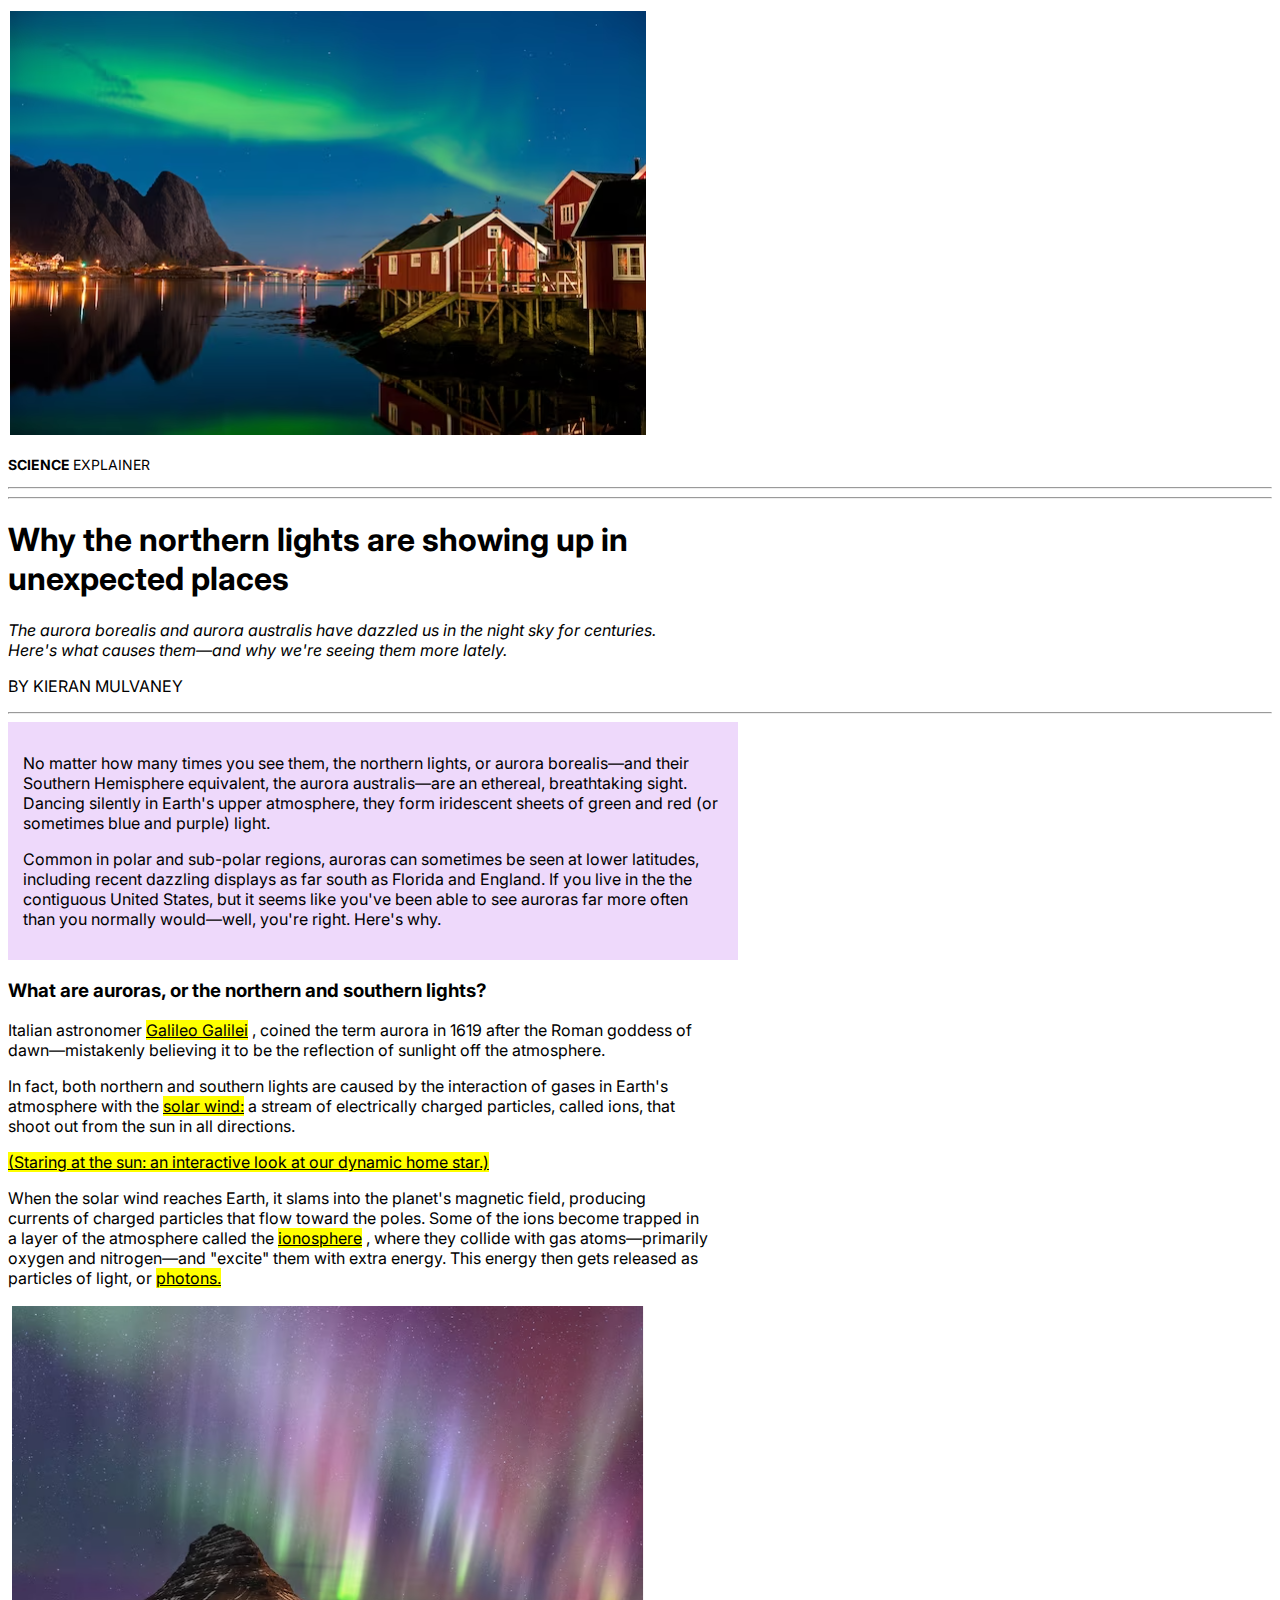
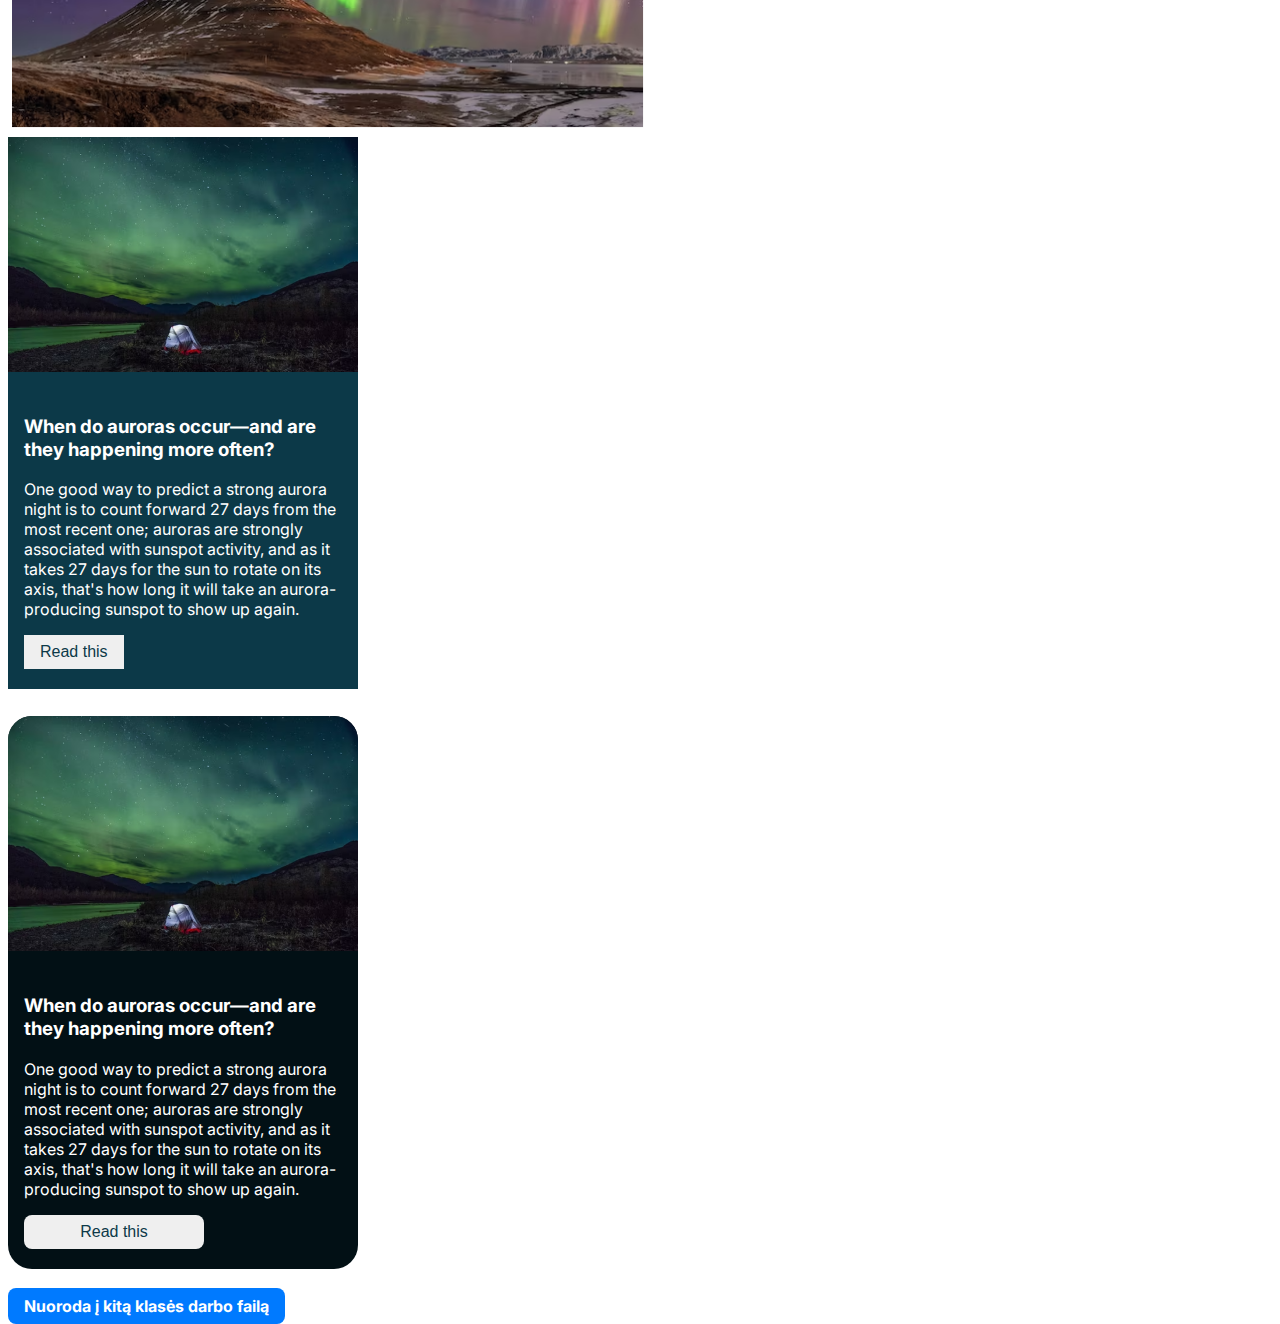
<file: 03-pamoka/index.html>
<!DOCTYPE html>
<html lang="en">
<head>
    <meta charset="UTF-8">
    <meta http-equiv="X-UA-Compatible" content="IE=edge">
    <meta name="viewport" content="width=device-width, initial-scale=1.0">
    <link rel="preconnect" href="https://fonts.googleapis.com">
    <link rel="preconnect" href="https://fonts.gstatic.com" crossorigin>
    <link href="https://fonts.googleapis.com/css2?family=Inter:wght@400;700&display=swap" rel="stylesheet">
    <title>03-pamoka</title>
    <style>
        .antraste{
            font-size: 14px;
        }
        img{
            width: 640px;
        }
        span{
        font-weight: 700;
        }
        p,h1,h2,h3,a{
            font-weight: 400;
            font-family: 'Inter', sans-serif;
        }
        a{
            background-color: yellow;
            color: black;
        }
        h1,h2,h3 {
            font-weight: 700;
        }
        .fonas{
            width: 734px;
            background: rgba(238, 217, 251, 1);
            padding: 15px;
        }
        .card-img{
            width: 100%;
        }
        .card{
            
            width: 350px;
            background-color: rgba(12, 57, 72, 1);
            color: white;          
        }
        button{
            color: rgba(12, 57, 72, 1);
            padding: 8px 16px;
            border-radius: 0px;
            font-size: 16px;
            font-weight: 500;
            border: none;

        }
        .apvali{
            border-radius: 24px;
            margin:27px 0px;
            background: rgba(2, 16, 21, 1);
            overflow: hidden;

        }
        .melini{
            background-color:rgba(0, 122, 255, 1);
            color: white;
            font-weight: 700;
            border-radius: 8px;
            padding: 8px 16px;
            text-decoration: none;
            margin: 60px 0px;
          }
    
        .apvalas{
            border-radius: 8px;
            width: 180px;
        }
        .tekstas{
            width: 700px;
        }
        .padingui{
            padding: 20px 16px;
        }

    </style>
</head>
<body>
    <img src="/03-pamoka/img/image 1.png" alt="šiaurės pašvaistė">
    <p class="antraste"><span>SCIENCE </span>  EXPLAINER</p>

    <hr>
    <hr>
    <h1 class="tekstas">Why the northern lights are showing up in unexpected places</h1>
    <p class="tekstas"> <i>The aurora borealis and aurora australis have dazzled us in the night sky for centuries. Here's what causes them—and why we're seeing them more lately.</i> </p>
    <p>BY KIERAN MULVANEY</p>
    <hr>
    <div class="fonas tekstas">
        <p>No matter how many times you see them, the northern lights, or aurora borealis—and their Southern Hemisphere equivalent, the aurora australis—are an ethereal, breathtaking sight. Dancing silently in Earth's upper atmosphere, they form iridescent sheets of green and red (or sometimes blue and purple) light.</p>
        <p>Common in polar and sub-polar regions, auroras can sometimes be seen at lower latitudes, including recent dazzling displays as far south as Florida and England. If you live in the the contiguous United States, but it seems like you've been able to see auroras far more often than you normally would—well, you're right. Here's why.</p>
        
    </div>
    <h3 class="tekstas">What are auroras, or the northern and southern lights?</h3>
    <p class="tekstas">Italian astronomer <a href="https://www.history.com/topics/inventions/galileo-galilei" target="_blank">Galileo Galilei</a> , coined the term aurora in 1619  after the Roman goddess of dawn—mistakenly believing it to be the reflection of sunlight off the atmosphere.</p>
    <p class="tekstas">
        In fact, both northern and southern lights are caused by the interaction of gases in Earth's atmosphere with the <a href="https://www.jpl.nasa.gov/nmp/st5/SCIENCE/solarwind.html#:~:text=The%20solar%20wind%20is%20created,lines%20that%20extend%20radially%20outward." target="_blank">solar wind:</a> a stream of electrically charged particles, called ions, that shoot out from the sun in all directions.
    </p>
    <a href="https://www.nationalgeographic.com/magazine/graphics/staring-at-the-sun-a-close-but-safe-look-at-our-home-star-feature" target="_blank">(Staring at the sun: an interactive look at our dynamic home star.)</a>
 <p class="tekstas">When the solar wind reaches Earth, it slams into the planet's magnetic field, producing currents of charged particles that flow toward the poles. Some of the ions become trapped in a layer of the atmosphere called the <a href="https://www.swpc.noaa.gov/phenomena/ionosphere" target="_blank">ionosphere</a> , where they collide with gas atoms—primarily oxygen and nitrogen—and "excite" them with extra energy. This energy then gets released as particles of light, or <a href="https://www.symmetrymagazine.org/article/what-is-a-photon?language_content_entity=und" target="_blank">photons.</a> </p>
 <img src="/03-pamoka/img/image 2.png" alt="aurora">

 <div class="card">
    <img  class="card-img" src="/03-pamoka/img/image 3.png" alt="">
    <div class="padingui">
        <h3>When do auroras occur—and are they happening more often?</h3>
        <p>One good way to predict a strong aurora night is to count forward 27 days from the most recent one; auroras are strongly associated with sunspot activity, and as it takes 27 days for the sun to rotate on its axis, that's how long it will take an aurora-producing sunspot to show up again.</p>
        <button>Read this</button>
    </div>
 </div>

 <div class="card apvali">
    <img class="card-img" src="/03-pamoka/img/image 3.png" alt="">
    <div class="padingui">
    <h3>When do auroras occur—and are they happening more often?</h3>
    <p>One good way to predict a strong aurora night is to count forward 27 days from the most recent one; auroras are strongly associated with sunspot activity, and as it takes 27 days for the sun to rotate on its axis, that's how long it will take an aurora-producing sunspot to show up again.</p>
    <button class="apvalas">Read this</button>
    </div>
 </div>
 <a class="melini " href="/03-pamoka/kitas03.html">Nuoroda į kitą klasės darbo failą</a>
 
   
</body>
</html>
</file>
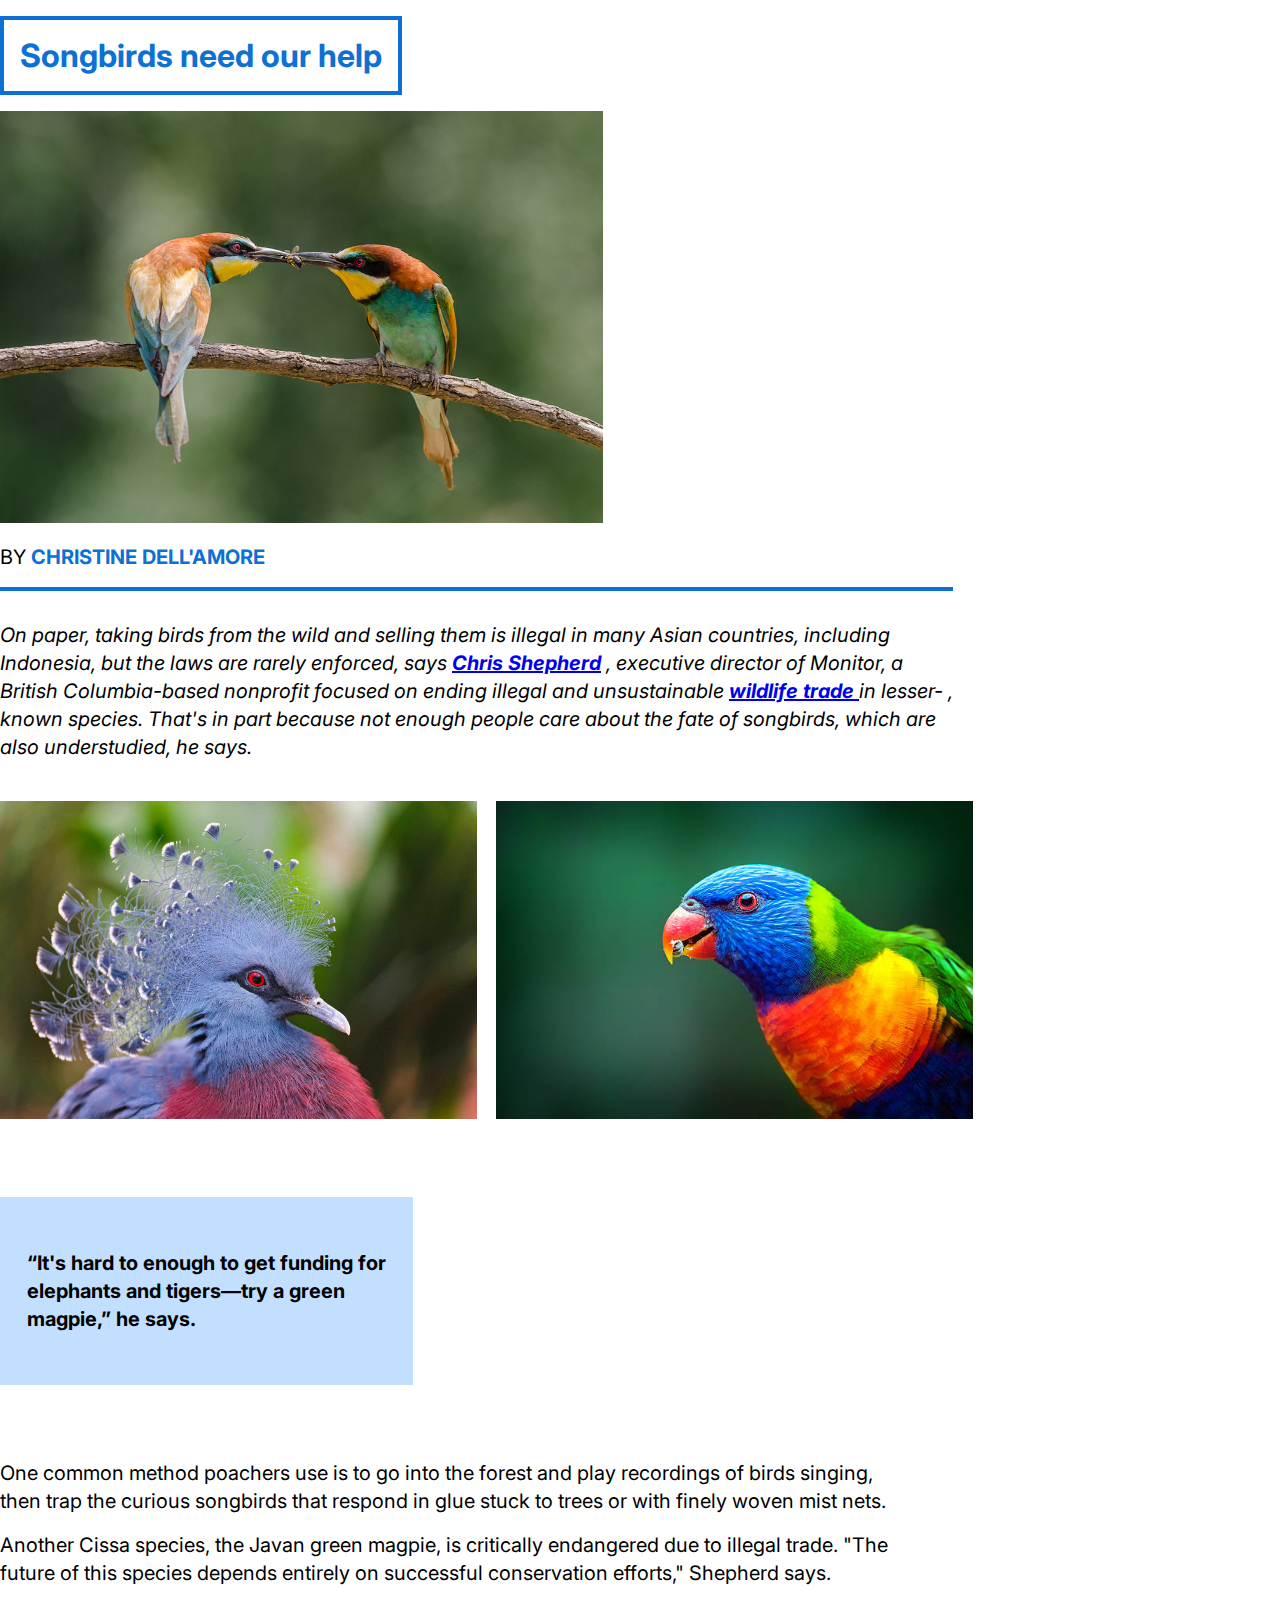
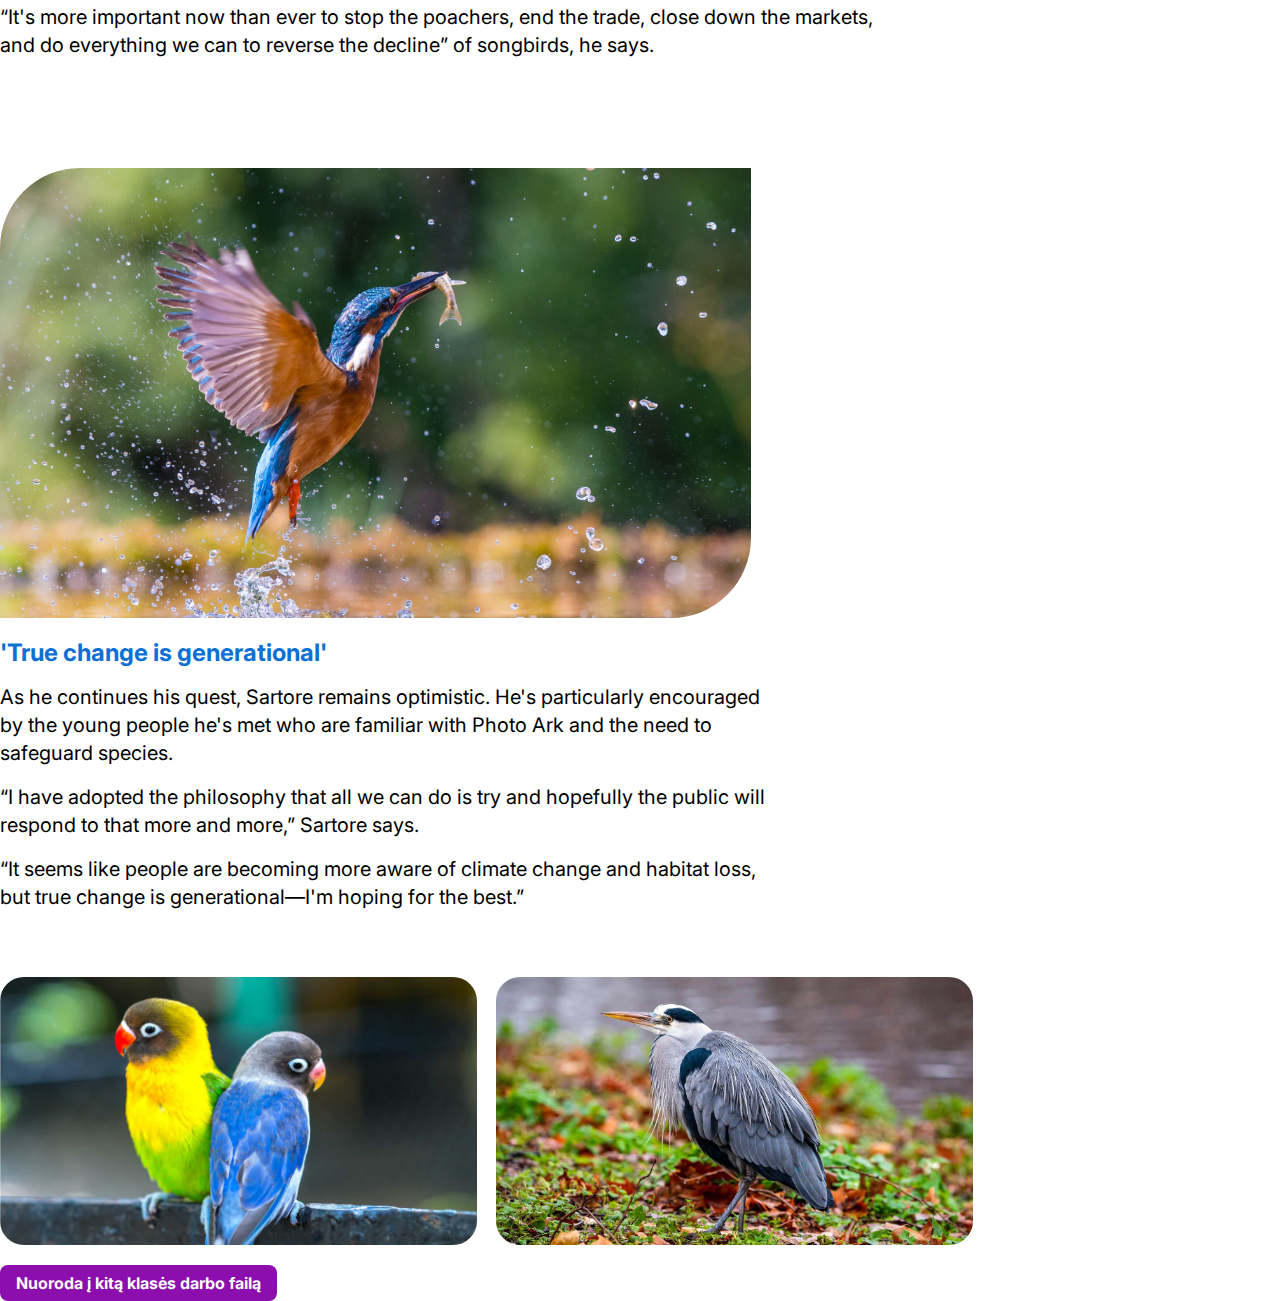
<file: 04-pamoka/index.html>
<!DOCTYPE html>
<html lang="en">
<head>
    <meta charset="UTF-8">
    <meta http-equiv="X-UA-Compatible" content="IE=edge">
    <meta name="viewport" content="width=device-width, initial-scale=1.0">
    <link rel="preconnect" href="https://fonts.googleapis.com">
    <link rel="preconnect" href="https://fonts.gstatic.com" crossorigin>
    <link href="https://fonts.googleapis.com/css2?family=Inter:wght@400;700&display=swap" rel="stylesheet">
    <link rel="stylesheet" href="/04-pamoka/style.css">
    <title>04 pamoka</title>
</head>
<body>
    <h1>Songbirds need our help</h1>
    <img src="/04-pamoka/img/img1.jpg" alt="two birds eating bee">
    <p>BY <span>CHRISTINE DELL'AMORE</span> </p>
    <div class="line"></div>
    <p> <i>On paper, taking birds from the wild and selling them is illegal in many Asian countries, including <br>
        Indonesia, but the laws are rarely enforced, says <a href="https://mcrsociety.org/about-us/our-team/"  target="_blank">Chris Shepherd</a> , executive director of Monitor, a <br>
        British Columbia-based nonprofit focused on ending illegal and unsustainable <a href="https://www.nationalgeographic.com/animals/article/poaching-animals?loggedin=true&rnd=1684269614066"  target="_blank">wildlife trade </a> in lesser- ,<br>
        known species. That's in part because not enough people care about the fate of songbirds, which are <br>
         also understudied, he says.</i></p>

    <div class="pics2">
        <img src="/04-pamoka/img/img2.jpg" alt="Victoria Crowned Pigeon">
        <img src="/04-pamoka/img/img3.jpg" alt="parrot">
    </div>
    <div class="qoute">
        <p><b>“It's hard to enough to get funding for <br> elephants and tigers—try a green <br> magpie,” he says.</b></p>
    </div>
    <article class="size-897px">
        <p> One common method poachers use is to go into the forest and play recordings of birds singing, then trap the curious songbirds that respond in glue stuck to trees or with finely woven mist nets.</p>
        <p>Another Cissa species, the Javan green magpie, is critically endangered due to illegal trade. "The future of this species depends entirely on successful conservation efforts," Shepherd says. </p>
        <p>“It's more important now than ever to stop the poachers, end the trade, close down the markets, and do everything we can to reverse the decline” of songbirds, he says.</p>        
    </article>
    <img class="round-80px" src="/04-pamoka/img/img4.jpg" alt=" kingfisher flying with its prey ">
    <h2>'True change is generational'</h2>
    <article class="size-781px">
        <p> As he continues his quest, Sartore remains optimistic. He's particularly encouraged by the young people he's met who are familiar with Photo Ark and the need to safeguard species.</p>
        <p> “I have adopted the philosophy that all we can do is try and hopefully the public will respond to that more and more,” Sartore says.</p>
        <p>“It seems like people are becoming more aware of climate change and habitat loss, but true change is generational—I'm hoping for the best.”</p>        
    </article>
    <div class="pics2 round">
        <img src="/04-pamoka/img/img5.jpg" alt="two parrots yellow and blue">
        <img src="/04-pamoka/img/img6.jpg" alt="Great blue heron">
    </div>
    <a class="button" href="/04-pamoka/kitas04.html">Nuoroda į kitą klasės darbo failą</a>

</body>
</html>
</file>
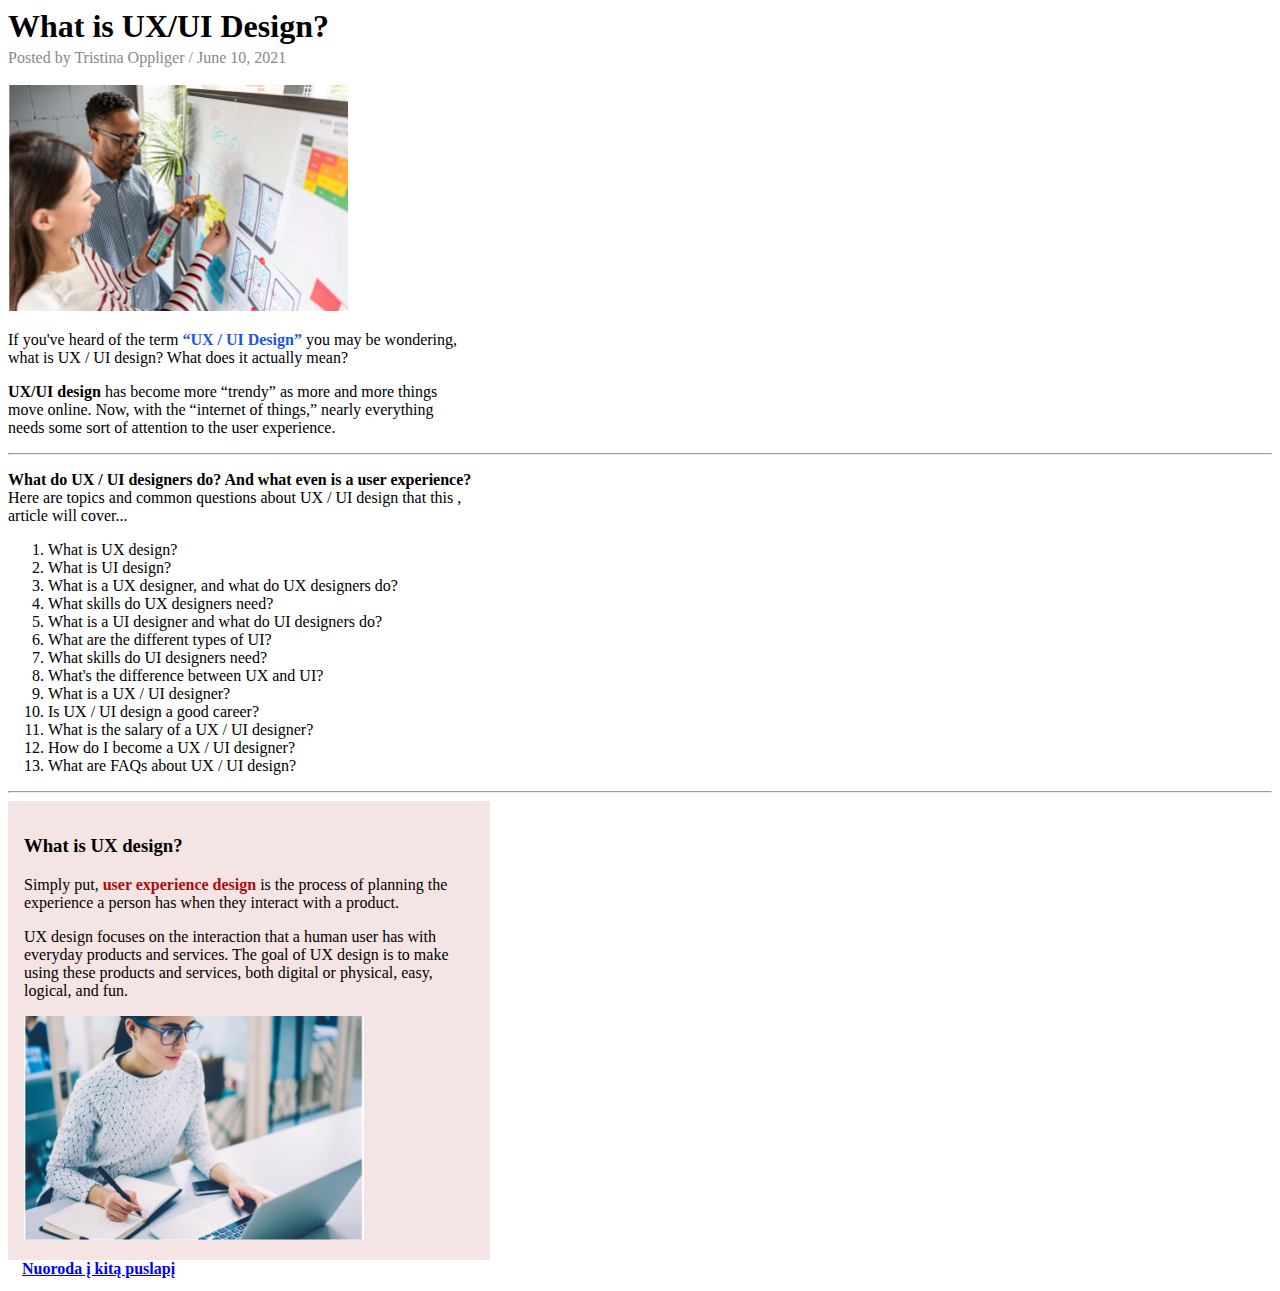
<file: antra pamoka/index.html>
<!DOCTYPE html>
<html lang="en">
<head>
    <meta charset="UTF-8">
    <meta http-equiv="X-UA-Compatible" content="IE=edge">
    <meta name="viewport" content="width=device-width, initial-scale=1.0">
    <title>02-pamoka</title>
</head>
<body>
    <h1 style="margin: 0px; padding-bottom: 4px;">What is UX/UI Design?</h1>
    <p style="color:rgba(136, 136, 136, 1); font-weight: 400;padding-top: 0px; margin:0px; margin-bottom: 18px;">Posted by Tristina Oppliger / June 10, 2021 </p>
    <img src="/antra pamoka/img/image 1.png" style="width: 340px;" alt="ux designers">
    <p>If you've heard of the term <span style="color:rgba(30, 85, 227, 1) ; font-weight: 700;">“UX / UI Design”</span>  you may be wondering, <br> what is UX / UI design? What does it actually mean?</p>
 <p><span style="font-weight: 700;"> UX/UI design</span> has become more “trendy” as more and more things <br> move online. Now, with the “internet of things,” nearly everything <br> needs some sort of attention to the user experience.</p>
   <hr>
 <p> <span style="font-weight: 700;">What do UX / UI designers do? And what even is a user experience?</span><br>
        Here are topics and common questions about UX / UI design that this ,<br> article will cover...</p>
    <ol>
        <li>What is UX design?</li>
        <li>What is UI design?</li>
        <li>What is a UX designer, and what do UX designers do?</li>
        <li>What skills do UX designers need?</li>
        <li>What is a UI designer and what do UI designers do?</li>
        <li>What are the different types of UI?</li>
        <li>What skills do UI designers need?</li>
        <li>What's the difference between UX and UI?</li>
        <li>What is a UX / UI designer?</li>
        <li>Is UX / UI design a good career?</li>
        <li>What is the salary of a UX / UI designer?</li>
        <li>How do I become a UX / UI designer?</li>
        <li>What are FAQs about UX / UI design?</li>
    </ol>
    <hr>
    <div style="background-color: rgba(245, 228, 228, 1); width: 450px; padding: 16px;">  
    <h3>What is UX design?</h3>
    <p>Simply put, <span style="font-weight: 700; color: rgba(175, 11, 11, 1);"> user experience design</span> is the process of planning the experience a person has when they interact with a product.</p>
    <p>UX design focuses on the interaction that a human user has with everyday products and services. The goal of UX design is to make using these products and services, both digital or physical, easy, logical, and fun.</p>
    <img src="/antra pamoka/img/image 2.png" style="width: 340px;" alt="women working with laptop"></div>
    <a href="/antra pamoka/kitaspuslapis.html" style="font-weight: 700; color: blue; padding:14px;">Nuoroda į kitą puslapį</a>
</body>
</html>
</file>
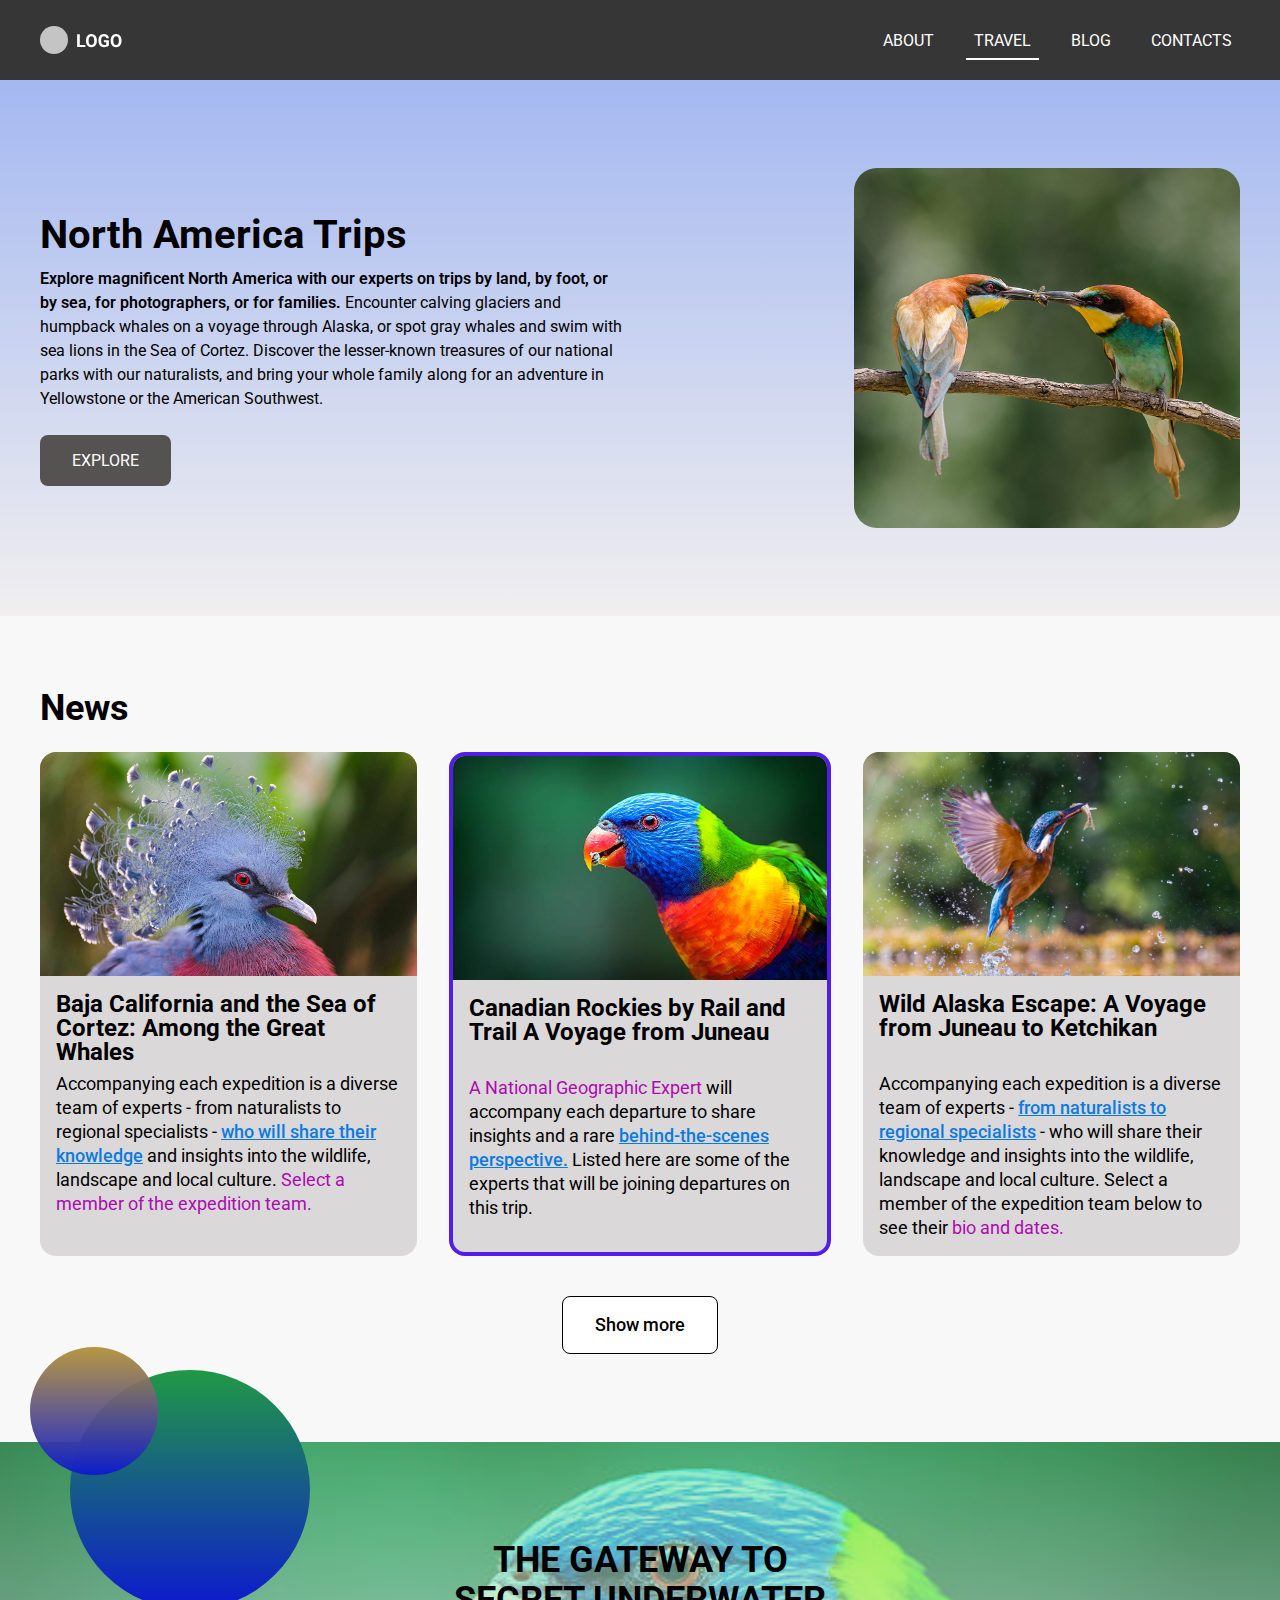
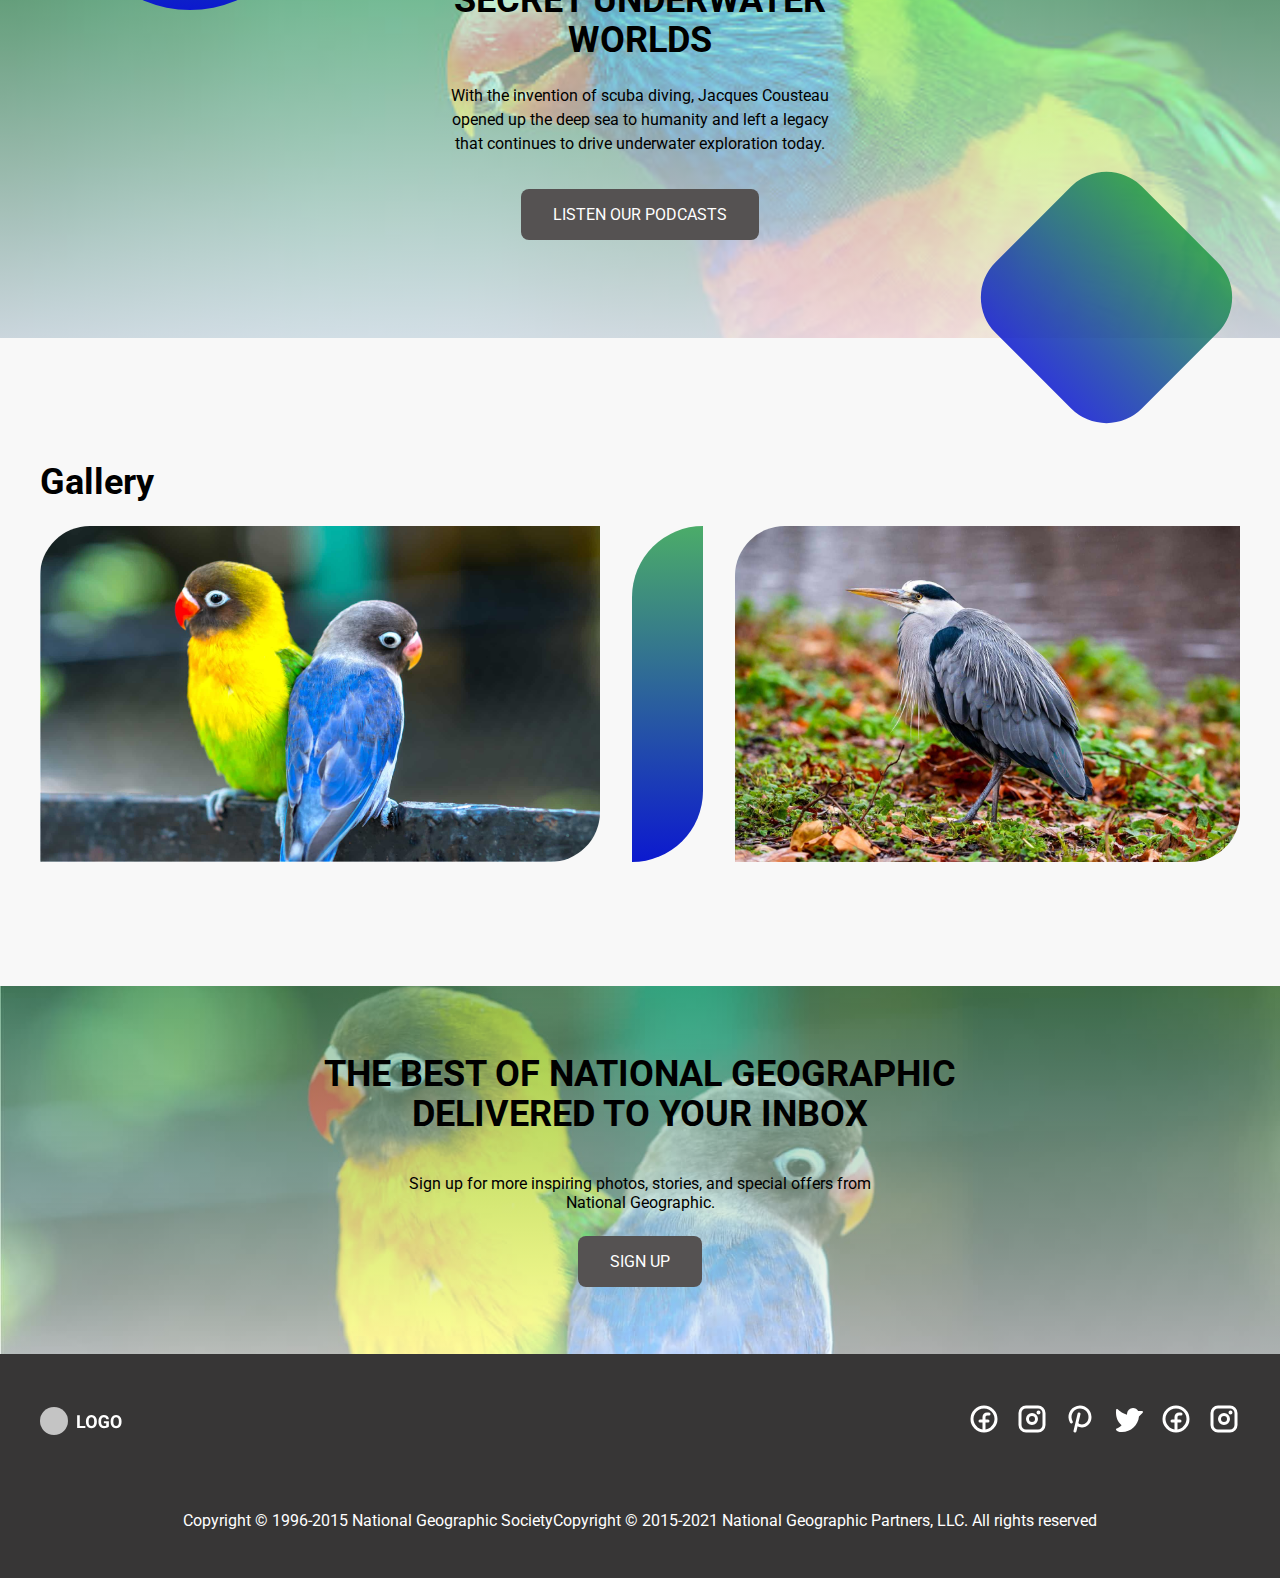
<file: atsiskaitymas_Zmitravičiūtė/index.html>
<!DOCTYPE html>
<html lang="en">
  <head>
    <meta charset="UTF-8" />
    <meta http-equiv="X-UA-Compatible" content="IE=edge" />
    <meta name="viewport" content="width=device-width, initial-scale=1.0" />
    <title>Atsiskaitymas</title>

    <link rel="preconnect" href="https://fonts.googleapis.com" />
    <link rel="preconnect" href="https://fonts.gstatic.com" crossorigin />
    <link
      href="https://fonts.googleapis.com/css2?family=Roboto:wght@400;500;700&display=swap"
      rel="stylesheet"
    />
    <link rel="stylesheet" href="style.css" />
  </head>

  <body>
    <header>
      <nav>
        <div class="container">
          <img src="img/Logo.svg" alt="Logotipas" />
          <ul class="links">
            <li><a target="_blank" href="about.html">ABOUT</a></li>
            <li><a class="active" href="index.html">TRAVEL</a></li>
            <li><a target="_blank" href="blog.html">BLOG</a></li>
            <li><a target="_blank" href="contacts.html">CONTACTS</a></li>
          </ul>
        </div>
      </nav>
      <div class="hero">
        <div class="container">
          <div class="hero-content">
            <h1>North America Trips</h1>
            <p>
              <span
                >Explore magnificent North America with our experts on trips by
                land, by foot, or by sea, for photographers, or for families. </span
              >Encounter calving glaciers and humpback whales on a voyage
              through Alaska, or spot gray whales and swim with sea lions in the
              Sea of Cortez. Discover the lesser-known treasures of our national
              parks with our naturalists, and bring your whole family along for
              an adventure in Yellowstone or the American Southwest.
            </p>
            <a class="btn" href="">EXPLORE</a>
          </div>
          <img src="img/img1.jpg" alt="" />
        </div>
      </div>
    </header>
    <!-- news section -->
    <section class="news-section">
      <div class="container">
        <h2>News</h2>
        <div class="cards-wrapper">
          <div class="card">
            <img src="img/img2.jpg" alt="" />
            <article>
              <h3>
                Baja California and the Sea of Cortez: Among the Great Whales
              </h3>
              <p>
                Accompanying each expedition is a diverse team of experts - from
                naturalists to regional specialists -
                <a href=""> who will share their knowledge</a> and insights into
                the wildlife, landscape and local culture.
                <span>Select a member of the expedition team.</span>
              </p>
            </article>
          </div>

          <div class="card middle">
            <img src="img/img3.jpg" alt="" />
            <article>
              <h3>Canadian Rockies by Rail and Trail A Voyage from Juneau</h3>
              <p>
                <span>A National Geographic Expert</span> will accompany each
                departure to share insights and a rare
                <a href="">behind-the-scenes perspective.</a> Listed here are
                some of the experts that will be joining departures on this
                trip.
              </p>
            </article>
          </div>

          <div class="card">
            <img src="img/img4.jpg" alt="" />
            <article>
              <h3>Wild Alaska Escape: A Voyage from Juneau to Ketchikan</h3>
              <p>
                Accompanying each expedition is a diverse team of experts -
                <a href="">from naturalists to regional specialists</a> - who
                will share their knowledge and insights into the wildlife,
                landscape and local culture. Select a member of the expedition
                team below to see their <span>bio and dates.</span>
              </p>
            </article>
          </div>
        </div>
        <div class="more">
          <a class="secondary-btn" href="">Show more</a>
        </div>
      </div>
    </section>
    <!-- Podcast section -->
    <section class="Podcast-section">
      <div class="podcast-content">
        <h2>THE GATEWAY TO SECRET UNDERWATER WORLDS</h2>
        <p>
          With the invention of scuba diving, Jacques Cousteau opened up the
          deep sea to humanity and left a legacy that continues to drive
          underwater exploration today.
        </p>
        <a class="btn" href="">Listen our podcasts</a>
      </div>
      <div class="circle">
        <div class="circle sm"></div>
      </div>
      <div class="round-squore"></div>
    </section>
    <!-- Galery section -->
    <section class="galery-section">
      <div class="container">
        <h2>Gallery</h2>

        <div class="galery-content">
          <img src="img/img5.jpg" alt="" class="img-round" />
          <div class="color-block-round"></div>
          <img src="img/img6.jpg" alt="" class="img-round" />
        </div>
      </div>
    </section>
    <!-- Nesletter section -->
    <section class="Newsletter-section">
      <div class="container">
        <h2>THE BEST OF NATIONAL GEOGRAPHIC DELIVERED TO YOUR INBOX</h2>
        <p>
          Sign up for more inspiring photos, stories, and special offers from
          National Geographic.
        </p>
        <a class="btn" href="">sign up</a>
      </div>
    </section>
    <footer>
      <div class="container">
        <div class="logoandsocial">
          <img src="img/Logo.svg" alt="Logo" />
          <div class="social-media">
            <a href=""><img src="icons/facebook-logo-bold.svg" alt="" /></a>
            <a href=""><img src="icons/instagram-logo-bold.svg" alt="" /></a>
            <a href=""><img src="icons/pinterest-logo-bold.svg" alt="" /></a>
            <a href=""><img src="icons/twitter-logo-fill.svg" alt="" /></a>
            <a href=""><img src="icons/facebook-logo-bold.svg" alt="" /></a>
            <a href=""><img src="icons/instagram-logo-bold.svg" alt="" /></a>
          </div>
        </div>
        <div class="copyrigth">
          <p>
            Copyright &copy 1996-2015 National Geographic SocietyCopyright &copy
            2015-2021 National Geographic Partners, LLC. All rights reserved
          </p>
        </div>
      </div>
    </footer>
  </body>
</html>
</file>
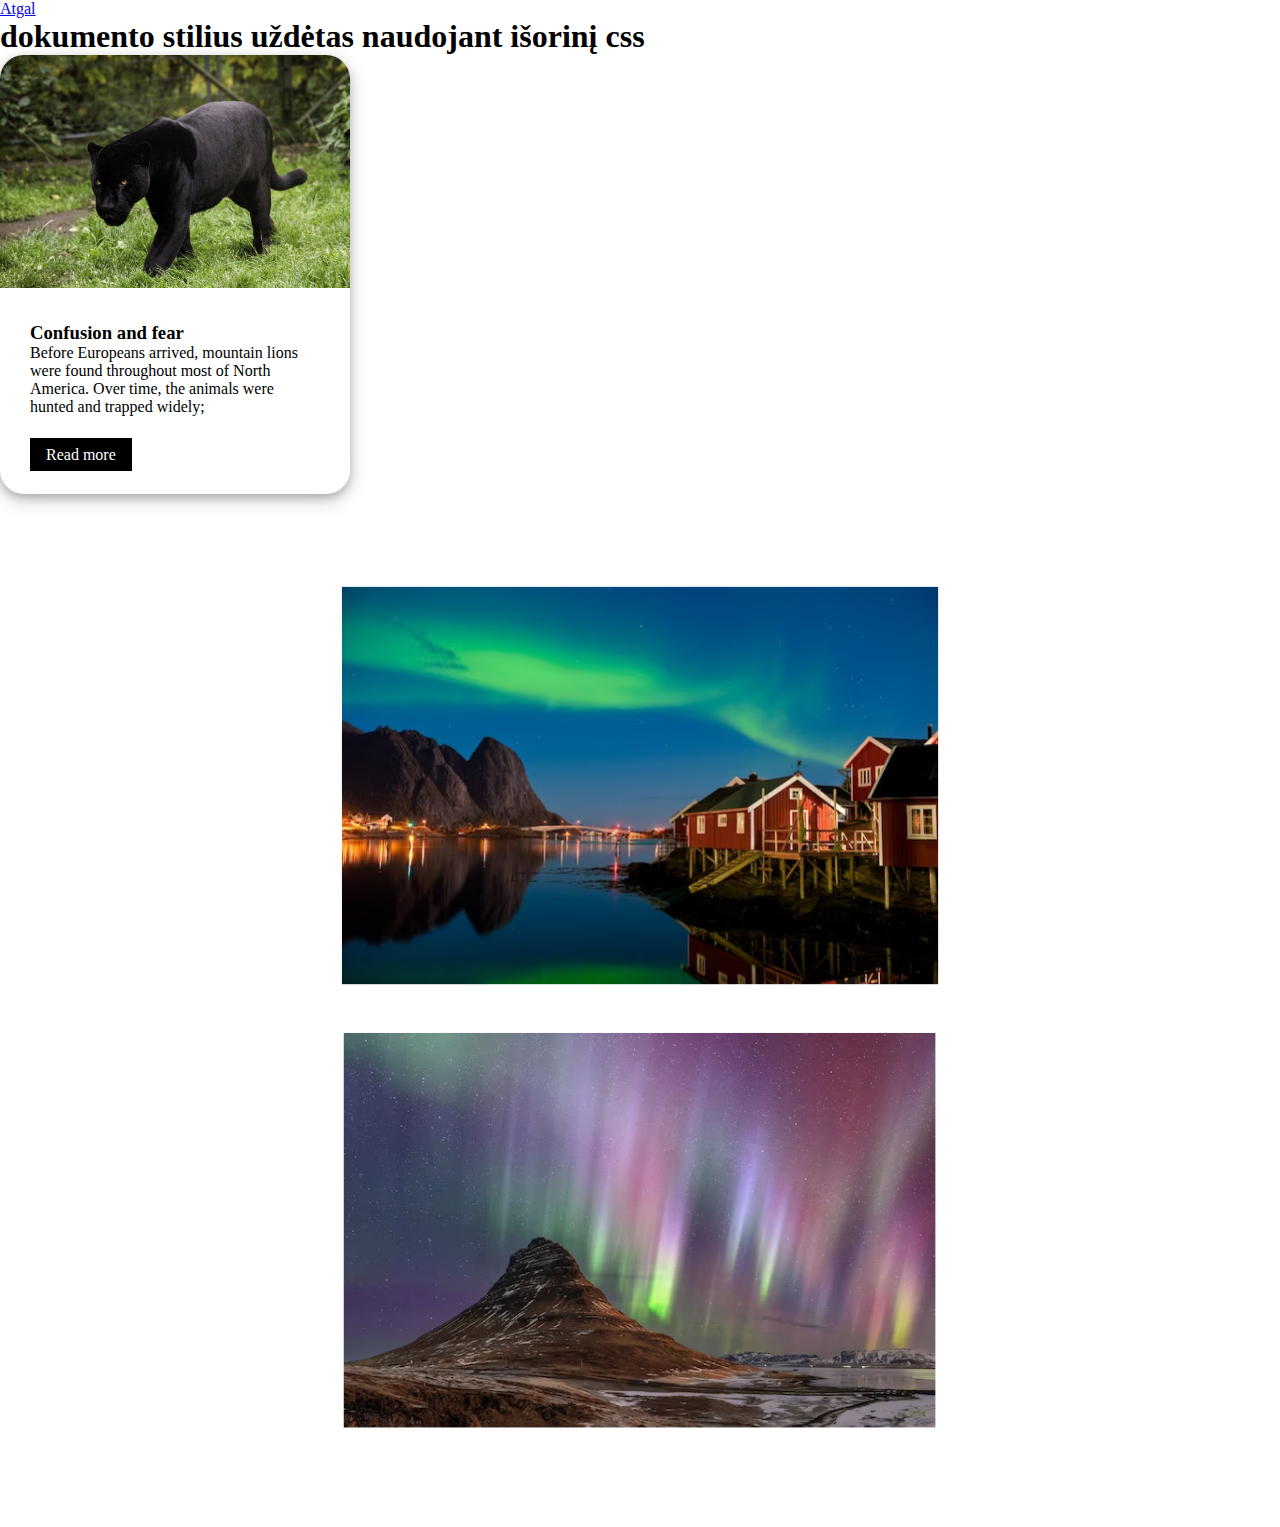
<file: 03-pamoka/kitas03.html>
<!DOCTYPE html>
<html lang="en">
<head>
    <meta charset="UTF-8">
    <meta http-equiv="X-UA-Compatible" content="IE=edge">
    <meta name="viewport" content="width=device-width, initial-scale=1.0">
    <link rel="stylesheet" href="/03-pamoka/style.css">
    <title>isorinis</title>
</head>
<body>
    <!-- dirbsime su išoriniu failu -->
    <a href="/03-pamoka/index.html">Atgal</a>
    <h1>dokumento stilius uždėtas naudojant išorinį css</h1>
    <!-- kortelės blokas -->
    <div class="card-black">
        <img src="/03-pamoka/img/Black-Panther-Animal-featured-image.jpg" alt="panther">
        <article>
            <h3>Confusion and fear</h3>
            <p>
                Before Europeans arrived, mountain lions were found throughout most of North America. Over time, the animals were hunted and trapped widely; 
            </p>
            <a class="button" href="#">Read more</a>
        </article>
    </div>
     <div class="imgflex">
        <img src="/03-pamoka/img/image 1.png" alt="">
        <img src="/03-pamoka/img/image 2.png" alt="">
     </div>


</body>
</html>
</file>
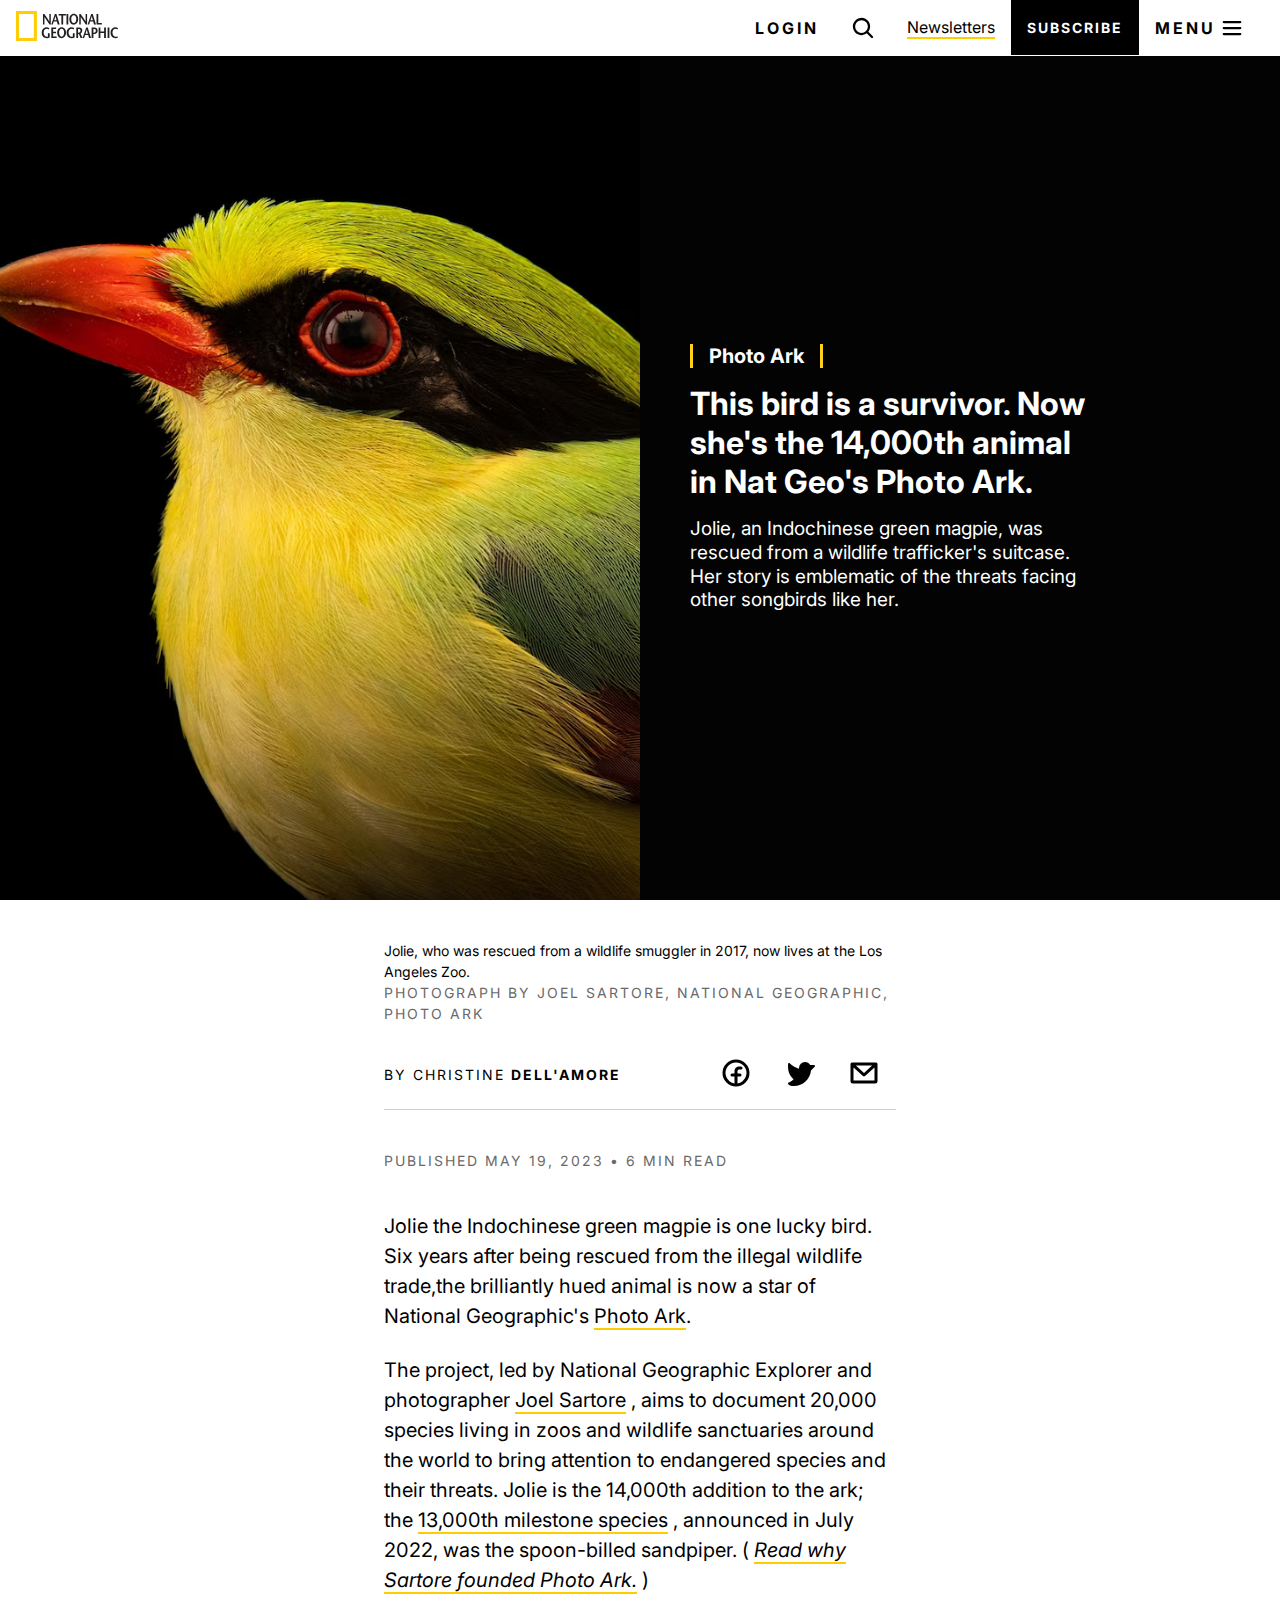
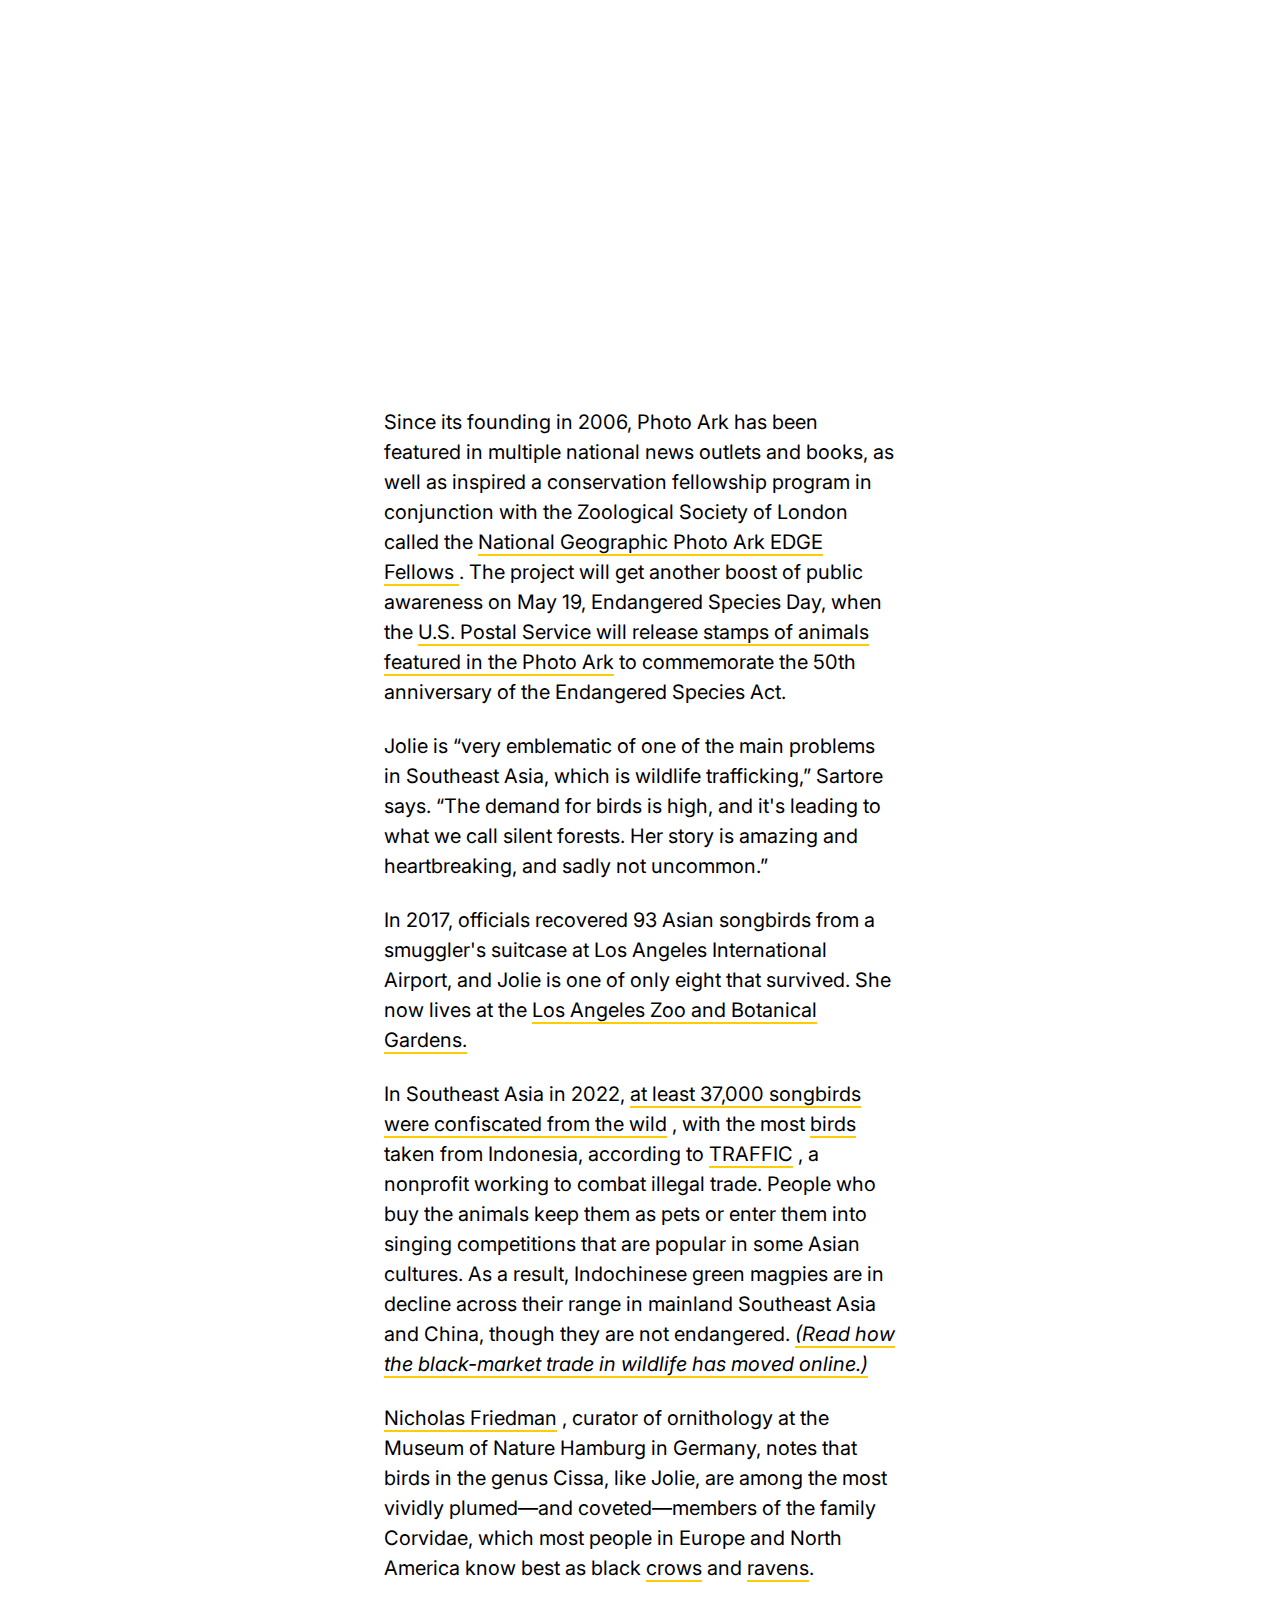
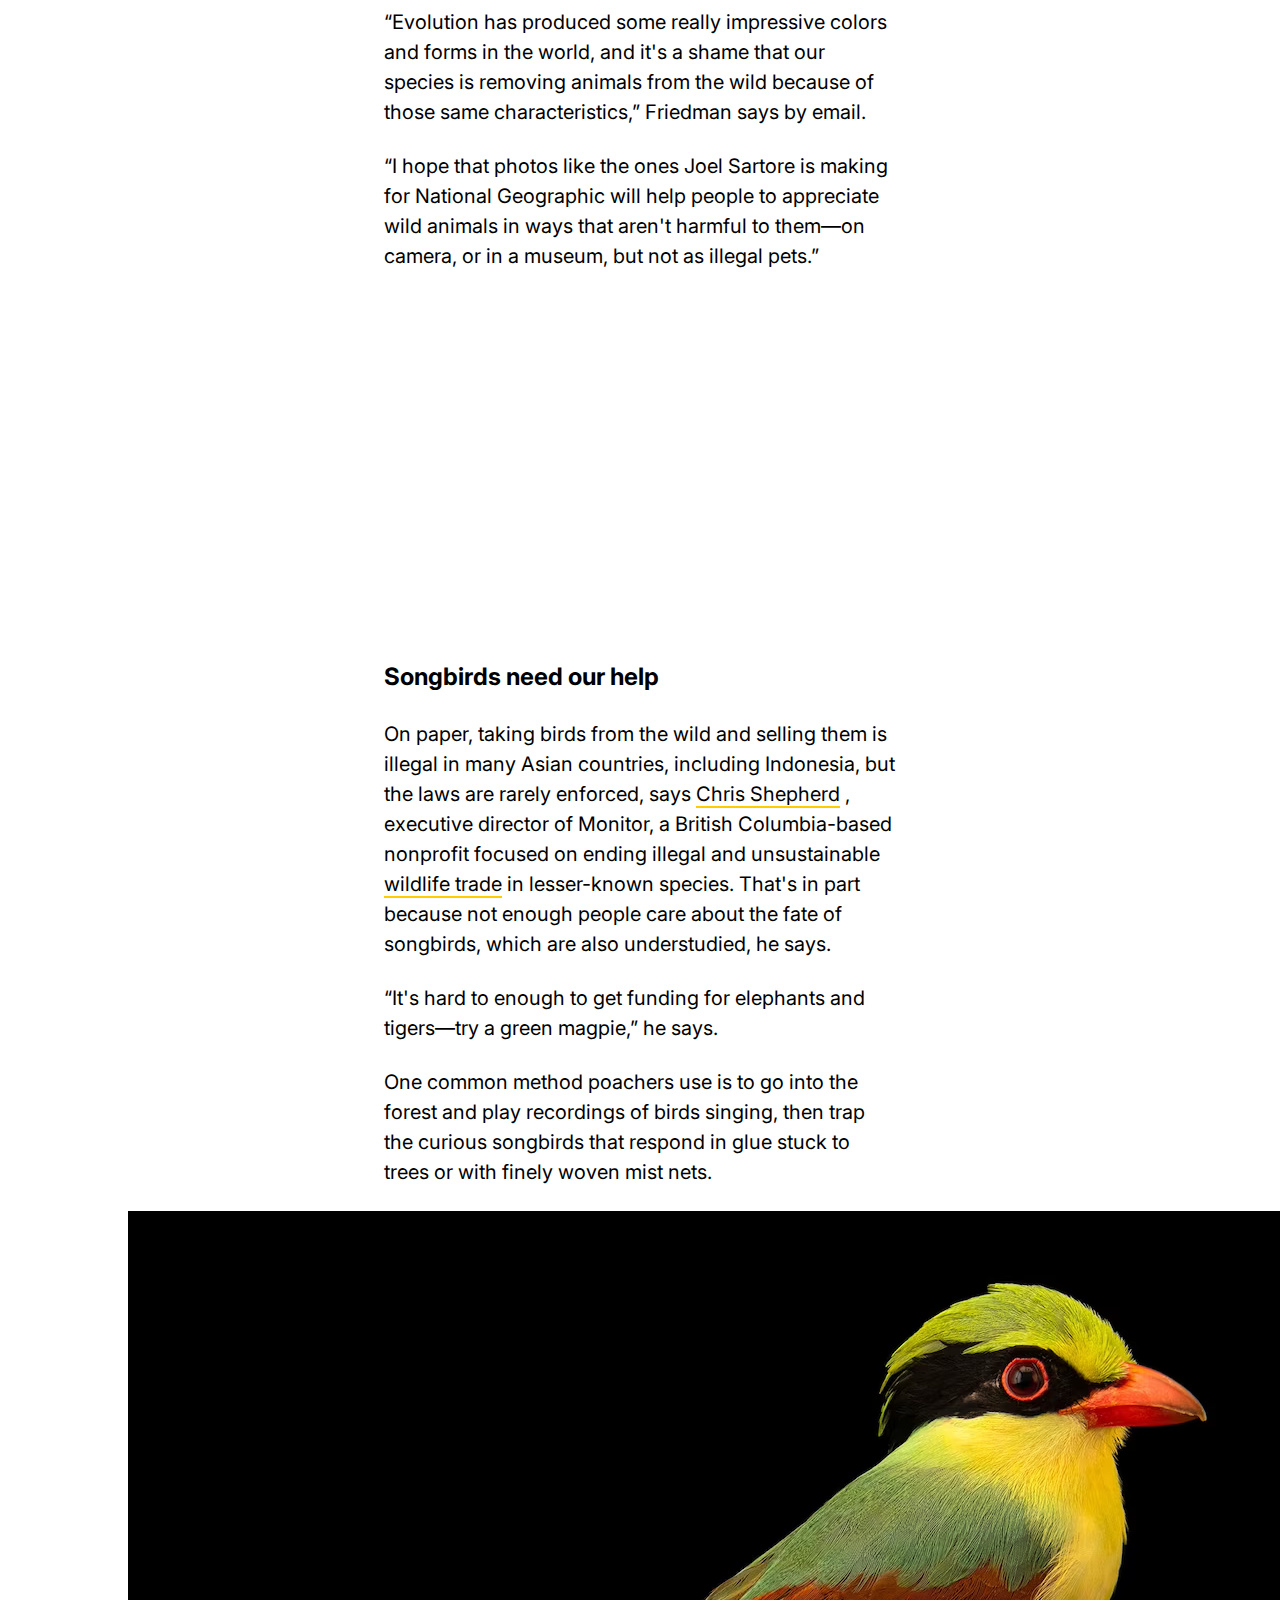
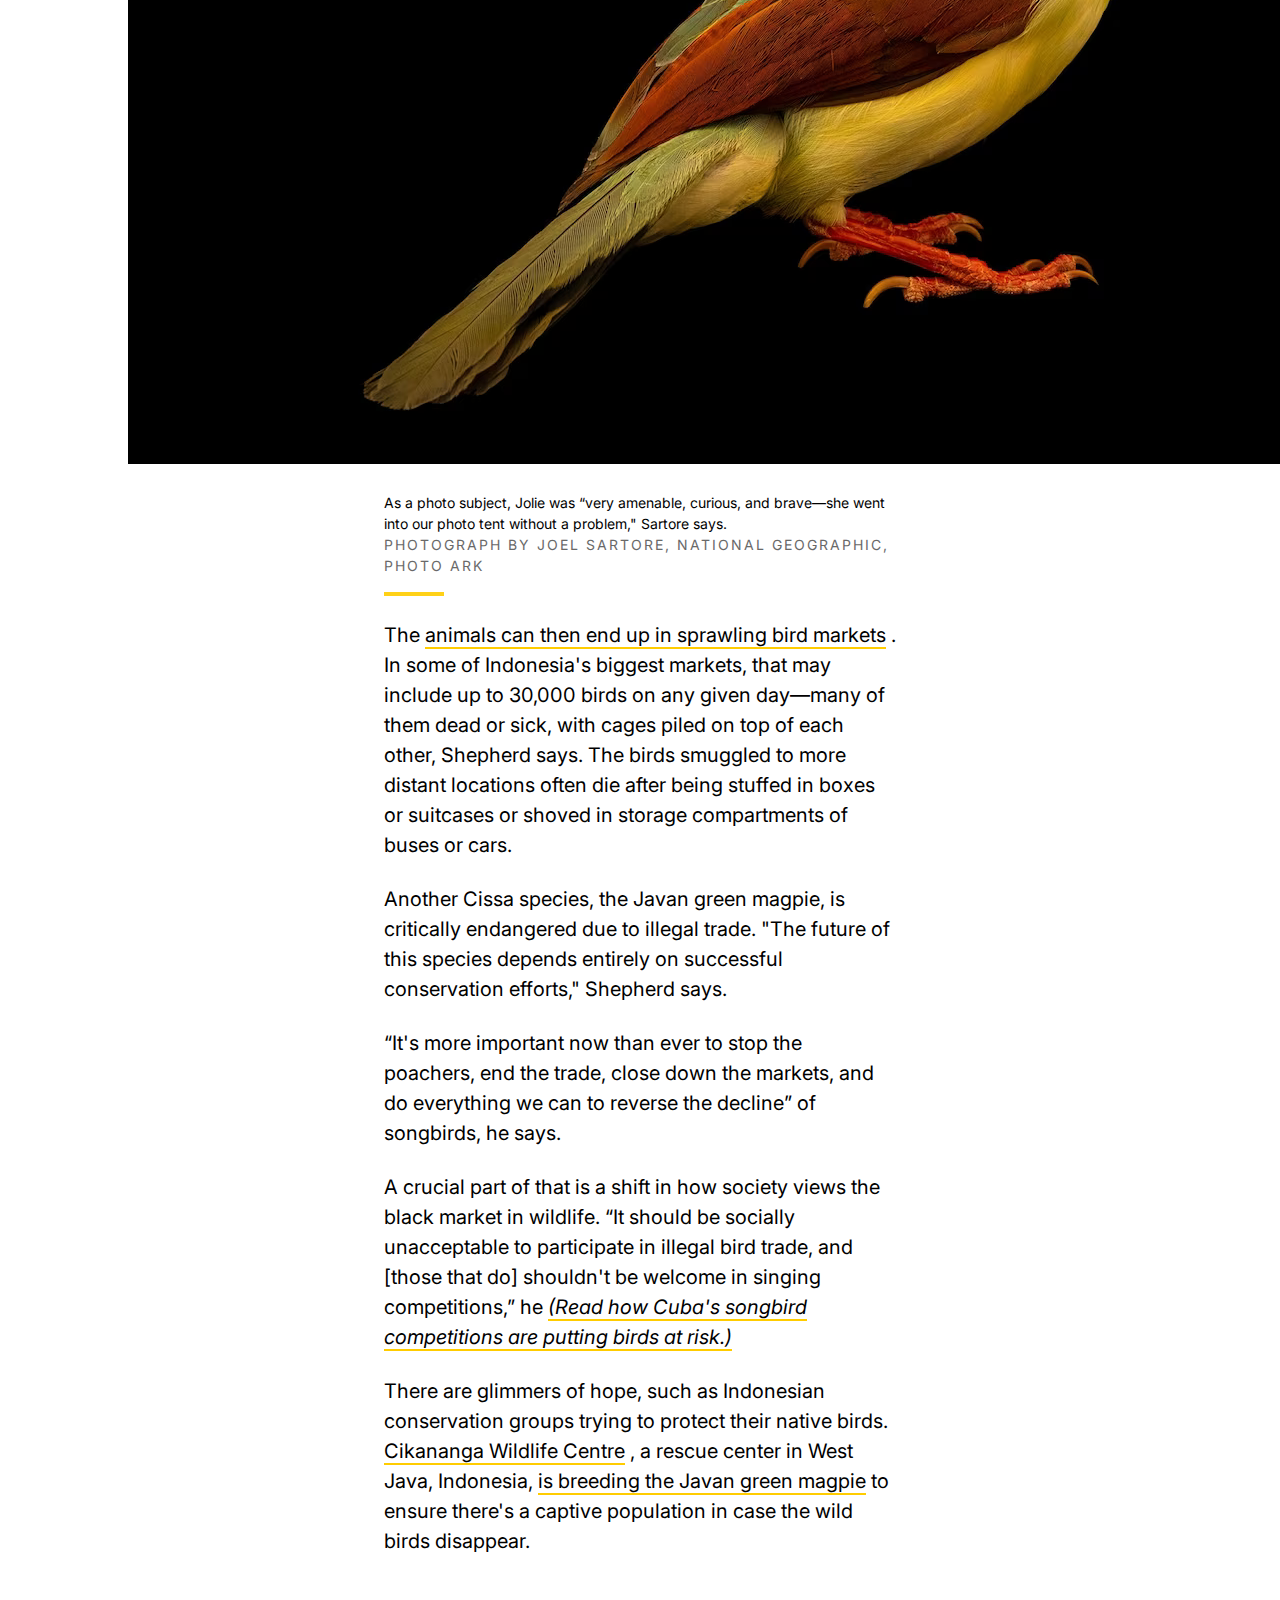
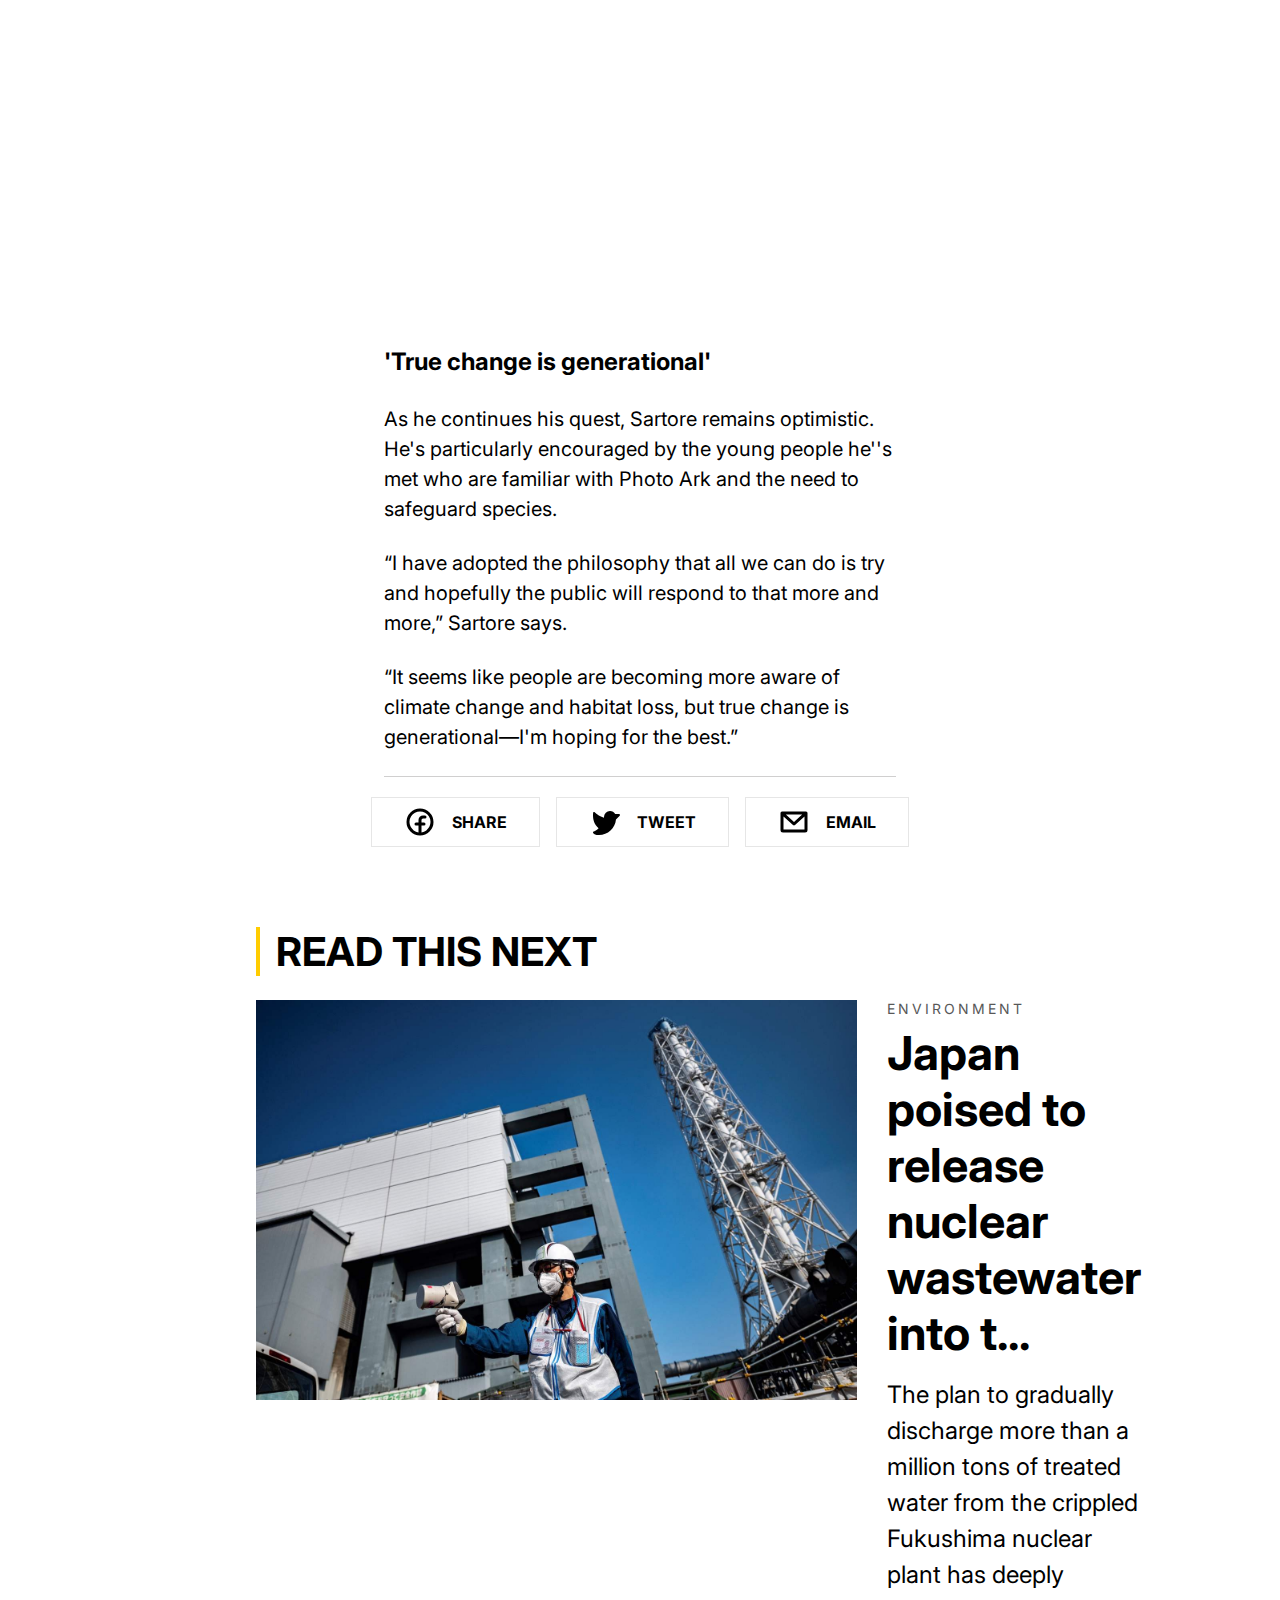
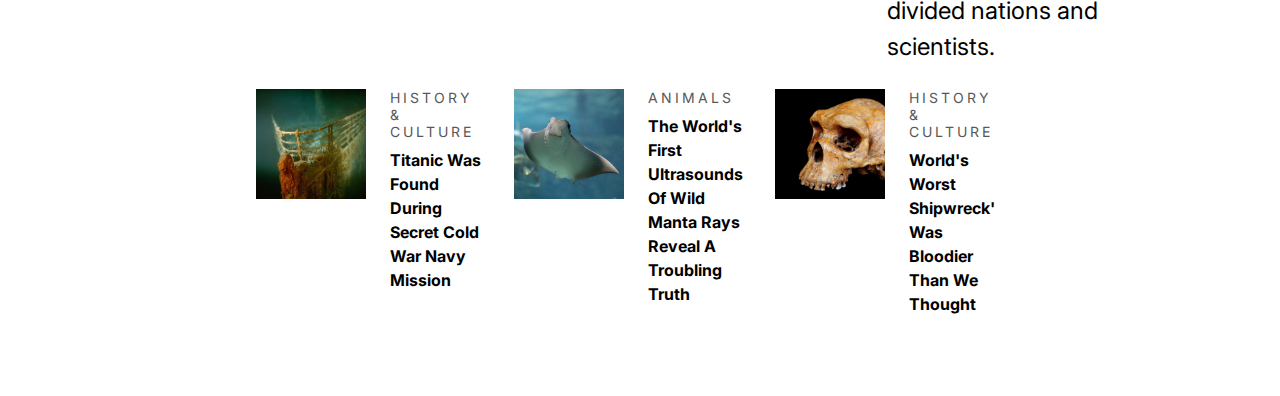
<file: 04-pamoka/kitas04.html>
<!DOCTYPE html>
<html lang="en">
<head>
    <meta charset="UTF-8">
    <meta http-equiv="X-UA-Compatible" content="IE=edge">
    <meta name="viewport" content="width=device-width, initial-scale=1.0">
    <link rel="stylesheet" href="/04-pamoka/style2.css">
    <link rel="preconnect" href="https://fonts.googleapis.com">
    <link rel="preconnect" href="https://fonts.gstatic.com" crossorigin>
    <link href="https://fonts.googleapis.com/css2?family=Inter:wght@400;700&display=swap" rel="stylesheet">
    <title>National geographic</title>
</head>
<body>
    <header>
        <nav>
            <a href="https://www.nationalgeographic.com/animals/article/photo-ark-magpies-illegal-wildlife-trade" target="_blank" ><img src="/04-pamoka/img2/download.svg" alt="logotipas" class="site-logo" style="height: 30px;"></a> 
            <ol class="menu-items">
                <li><a class="bold fade" href="">Login</a></li>
                <li><a class="fade" href="">
                    <svg xmlns="http://www.w3.org/2000/svg" viewBox="0 0 256 256"><path d="M232.49,215.51,185,168a92.12,92.12,0,1,0-17,17l47.53,47.54a12,12,0,0,0,17-17ZM44,112a68,68,0,1,1,68,68A68.07,68.07,0,0,1,44,112Z"></path></svg>
                </a></li>
                <li><a href=""><p class="link-yellow link">Newsletters</p>  </a></li>
                <li><a href="" class="active">Subscribe</a></li>
                <li><a href="" class="fade" ><p class="bold">Menu</p> 
                    <svg xmlns="http://www.w3.org/2000/svg" width="32" height="32" fill="#ffffff" viewBox="0 0 256 256"><path d="M228,128a12,12,0,0,1-12,12H40a12,12,0,0,1,0-24H216A12,12,0,0,1,228,128ZM40,76H216a12,12,0,0,0,0-24H40a12,12,0,0,0,0,24ZM216,180H40a12,12,0,0,0,0,24H216a12,12,0,0,0,0-24Z"></path></svg>
                </a></li>
            </ol>
        </nav>
        <div class="hero">
            <div class="image"></div>
            <div class="text">
                <a href="">Photo Ark</a>
                <h1>This bird is a survivor. Now she's the 14,000th animal in Nat Geo's Photo Ark.</h1>
                <p>Jolie, an Indochinese green magpie, was rescued from a wildlife trafficker's suitcase.
                     Her story is emblematic of the threats facing other songbirds like her.</p>
            </div>
        </div>
    </header>

    <section class= "main-content">
    <article>
        <p class="photo-heading">Jolie, who was rescued from a wildlife smuggler in 2017, now lives at the Los Angeles Zoo. <br>
           <Span>Photograph By Joel Sartore, National Geographic, Photo Ark</Span></p>
          <div class="share"><p class="author">By Christine <b>Dell'Amore</b></p> 
            <div class="socmedia">
           
            <a href=""> <svg xmlns="http://www.w3.org/2000/svg" width="32" height="32" fill="#ffffff" viewBox="0 0 256 256"><path d="M128,20A108,108,0,1,0,236,128,108.12,108.12,0,0,0,128,20Zm12,191.13V156h20a12,12,0,0,0,0-24H140V112a12,12,0,0,1,12-12h16a12,12,0,0,0,0-24H152a36,36,0,0,0-36,36v20H96a12,12,0,0,0,0,24h20v55.13a84,84,0,1,1,24,0Z"></path></svg></a>
            <a href=""><svg xmlns="http://www.w3.org/2000/svg" width="32" height="32" fill="#ffffff" viewBox="0 0 256 256"><path d="M245.66,77.66l-29.9,29.9C209.72,177.58,150.67,232,80,232c-14.52,0-26.49-2.3-35.58-6.84-7.33-3.67-10.33-7.6-11.08-8.72a8,8,0,0,1,3.85-11.93c.26-.1,24.24-9.31,39.47-26.84a110.93,110.93,0,0,1-21.88-24.2c-12.4-18.41-26.28-50.39-22-98.18a8,8,0,0,1,13.65-4.92c.35.35,33.28,33.1,73.54,43.72V88a47.87,47.87,0,0,1,14.36-34.3A46.87,46.87,0,0,1,168.1,40a48.66,48.66,0,0,1,41.47,24H240a8,8,0,0,1,5.66,13.66Z"></path></svg></a>
            <a href=""> <svg xmlns="http://www.w3.org/2000/svg" width="32" height="32" fill="#434242" viewBox="0 0 256 256"><path d="M224,44H32A12,12,0,0,0,20,56V192a20,20,0,0,0,20,20H216a20,20,0,0,0,20-20V56A12,12,0,0,0,224,44ZM193.15,68,128,127.72,62.85,68ZM44,188V83.28l75.89,69.57a12,12,0,0,0,16.22,0L212,83.28V188Z"></path></svg></a>
        </div> 
    </div>
        <div class="line">  </div>
        <p class="date">Published May 19, 2023 • 6 min read</p>
        <p>Jolie the Indochinese green magpie is one lucky bird. Six years after being rescued from the illegal wildlife trade,the brilliantly hued animal is now a star of National Geographic's 
            <a class="link-yellow" target="_blank" href="https://www.nationalgeographic.org/projects/photo-ark/" >Photo Ark</a>. </p>
        <p>The project, led by National Geographic Explorer and photographer <a class="link-yellow" href=""target="_blank">Joel Sartore</a> , aims to document 20,000 species living in zoos and wildlife sanctuaries around the world to bring attention to endangered species and their threats. Jolie is the 14,000th addition to the ark; the 
            <a class="link-yellow" target="_blank" href="https://www.nationalgeographic.com/animals/article/extremely-rare-bird-added-to-ark-of-imperiled-animals"> 13,000th milestone species</a> , announced in July 2022, was the spoon-billed sandpiper. (
            <a class="link-yellow" target="_blank" href="https://www.nationalgeographic.com/magazine/article/photos-saving-rare-animals-conservation" ><i>Read why Sartore founded Photo Ark.</i></a> )</p> 

        <div class="video">
            <iframe src="https://player.vimeo.com/video/826256625?h=b6ff6b86d8&title=0&byline=0&portrait=0" width="640" height="360" frameborder="0" allow="autoplay; fullscreen; picture-in-picture" allowfullscreen></iframe>
        </div>

        <p>Since its founding in 2006, Photo Ark has been featured in multiple national news outlets and books, as well as inspired a conservation fellowship program in conjunction with the Zoological Society of London called the 
            <a class="link-yellow" target="_blank" href="https://blog.nationalgeographic.org/2020/03/11/national-geographic-and-the-zoological-society-of-london-announce-africa-cohort-of-national-geographic-photo-ark-edge-fellows/" >
                National Geographic Photo Ark EDGE Fellows
            </a> . The project will get another boost of public awareness on May 19, Endangered Species Day, when the 
            <a class="link-yellow" target="_blank" href="https://store.usps.com/store/product/buy-stamps/endangered-species-stamps-S_483804">U.S. Postal Service will release stamps of animals featured in the Photo Ark</a>
             to commemorate the 50th anniversary of the Endangered Species Act.</p>
        
        <p>Jolie is “very emblematic of one of the main problems in Southeast Asia, which is wildlife trafficking,” Sartore says. “The demand for birds is high, and it's leading to what we call silent forests. Her story is amazing and heartbreaking, and sadly not uncommon.”</p>
        <p>In 2017, officials recovered 93 Asian songbirds from a smuggler's suitcase at Los Angeles International Airport, and Jolie is one of only eight that survived. She now lives at the
             <a class="link-yellow" target="_blank" href="https://lazoo.org/">Los Angeles Zoo and Botanical Gardens.</a> 
            </p>

        <p>In Southeast Asia in 2022, 
            <a class="link-yellow" target="_blank" href="https://twitter.com/IUCN_Songbirds/status/1629669040900956161?s=20">at least 37,000 songbirds were confiscated from the wild</a>
             , with the most 
             <a class="link-yellow" target="_blank" href="https://www.nationalgeographic.com/animals/birds">birds</a> 
              taken from Indonesia, according to 
              <a class="link-yellow" target="_blank" href="https://www.traffic.org/">TRAFFIC</a>
               , a nonprofit working to combat illegal trade. People who buy the animals keep them as pets or enter them into singing competitions that are popular in some Asian cultures. As a result, Indochinese green magpies are in decline across their range in mainland Southeast Asia and China, though they are not endangered. 
               <a class="link-yellow" target="_blank" href="https://www.nationalgeographic.com/animals/article/how-internet-fuels-illegal-wildlife-trade"><i>(Read how the black-market trade in wildlife has moved online.)</i></a>  </p>
        <p>
            <a  class="link-yellow" target="_blank" href="https://hamburg.leibniz-lib.de/ueberuns/mitarbeiter/friedman.html">Nicholas Friedman</a>
             , curator of ornithology at the Museum of Nature Hamburg in Germany, notes that birds in the genus Cissa, like Jolie, are among the most vividly plumed—and coveted—members of the family Corvidae, which most people in Europe and North America know best as black 
             <a class="link-yellow" target="_blank" href="https://www.nationalgeographic.com/animals/birds/facts/american-crow">crows</a>  and 
             <a class="link-yellow" target="_blank" href="https://www.nationalgeographic.com/animals/birds/facts/common-raven">ravens</a>.
        </p>
        <p>
            “Evolution has produced some really impressive colors and forms in the world, and it's a shame that our species is removing animals from the wild because of those same characteristics,” Friedman says by email. 
        </p>
        <p>
            “I hope that photos like the ones Joel Sartore is making for National Geographic will help people to appreciate wild animals in ways that aren't harmful to them—on camera, or in a museum, but not as illegal pets.”
        </p>
        <div class="video">
            <iframe width="640" height="360" src="https://www.youtube.com/embed/2Q0VGH4k0YI" title="YouTube video player" frameborder="0" allow="accelerometer; autoplay; clipboard-write; encrypted-media; gyroscope; picture-in-picture; web-share" allowfullscreen></iframe>
            </div>
        <h3>Songbirds need our help</h3>
         <p>On paper, taking birds from the wild and selling them is illegal in many Asian countries, including Indonesia, but the laws are rarely enforced, says 
            <a class="link-yellow" target="_blank" href="https://mcrsociety.org/about-us/our-team/">Chris Shepherd</a> , executive director of Monitor, a British Columbia-based nonprofit focused on ending illegal and unsustainable 
            <a class="link-yellow" target="_blank" href="https://www.nationalgeographic.com/animals/article/poaching-animals?loggedin=true&rnd=1684269614066">wildlife trade</a>  in lesser-known species. That's in part because not enough people care about the fate of songbirds, which are also understudied, he says.</p>
         <p>“It's hard to enough to get funding for elephants and tigers—try a green magpie,” he says.</p>
         <p>One common method poachers use is to go into the forest and play recordings of birds singing, then trap the curious songbirds that respond in glue stuck to trees or with finely woven mist nets.</p>

         <img src="/04-pamoka/img2/img2.png" alt="Javan Green Magpie bird">

         <p class="photo-heading">As a photo subject, Jolie was “very amenable, curious, and brave—she went into our photo tent without a problem," Sartore says. <br>
            <Span>Photograph By Joel Sartore, National Geographic, Photo Ark</Span></p>

            <div class="line yellow"></div>
            <p>The 
                <a class="link-yellow" target="_blank" href="https://www.nationalgeographic.com/animals/article/150925-indonesia-bird-markets-pet-trade-songbirds-iucn-traffic">animals can then end up in sprawling bird markets</a> 
                . In some of Indonesia's biggest markets, that may include up to 30,000 birds on any given day—many of them dead or sick, with cages piled on top of each other, Shepherd says. The birds smuggled to more distant locations often die after being stuffed in boxes or suitcases or shoved in storage compartments of buses or cars. </p>
            <p>Another Cissa species, the Javan green magpie, is critically endangered due to illegal trade. "The future of this species depends entirely on successful conservation efforts," Shepherd says.</p>
            <p>“It's more important now than ever to stop the poachers, end the trade, close down the markets, and do everything we can to reverse the decline” of songbirds, he says.</p>
            <p>A crucial part of that is a shift in how society views the black market in wildlife. “It should be socially unacceptable to participate in illegal bird trade, and [those that do] shouldn't be welcome in singing competitions,” he
                 <a class="link-yellow" target="_blank" href="https://www.nationalgeographic.com/magazine/article/how-cubas-popular-songbird-competitions-are-putting-wild-birds-at-risk-feature"><i>(Read how Cuba's songbird competitions are putting birds at risk.)</i></a></p>
            <p>There are glimmers of hope, such as Indonesian conservation groups trying to protect their native birds. 
                <a class="link-yellow"  target="_blank"href="https://www.cikanangawildlifecenter.com/">Cikananga Wildlife Centre</a> , a rescue center in West Java, Indonesia,
                 <a class="link-yellow" target="_blank" href="https://www.cikanangawildlifecenter.com/javan-green-magpie/">is breeding the Javan green magpie</a>  to ensure there's a captive population in case the wild birds disappear.</p>

            <div class="video">
                <iframe width="640" height="360" src="https://www.youtube.com/embed/1lnxzA5ylJY" title="YouTube video player" frameborder="0" allow="accelerometer; autoplay; clipboard-write; encrypted-media; gyroscope; picture-in-picture; web-share" allowfullscreen></iframe>
                </div>
                
            <h3>'True change is generational'</h3>
            <p>As he continues his quest, Sartore remains optimistic. He's particularly encouraged by the young people he''s met who are familiar with Photo Ark and the need to safeguard species.</p>
            <p>“I have adopted the philosophy that all we can do is try and hopefully the public will respond to that more and more,” Sartore says.</p>
            <p>“It seems like people are becoming more aware of climate change and habitat loss, but true change is generational—I'm hoping for the best.”</p>
            <div class="line"></div>

            <div class="btn-social">
           
                <a class="btn facebook"> <svg xmlns="http://www.w3.org/2000/svg" width="32" height="32" fill="#ffffff" viewBox="0 0 256 256"><path d="M128,20A108,108,0,1,0,236,128,108.12,108.12,0,0,0,128,20Zm12,191.13V156h20a12,12,0,0,0,0-24H140V112a12,12,0,0,1,12-12h16a12,12,0,0,0,0-24H152a36,36,0,0,0-36,36v20H96a12,12,0,0,0,0,24h20v55.13a84,84,0,1,1,24,0Z"></path></svg> share</a>
                <a class="btn twitter"><svg xmlns="http://www.w3.org/2000/svg" width="32" height="32" fill="#ffffff" viewBox="0 0 256 256"><path d="M245.66,77.66l-29.9,29.9C209.72,177.58,150.67,232,80,232c-14.52,0-26.49-2.3-35.58-6.84-7.33-3.67-10.33-7.6-11.08-8.72a8,8,0,0,1,3.85-11.93c.26-.1,24.24-9.31,39.47-26.84a110.93,110.93,0,0,1-21.88-24.2c-12.4-18.41-26.28-50.39-22-98.18a8,8,0,0,1,13.65-4.92c.35.35,33.28,33.1,73.54,43.72V88a47.87,47.87,0,0,1,14.36-34.3A46.87,46.87,0,0,1,168.1,40a48.66,48.66,0,0,1,41.47,24H240a8,8,0,0,1,5.66,13.66Z"></path></svg> tweet</a>
                <a class="btn email">  <svg xmlns="http://www.w3.org/2000/svg" width="32" height="32" fill="#434242" viewBox="0 0 256 256"><path d="M224,44H32A12,12,0,0,0,20,56V192a20,20,0,0,0,20,20H216a20,20,0,0,0,20-20V56A12,12,0,0,0,224,44ZM193.15,68,128,127.72,62.85,68ZM44,188V83.28l75.89,69.57a12,12,0,0,0,16.22,0L212,83.28V188Z"></path></svg> email</a>
            </div>
    </article>
   
</section>

<section class="read-next">
    <div>
    <h2>Read This Next</h2>

        <div class="m-article">
            <a class="new-link" target="_blank"  href="https://www.nationalgeographic.com/premium/article/fukushima-japan-nuclear-wastewater-pacific-ocean" target="_blank">
            <img src="/04-pamoka/img2/img3.jpg" alt="worker of fukushima water power station">    </a>
            <article>
                <a class="title" href="https://www.nationalgeographic.com/environment" target="_blank">ENVIRONMENT</a>
            
                <a class="new-link" target="_blank" href="https://www.nationalgeographic.com/premium/article/fukushima-japan-nuclear-wastewater-pacific-ocean"> <h3> Japan poised to release nuclear wastewater into t...</h3></a>
            <p>The plan to gradually discharge more than a million tons of treated water from the crippled Fukushima nuclear plant has deeply divided nations and scientists.</p>
        </article>
        </div>


        <div class="article-group">

                <div class="s-article">
                    <a class="news-block" target="_blank"  href="https://www.nationalgeographic.com/premium/article/titanic-was-found-during-secret-cold-war-navy-mission">
                        <img src="/04-pamoka/img2/img4.jpg" alt="titanic underwater">
                    </a>
                    <div>
                    <a class="title" target="_blank" href="https://www.nationalgeographic.com/history"><p >History & Culture</p></a>
                    <a class="news-link" target="_blank" href="https://www.nationalgeographic.com/premium/article/titanic-was-found-during-secret-cold-war-navy-mission"> Titanic was found during secret Cold War Navy mission</a>
                </div>
            </div>
            
            
                <div class="s-article">
                    <a class="news-block" target="_blank" href="https://www.nationalgeographic.com/animals/article/first-ultrasounds-wild-manta-rays-maldives"><img src="/04-pamoka/img2/img5.jpg" alt="manta ray in ocean"></a>
                    
                    <div>
                        <a class="title" target="_blank" href="https://www.nationalgeographic.com/animals"> <p>Animals</p></a>
                        <a class="news-link" target="_blank" href="https://www.nationalgeographic.com/animals/article/first-ultrasounds-wild-manta-rays-maldives"> The world's first ultrasounds of wild manta rays reveal a troubling truth</a>
                    </div>
                </div>
           
            
                <div class="s-article">
                    <a class="news-block" target="_blank"  href="https://www.nationalgeographic.com/premium/article/batavia-shipwreck-australia-archaeology"><img src="/04-pamoka/img2/img6.jpg" alt="human skull"></a>                    
                    <div>    
                        <a class="title" target="_blank" href="https://www.nationalgeographic.com/history"><p>History & Culture</p></a>
                        <a class="news-link" target="_blank"  href="https://www.nationalgeographic.com/premium/article/batavia-shipwreck-australia-archaeology"> World's worst shipwreck' was bloodier than we thought
                        </a>
                    </div>
                </div>

            </div>
            </div>
</section>

</body>
</html>
</file>
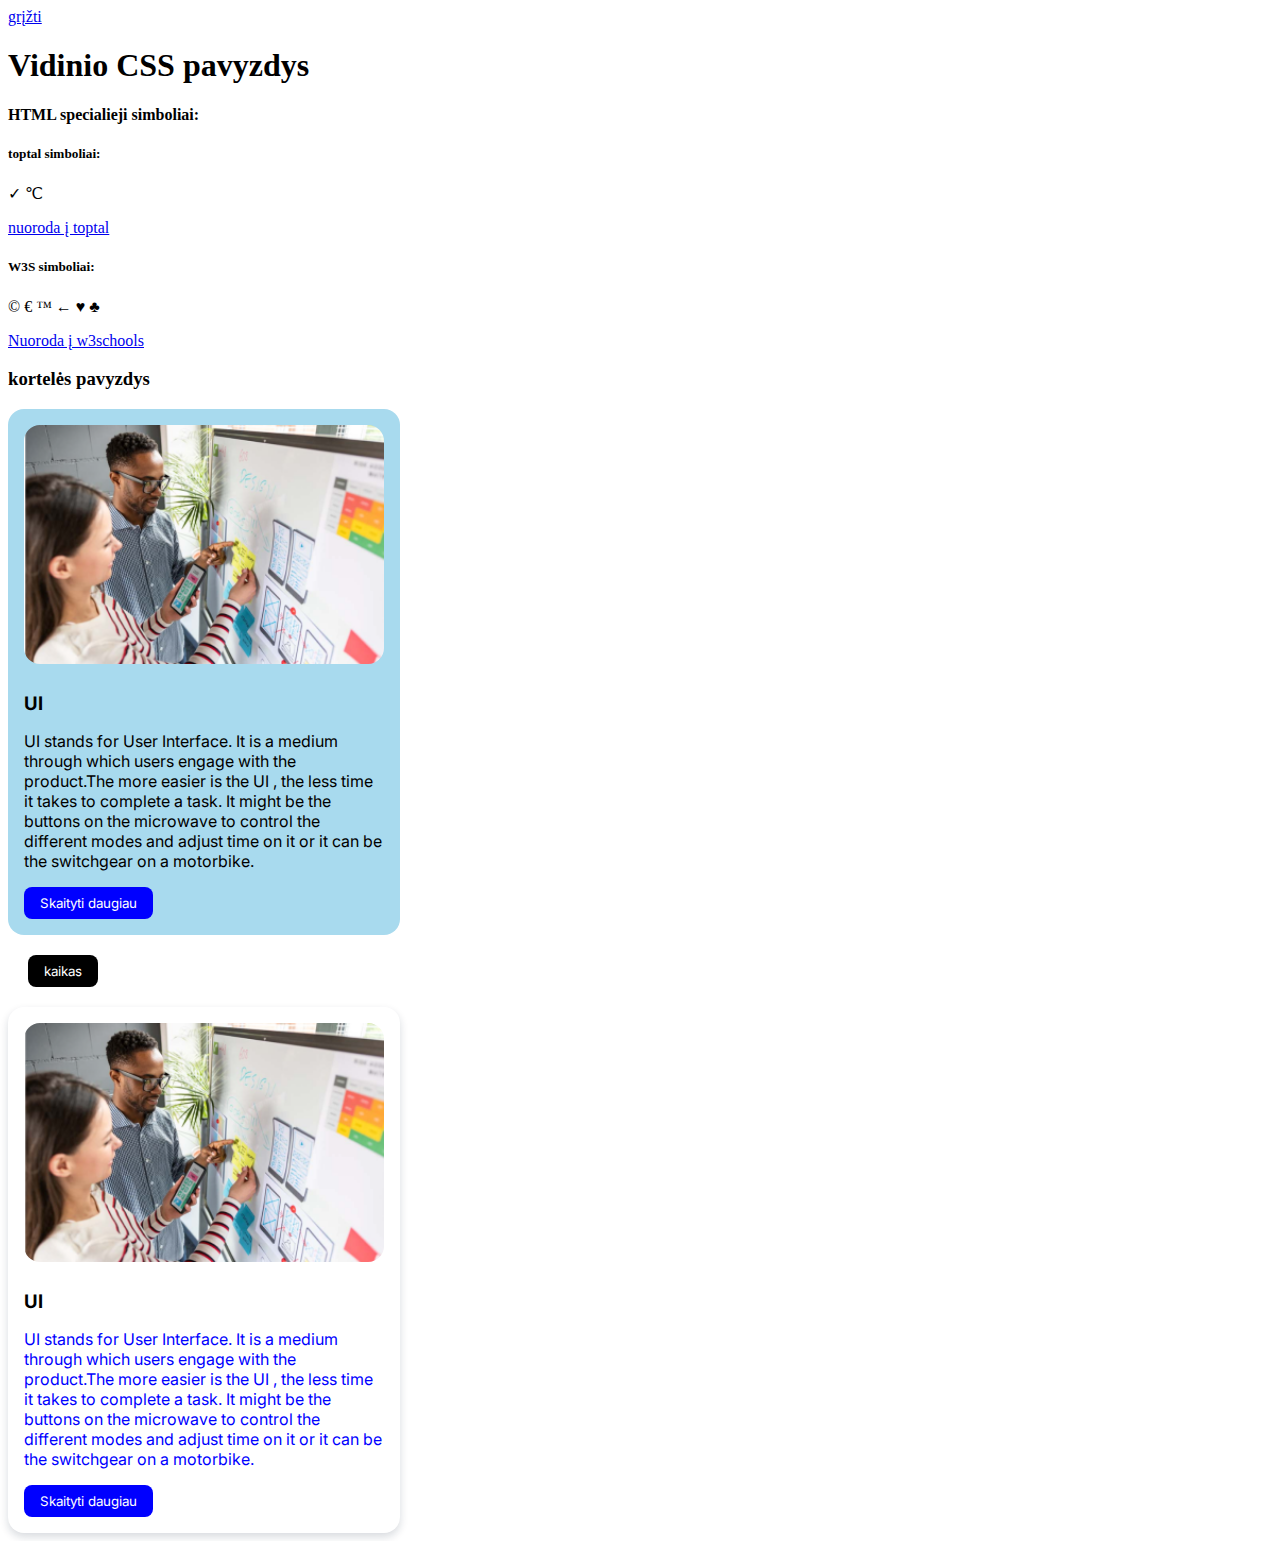
<file: antra pamoka/kitaspuslapis.html>
<!DOCTYPE html>
<html lang="en">
<head>
    <meta charset="UTF-8">
    <meta http-equiv="X-UA-Compatible" content="IE=edge">
    <meta name="viewport" content="width=device-width, initial-scale=1.0">
    <link rel="preconnect" href="https://fonts.googleapis.com">
    <link rel="preconnect" href="https://fonts.gstatic.com" crossorigin>
    <link href="https://fonts.googleapis.com/css2?family=Inter&display=swap" rel="stylesheet">
    <title>Vidinio css pavyzdys</title>
    <style>
        .kortele{
            background-color: #a8daee;
            width: 360px;
            padding: 16px; 
            border-radius: 16px;
        }
        .card-img{
            width: 100%;
            border-radius: 16px;
        }
       
        .card-h{
            margin:0;
            margin-top: 24px;
            margin-bottom: 16px;
            font-family: Inter;
        }
        .card-p{
            margin:0;
            margin-bottom: 16px;
            font-family: Inter;
        }
       .card-button{
            background-color: blue;
            color:white;
            padding: 8px 16px;
            border-radius: 8px;
            border:none;
            font-family: Inter;
        }
        .antrinis{
            margin:20px;
            color:white;
            padding: 8px 16px;
            border-radius: 8px;
            border:none;
            font-family: Inter;
            background-color: black;}
        .pasirinkta{
            background-color: rgb(255, 255, 255);
            box-shadow: 0px 4px 8px 0px rgba(14, 31, 53, 0.16);

            
        }
        .pasirinkta p{
            color: blue;
        }
  
    </style>
</head>
<body>
    <a href="/antra pamoka/index.html">grįžti</a>
    <h1>Vidinio CSS pavyzdys</h1>
    <h4>HTML specialieji simboliai:</h4>
    <h5>toptal simboliai:</h5>
    <p> &check; &#8451; </p>
    <a href="https://www.toptal.com/designers/htmlarrows/"> nuoroda į toptal</a>
    <h5>W3S simboliai:</h5>
    <p>&copy; &euro; &trade; &larr; &hearts; &clubs;</p>
    <a href="https://www.w3schools.com/html/html_symbols.asp">  Nuoroda į w3schools</a>
   
    <h3>kortelės pavyzdys</h3>
    <div class="kortele">
        <img class="card-img" src="/antra pamoka/img/image 1.png" alt="">
        <H3 class="card-h">UI</H3>
        <p class="card-p">UI stands for User Interface. It is a medium through which users engage with the product.The more easier is the UI , the less time it takes to complete a task. It might be the buttons on the microwave to control the different modes and adjust time on it or it can be the switchgear on a motorbike.</p>
        <button class="card-button">Skaityti daugiau</button>
    </div>
    <button class="antrinis">kaikas</button>
    <!-- elementas turi dvi klases -->
    <div class="kortele pasirinkta"> 
        <img class="card-img" src="/antra pamoka/img/image 1.png" alt="">
        <H3 class="card-h">UI</H3>
        <p class="card-p">UI stands for User Interface. It is a medium through which users engage with the product.The more easier is the UI , the less time it takes to complete a task. It might be the buttons on the microwave to control the different modes and adjust time on it or it can be the switchgear on a motorbike.</p>
        <button class="card-button">Skaityti daugiau</button>
    </div>


</body>
</html>
</file>
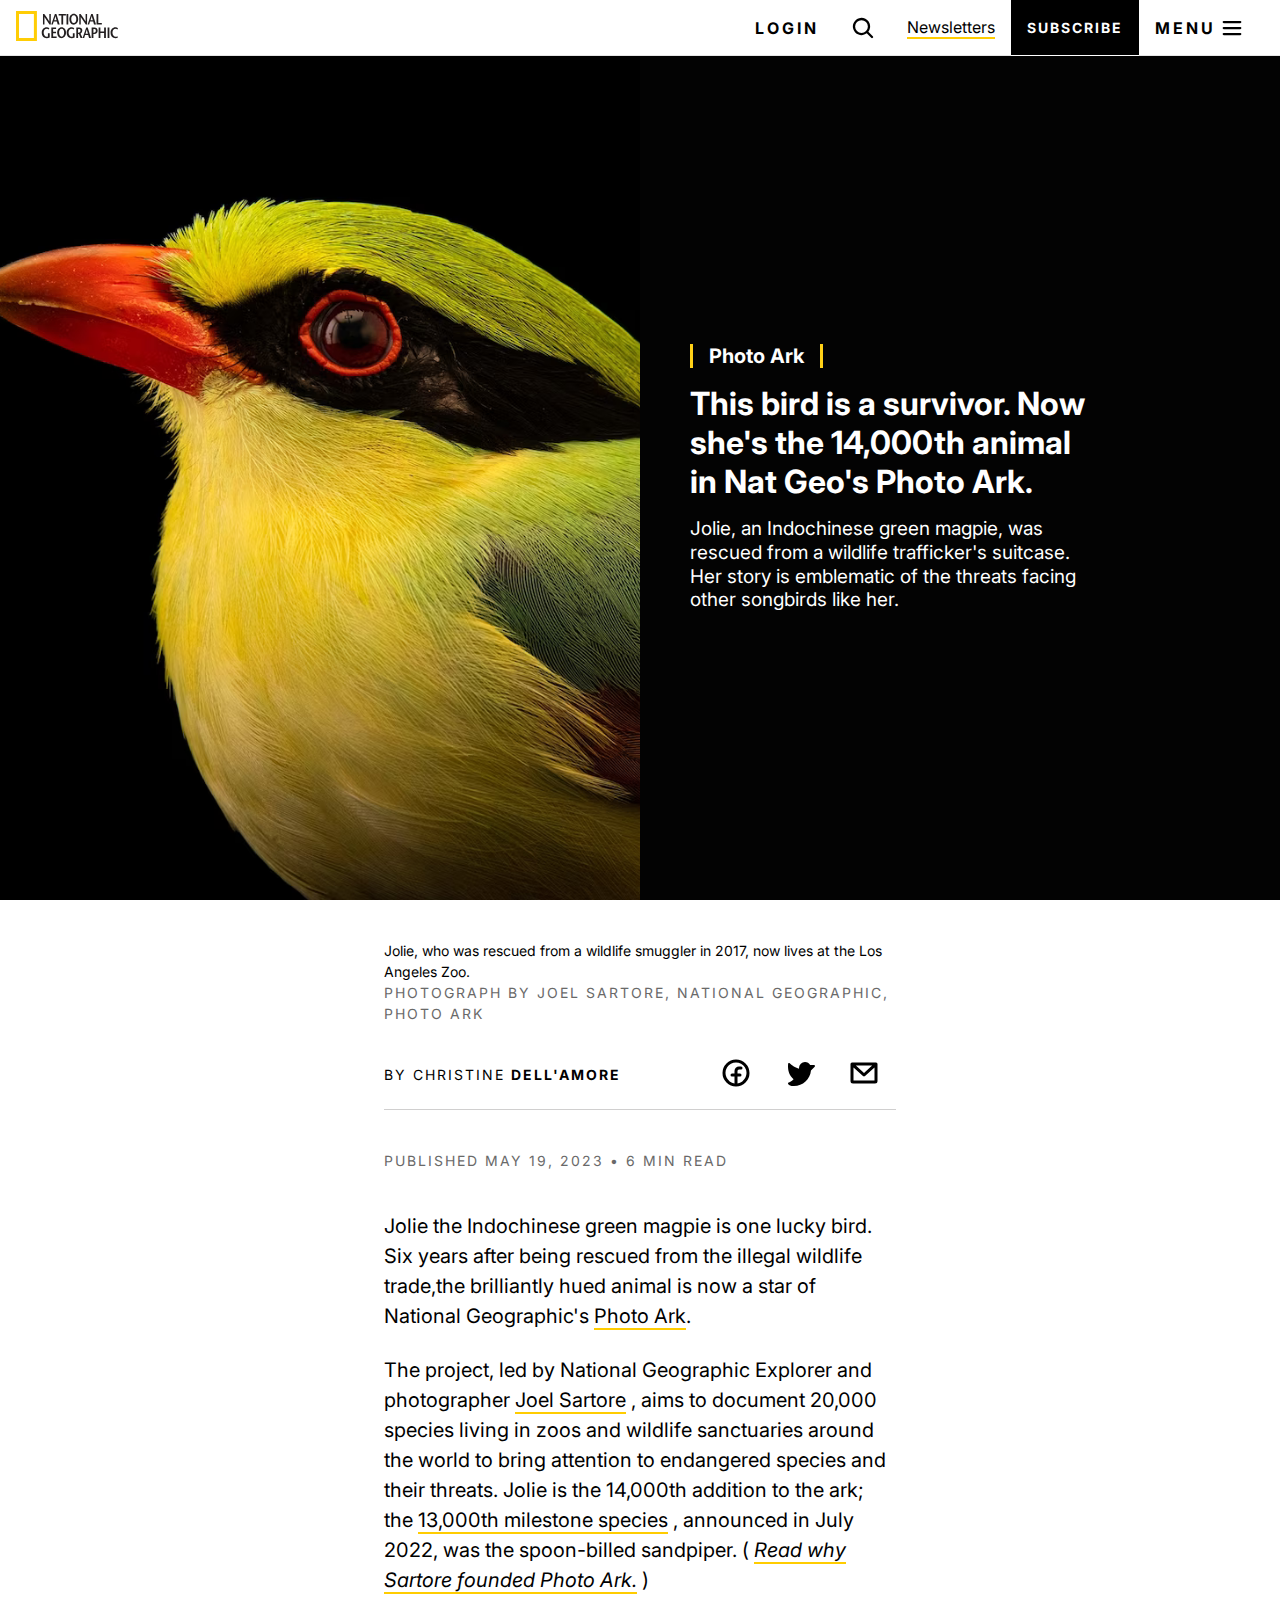
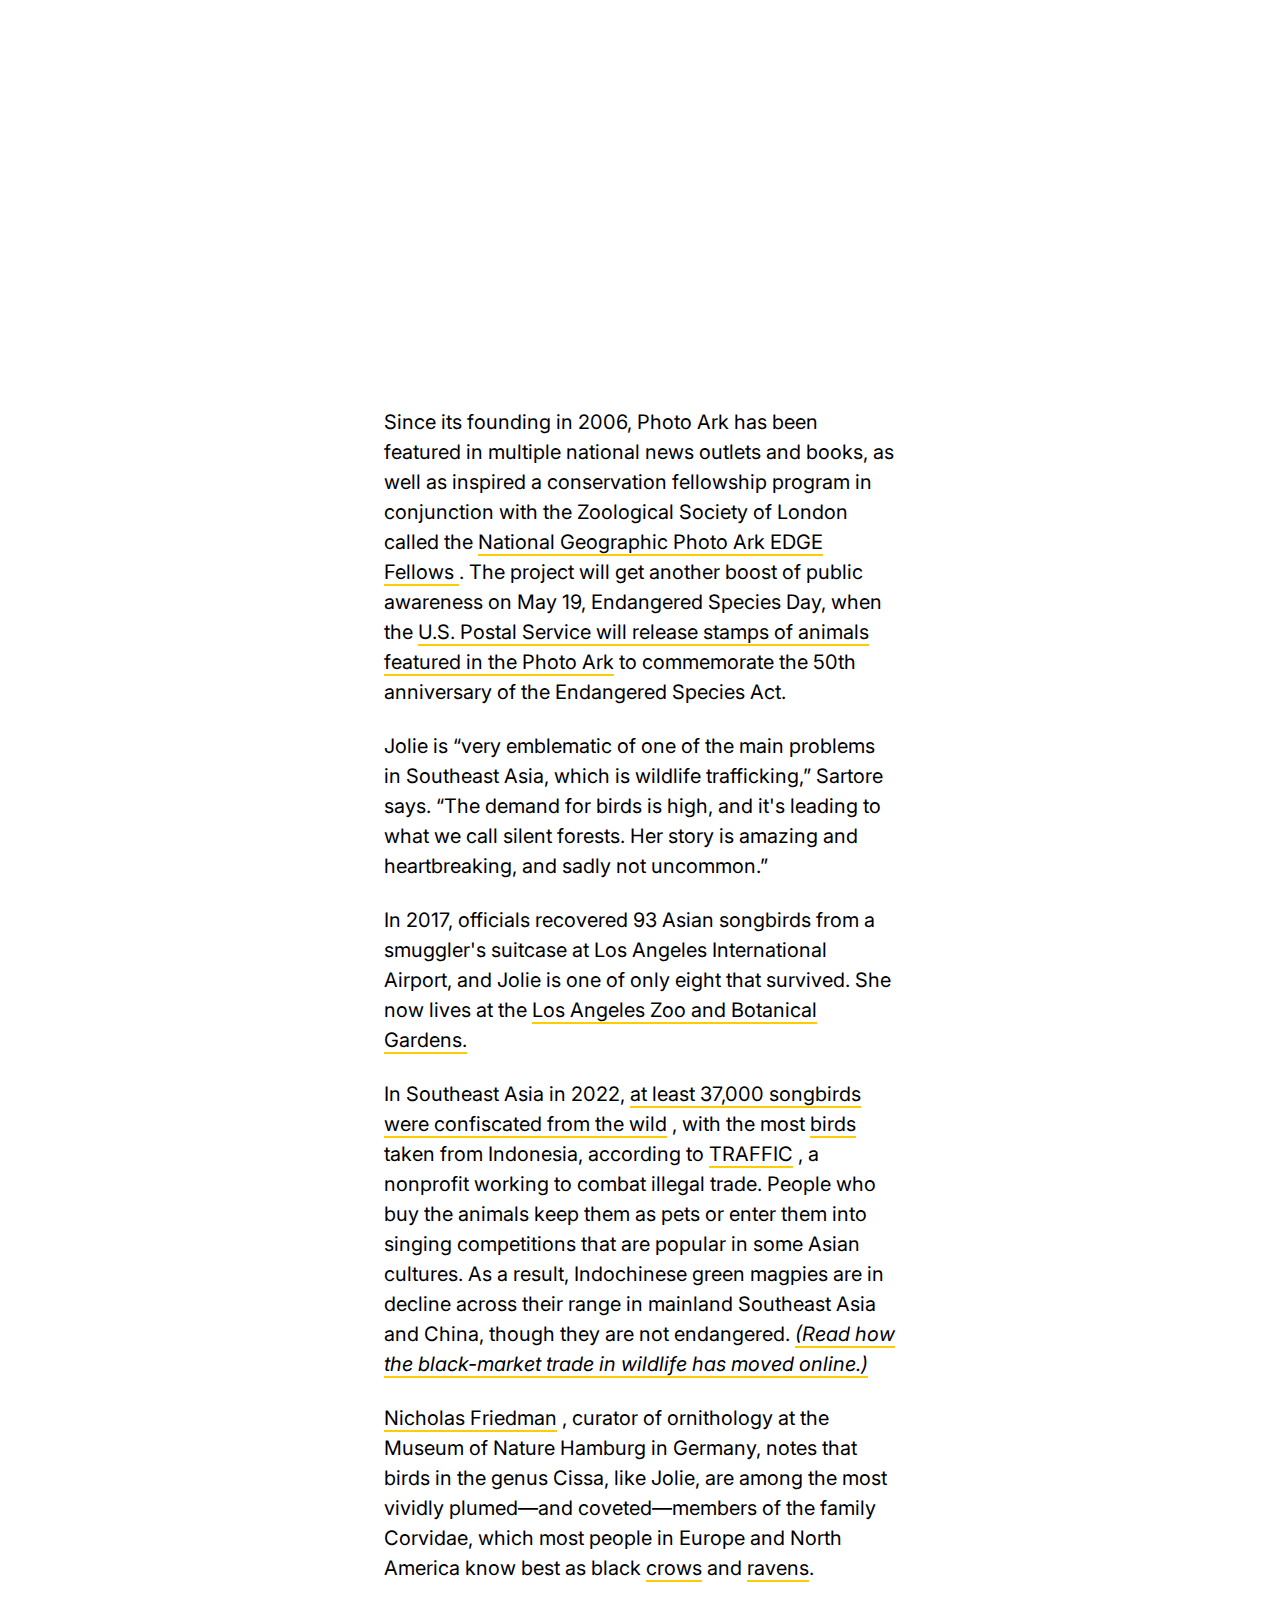
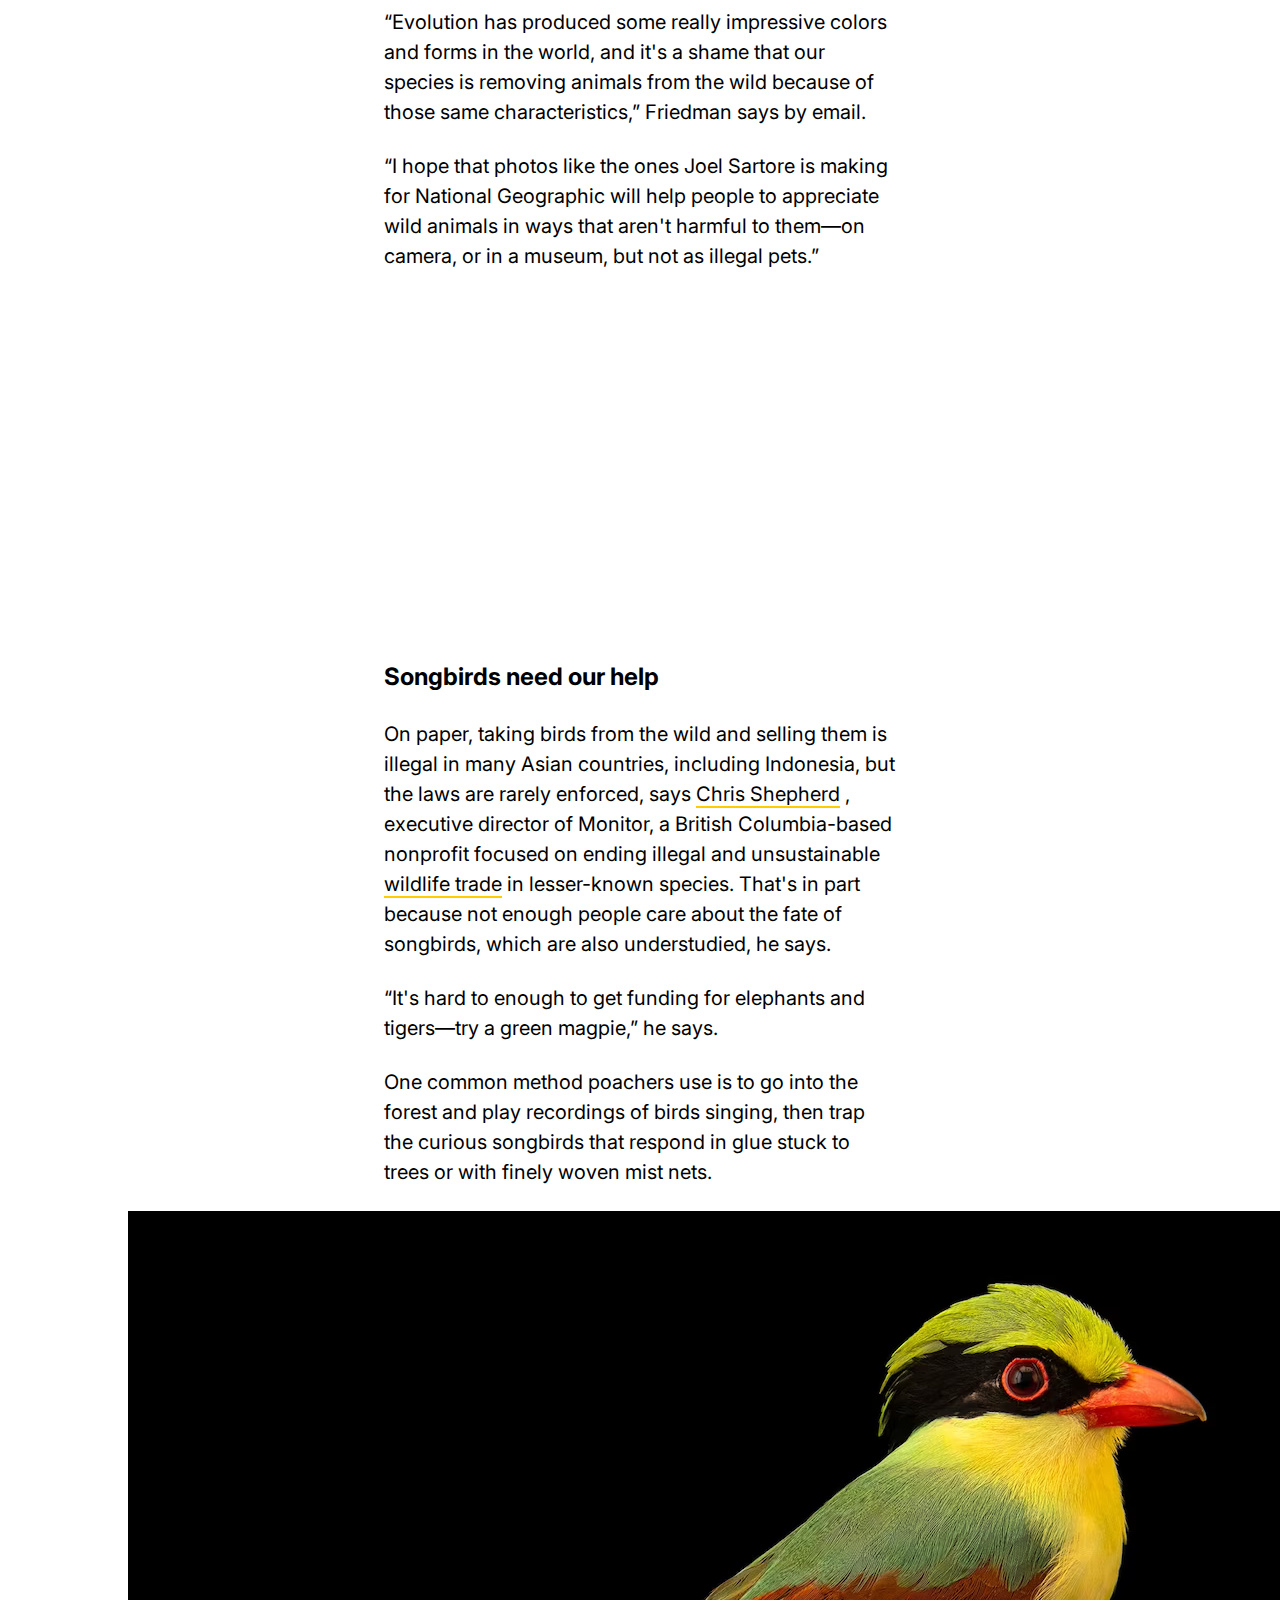
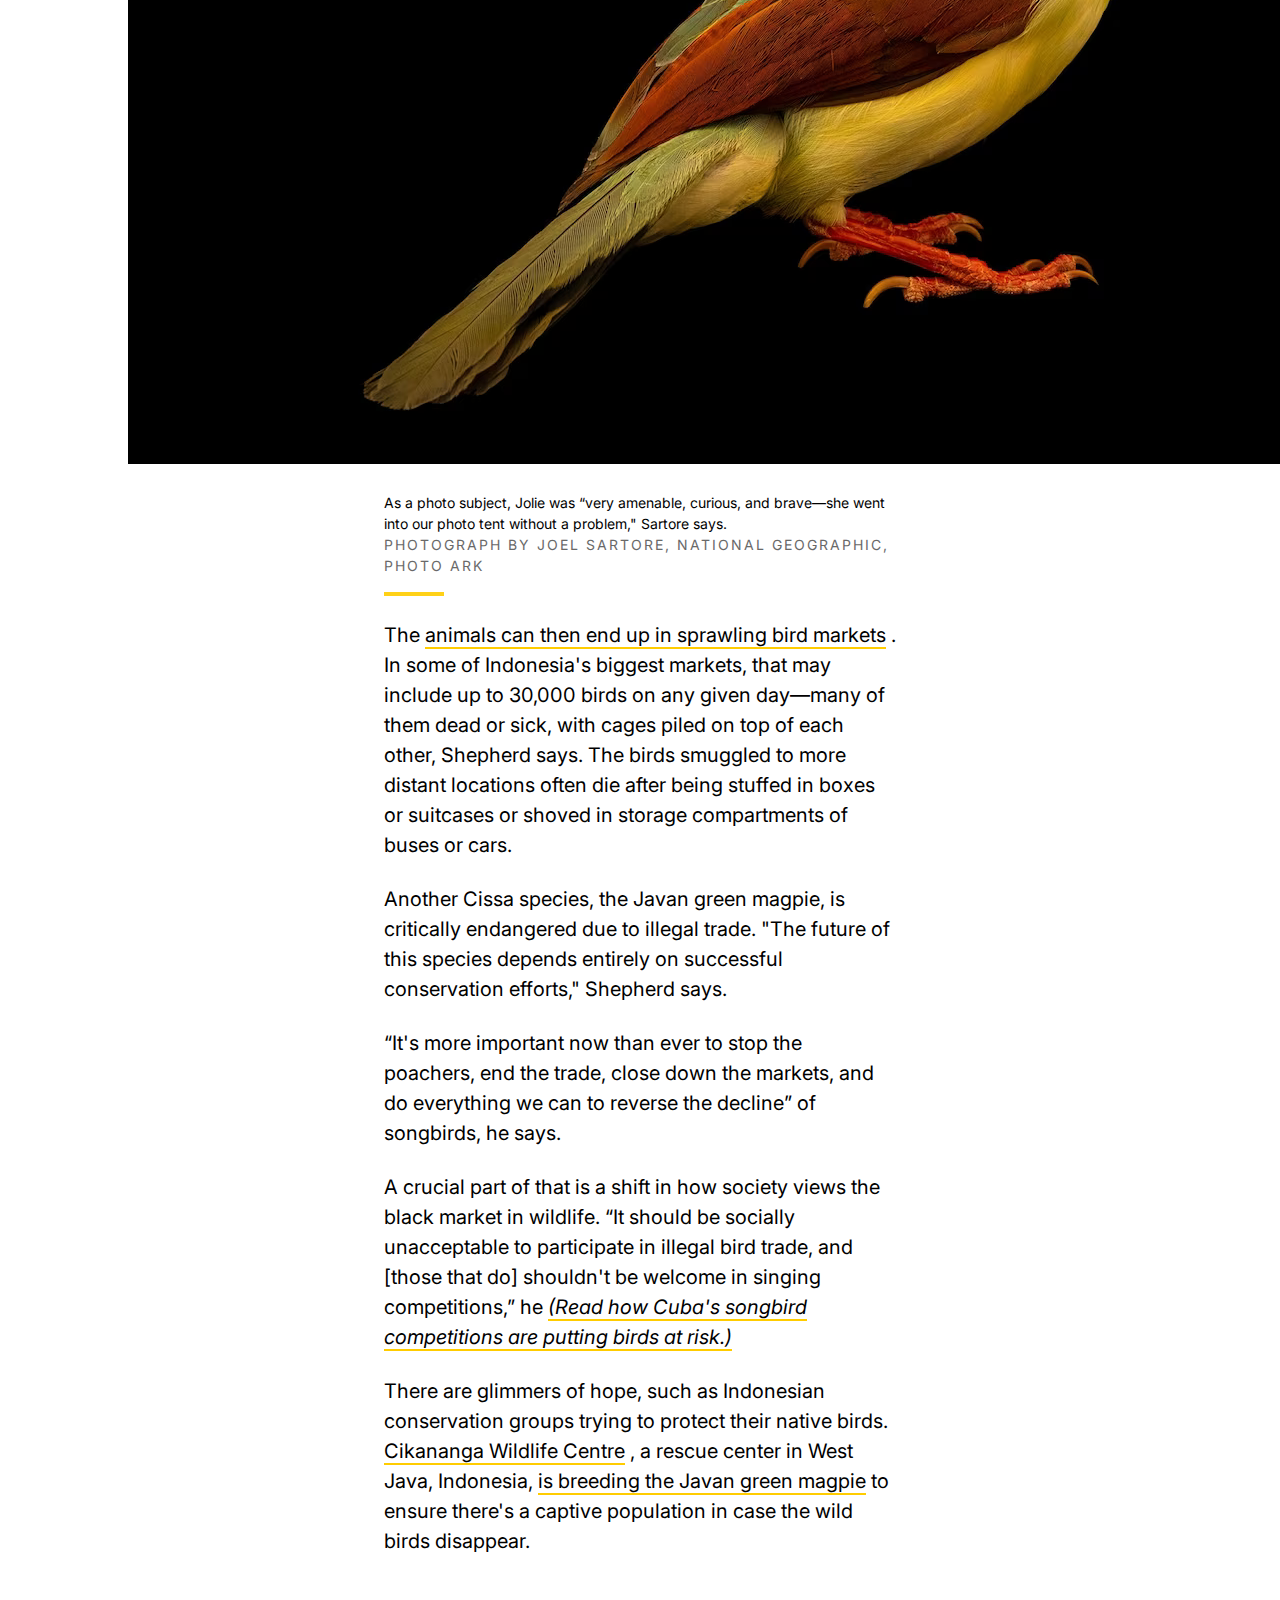
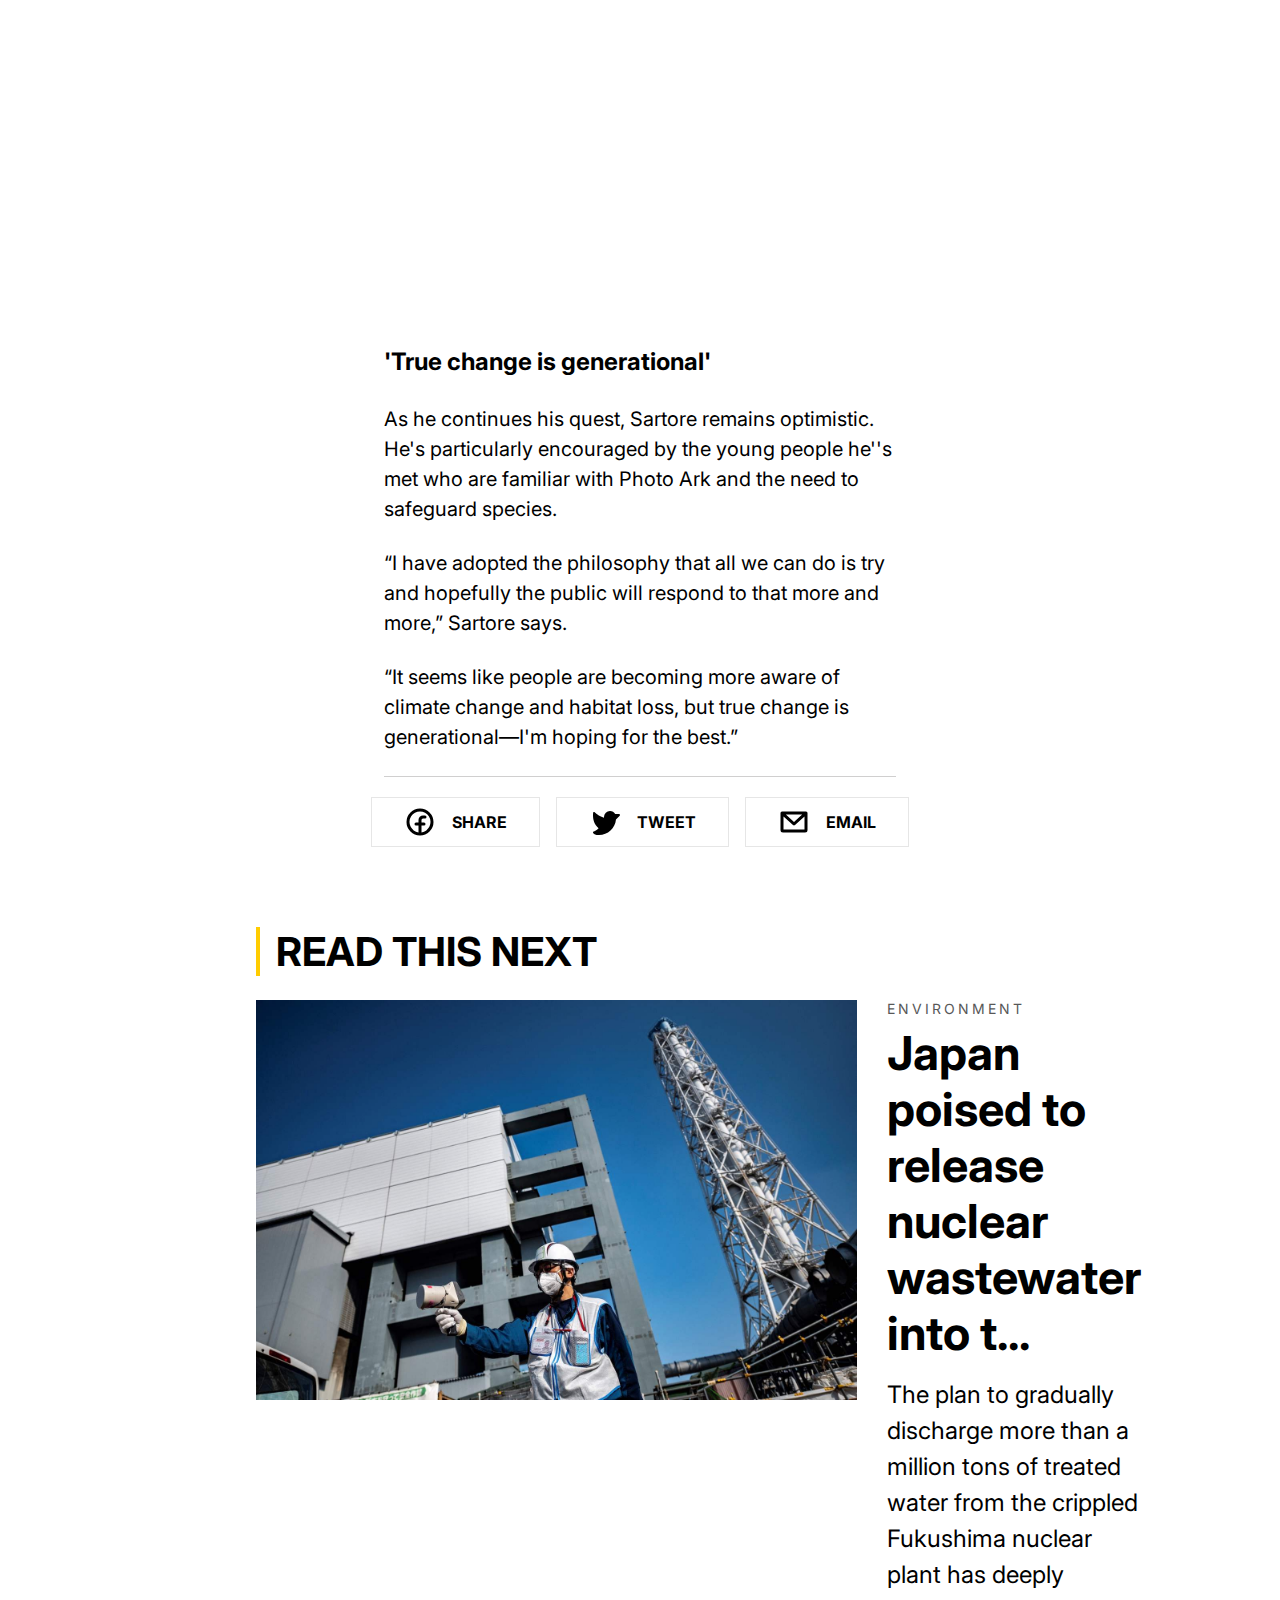
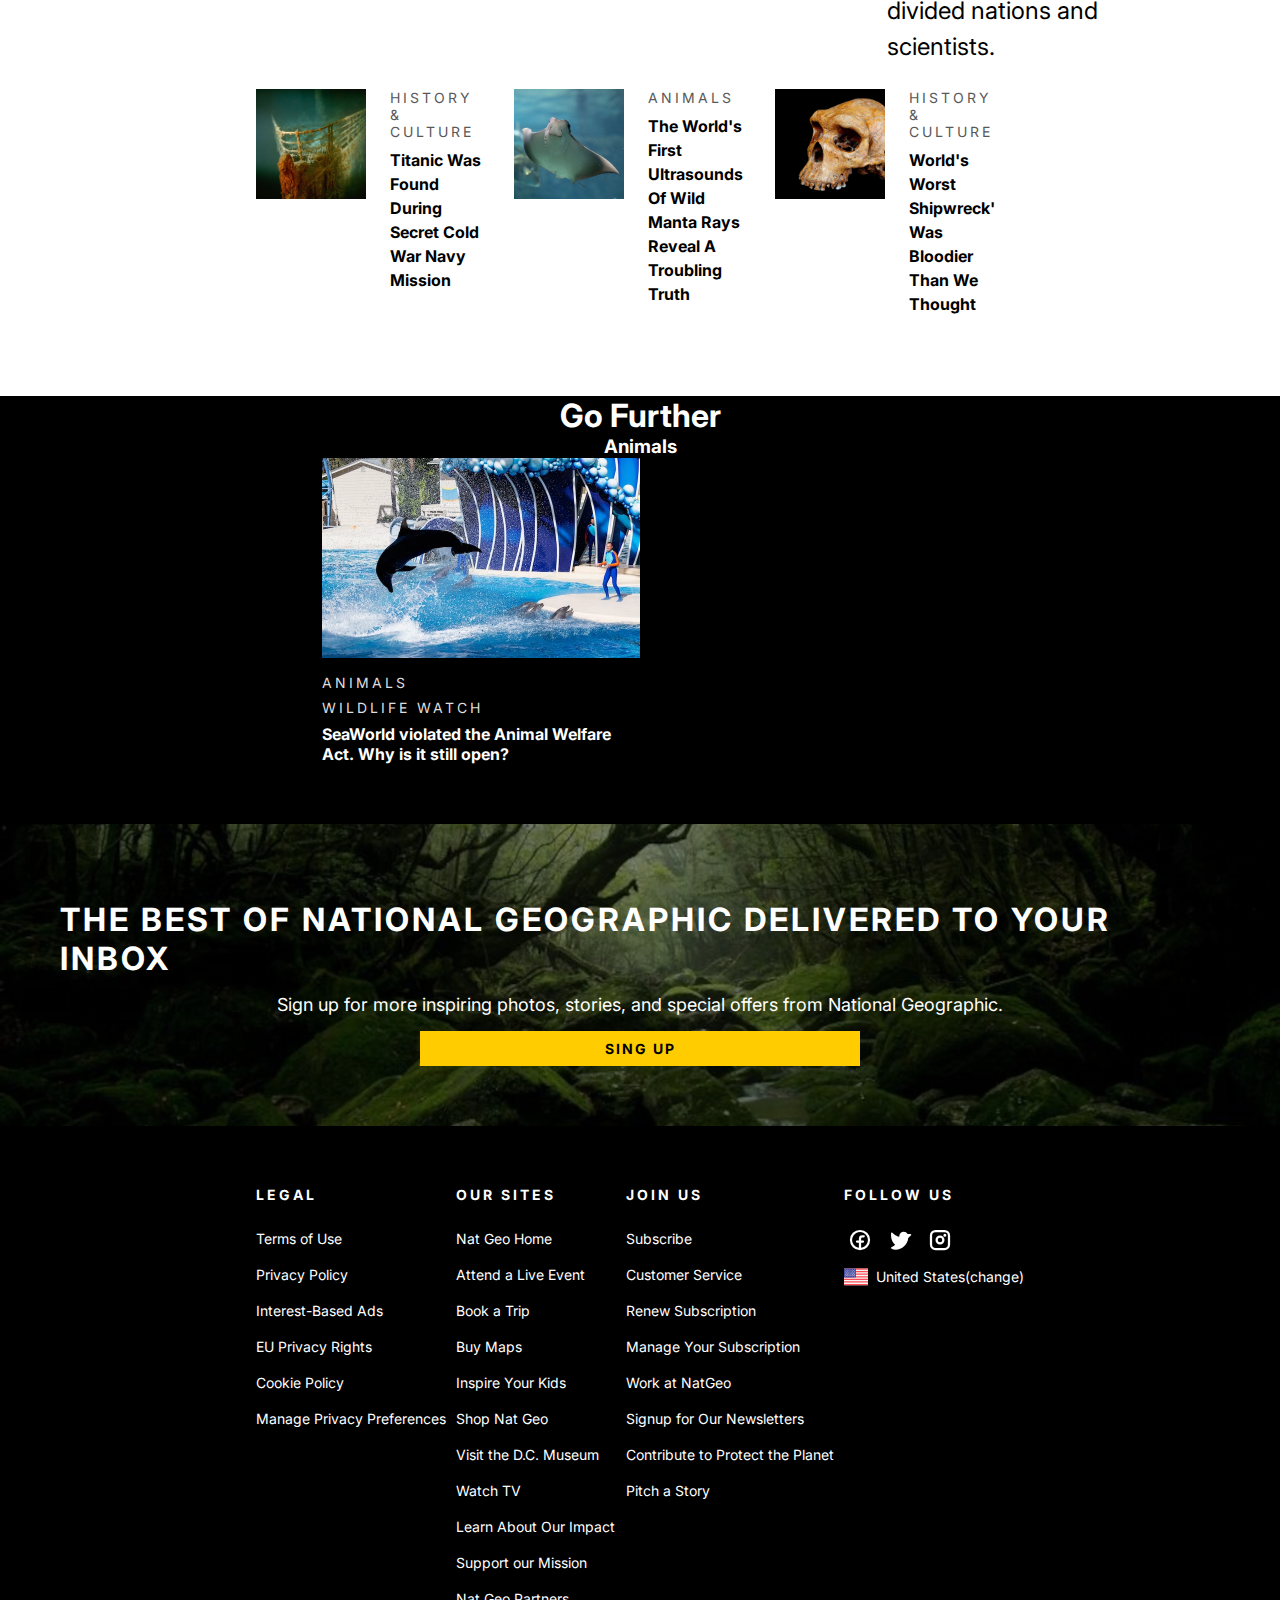
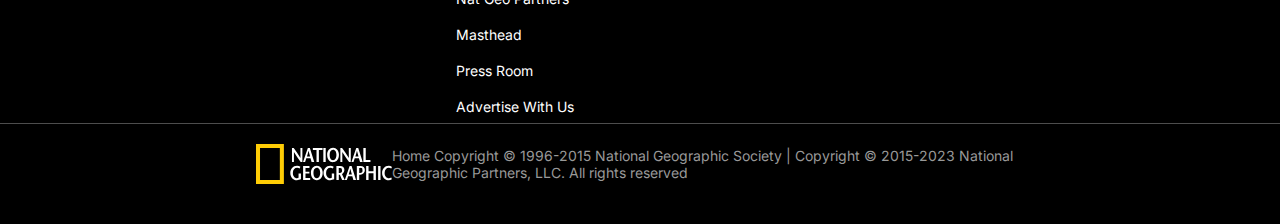
<file: Nationalgeographic/kitas04.html>
<!DOCTYPE html>
<html lang="en">
<head>
    <meta charset="UTF-8">
    <meta http-equiv="X-UA-Compatible" content="IE=edge">
    <meta name="viewport" content="width=device-width, initial-scale=1.0">
    <link rel="stylesheet" href="style2.css">
    <link rel="preconnect" href="https://fonts.googleapis.com">
    <link rel="preconnect" href="https://fonts.gstatic.com" crossorigin>
    <link href="https://fonts.googleapis.com/css2?family=Inter:wght@400;700&display=swap" rel="stylesheet">
    <title>National geographic</title>
</head>
<body>
    <header>
        <nav>
            <a href="https://www.nationalgeographic.com/animals/article/photo-ark-magpies-illegal-wildlife-trade" target="_blank" ><img src="img2/download.svg" alt="logotipas" class="site-logo" style="height: 30px;"></a> 
            <ol class="menu-items">
                <li><a class="bold fade" href="">Login</a></li>
                <li><a class="fade" href="">
                    <svg xmlns="http://www.w3.org/2000/svg" viewBox="0 0 256 256"><path d="M232.49,215.51,185,168a92.12,92.12,0,1,0-17,17l47.53,47.54a12,12,0,0,0,17-17ZM44,112a68,68,0,1,1,68,68A68.07,68.07,0,0,1,44,112Z"></path></svg>
                </a></li>
                <li><a href="newsletter.html"><p class="link-yellow link">Newsletters</p>  </a></li>
                <li><a href="" class="active">Subscribe</a></li>
                <li><a href="" class="fade" ><p class="bold">Menu</p> 
                    <svg xmlns="http://www.w3.org/2000/svg" width="32" height="32" fill="#ffffff" viewBox="0 0 256 256"><path d="M228,128a12,12,0,0,1-12,12H40a12,12,0,0,1,0-24H216A12,12,0,0,1,228,128ZM40,76H216a12,12,0,0,0,0-24H40a12,12,0,0,0,0,24ZM216,180H40a12,12,0,0,0,0,24H216a12,12,0,0,0,0-24Z"></path></svg>
                </a></li>
            </ol>
        </nav>
        <div class="hero">
            <div class="image"></div>
            <div class="text">
                <a href="">Photo Ark</a>
                <h1>This bird is a survivor. Now she's the 14,000th animal in Nat Geo's Photo Ark.</h1>
                <p>Jolie, an Indochinese green magpie, was rescued from a wildlife trafficker's suitcase.
                     Her story is emblematic of the threats facing other songbirds like her.</p>
            </div>
        </div>
    </header>

    <section class= "main-content">
    <article>
        <p class="photo-heading">Jolie, who was rescued from a wildlife smuggler in 2017, now lives at the Los Angeles Zoo. <br>
           <Span>Photograph By Joel Sartore, National Geographic, Photo Ark</Span></p>
          <div class="share"><p class="author">By Christine <b>Dell'Amore</b></p> 
            <div class="socmedia">
           
            <a href=""> <svg xmlns="http://www.w3.org/2000/svg" width="32" height="32" fill="#ffffff" viewBox="0 0 256 256"><path d="M128,20A108,108,0,1,0,236,128,108.12,108.12,0,0,0,128,20Zm12,191.13V156h20a12,12,0,0,0,0-24H140V112a12,12,0,0,1,12-12h16a12,12,0,0,0,0-24H152a36,36,0,0,0-36,36v20H96a12,12,0,0,0,0,24h20v55.13a84,84,0,1,1,24,0Z"></path></svg></a>
            <a href=""><svg xmlns="http://www.w3.org/2000/svg" width="32" height="32" fill="#ffffff" viewBox="0 0 256 256"><path d="M245.66,77.66l-29.9,29.9C209.72,177.58,150.67,232,80,232c-14.52,0-26.49-2.3-35.58-6.84-7.33-3.67-10.33-7.6-11.08-8.72a8,8,0,0,1,3.85-11.93c.26-.1,24.24-9.31,39.47-26.84a110.93,110.93,0,0,1-21.88-24.2c-12.4-18.41-26.28-50.39-22-98.18a8,8,0,0,1,13.65-4.92c.35.35,33.28,33.1,73.54,43.72V88a47.87,47.87,0,0,1,14.36-34.3A46.87,46.87,0,0,1,168.1,40a48.66,48.66,0,0,1,41.47,24H240a8,8,0,0,1,5.66,13.66Z"></path></svg></a>
            <a href=""> <svg xmlns="http://www.w3.org/2000/svg" width="32" height="32" fill="#434242" viewBox="0 0 256 256"><path d="M224,44H32A12,12,0,0,0,20,56V192a20,20,0,0,0,20,20H216a20,20,0,0,0,20-20V56A12,12,0,0,0,224,44ZM193.15,68,128,127.72,62.85,68ZM44,188V83.28l75.89,69.57a12,12,0,0,0,16.22,0L212,83.28V188Z"></path></svg></a>
        </div> 
    </div>
        <div class="line">  </div>
        <p class="date">Published May 19, 2023 • 6 min read</p>
        <p>Jolie the Indochinese green magpie is one lucky bird. Six years after being rescued from the illegal wildlife trade,the brilliantly hued animal is now a star of National Geographic's 
            <a class="link-yellow" target="_blank" href="https://www.nationalgeographic.org/projects/photo-ark/" >Photo Ark</a>. </p>
        <p>The project, led by National Geographic Explorer and photographer <a class="link-yellow" href=""target="_blank">Joel Sartore</a> , aims to document 20,000 species living in zoos and wildlife sanctuaries around the world to bring attention to endangered species and their threats. Jolie is the 14,000th addition to the ark; the 
            <a class="link-yellow" target="_blank" href="https://www.nationalgeographic.com/animals/article/extremely-rare-bird-added-to-ark-of-imperiled-animals"> 13,000th milestone species</a> , announced in July 2022, was the spoon-billed sandpiper. (
            <a class="link-yellow" target="_blank" href="https://www.nationalgeographic.com/magazine/article/photos-saving-rare-animals-conservation" ><i>Read why Sartore founded Photo Ark.</i></a> )</p> 

        <div class="video">
            <iframe src="https://player.vimeo.com/video/826256625?h=b6ff6b86d8&title=0&byline=0&portrait=0" width="640" height="360" frameborder="0" allow="autoplay; fullscreen; picture-in-picture" allowfullscreen></iframe>
        </div>

        <p>Since its founding in 2006, Photo Ark has been featured in multiple national news outlets and books, as well as inspired a conservation fellowship program in conjunction with the Zoological Society of London called the 
            <a class="link-yellow" target="_blank" href="https://blog.nationalgeographic.org/2020/03/11/national-geographic-and-the-zoological-society-of-london-announce-africa-cohort-of-national-geographic-photo-ark-edge-fellows/" >
                National Geographic Photo Ark EDGE Fellows
            </a> . The project will get another boost of public awareness on May 19, Endangered Species Day, when the 
            <a class="link-yellow" target="_blank" href="https://store.usps.com/store/product/buy-stamps/endangered-species-stamps-S_483804">U.S. Postal Service will release stamps of animals featured in the Photo Ark</a>
             to commemorate the 50th anniversary of the Endangered Species Act.</p>
        
        <p>Jolie is “very emblematic of one of the main problems in Southeast Asia, which is wildlife trafficking,” Sartore says. “The demand for birds is high, and it's leading to what we call silent forests. Her story is amazing and heartbreaking, and sadly not uncommon.”</p>
        <p>In 2017, officials recovered 93 Asian songbirds from a smuggler's suitcase at Los Angeles International Airport, and Jolie is one of only eight that survived. She now lives at the
             <a class="link-yellow" target="_blank" href="https://lazoo.org/">Los Angeles Zoo and Botanical Gardens.</a> 
            </p>

        <p>In Southeast Asia in 2022, 
            <a class="link-yellow" target="_blank" href="https://twitter.com/IUCN_Songbirds/status/1629669040900956161?s=20">at least 37,000 songbirds were confiscated from the wild</a>
             , with the most 
             <a class="link-yellow" target="_blank" href="https://www.nationalgeographic.com/animals/birds">birds</a> 
              taken from Indonesia, according to 
              <a class="link-yellow" target="_blank" href="https://www.traffic.org/">TRAFFIC</a>
               , a nonprofit working to combat illegal trade. People who buy the animals keep them as pets or enter them into singing competitions that are popular in some Asian cultures. As a result, Indochinese green magpies are in decline across their range in mainland Southeast Asia and China, though they are not endangered. 
               <a class="link-yellow" target="_blank" href="https://www.nationalgeographic.com/animals/article/how-internet-fuels-illegal-wildlife-trade"><i>(Read how the black-market trade in wildlife has moved online.)</i></a>  </p>
        <p>
            <a  class="link-yellow" target="_blank" href="https://hamburg.leibniz-lib.de/ueberuns/mitarbeiter/friedman.html">Nicholas Friedman</a>
             , curator of ornithology at the Museum of Nature Hamburg in Germany, notes that birds in the genus Cissa, like Jolie, are among the most vividly plumed—and coveted—members of the family Corvidae, which most people in Europe and North America know best as black 
             <a class="link-yellow" target="_blank" href="https://www.nationalgeographic.com/animals/birds/facts/american-crow">crows</a>  and 
             <a class="link-yellow" target="_blank" href="https://www.nationalgeographic.com/animals/birds/facts/common-raven">ravens</a>.
        </p>
        <p>
            “Evolution has produced some really impressive colors and forms in the world, and it's a shame that our species is removing animals from the wild because of those same characteristics,” Friedman says by email. 
        </p>
        <p>
            “I hope that photos like the ones Joel Sartore is making for National Geographic will help people to appreciate wild animals in ways that aren't harmful to them—on camera, or in a museum, but not as illegal pets.”
        </p>
        <div class="video">
            <iframe width="640" height="360" src="https://www.youtube.com/embed/2Q0VGH4k0YI" title="YouTube video player" frameborder="0" allow="accelerometer; autoplay; clipboard-write; encrypted-media; gyroscope; picture-in-picture; web-share" allowfullscreen></iframe>
            </div>
        <h3>Songbirds need our help</h3>
         <p>On paper, taking birds from the wild and selling them is illegal in many Asian countries, including Indonesia, but the laws are rarely enforced, says 
            <a class="link-yellow" target="_blank" href="https://mcrsociety.org/about-us/our-team/">Chris Shepherd</a> , executive director of Monitor, a British Columbia-based nonprofit focused on ending illegal and unsustainable 
            <a class="link-yellow" target="_blank" href="https://www.nationalgeographic.com/animals/article/poaching-animals?loggedin=true&rnd=1684269614066">wildlife trade</a>  in lesser-known species. That's in part because not enough people care about the fate of songbirds, which are also understudied, he says.</p>
         <p>“It's hard to enough to get funding for elephants and tigers—try a green magpie,” he says.</p>
         <p>One common method poachers use is to go into the forest and play recordings of birds singing, then trap the curious songbirds that respond in glue stuck to trees or with finely woven mist nets.</p>

         <img src="img2/img2.png" alt="Javan Green Magpie bird">

         <p class="photo-heading">As a photo subject, Jolie was “very amenable, curious, and brave—she went into our photo tent without a problem," Sartore says. <br>
            <Span>Photograph By Joel Sartore, National Geographic, Photo Ark</Span></p>

            <div class="line yellow"></div>
            <p>The 
                <a class="link-yellow" target="_blank" href="https://www.nationalgeographic.com/animals/article/150925-indonesia-bird-markets-pet-trade-songbirds-iucn-traffic">animals can then end up in sprawling bird markets</a> 
                . In some of Indonesia's biggest markets, that may include up to 30,000 birds on any given day—many of them dead or sick, with cages piled on top of each other, Shepherd says. The birds smuggled to more distant locations often die after being stuffed in boxes or suitcases or shoved in storage compartments of buses or cars. </p>
            <p>Another Cissa species, the Javan green magpie, is critically endangered due to illegal trade. "The future of this species depends entirely on successful conservation efforts," Shepherd says.</p>
            <p>“It's more important now than ever to stop the poachers, end the trade, close down the markets, and do everything we can to reverse the decline” of songbirds, he says.</p>
            <p>A crucial part of that is a shift in how society views the black market in wildlife. “It should be socially unacceptable to participate in illegal bird trade, and [those that do] shouldn't be welcome in singing competitions,” he
                 <a class="link-yellow" target="_blank" href="https://www.nationalgeographic.com/magazine/article/how-cubas-popular-songbird-competitions-are-putting-wild-birds-at-risk-feature"><i>(Read how Cuba's songbird competitions are putting birds at risk.)</i></a></p>
            <p>There are glimmers of hope, such as Indonesian conservation groups trying to protect their native birds. 
                <a class="link-yellow"  target="_blank"href="https://www.cikanangawildlifecenter.com/">Cikananga Wildlife Centre</a> , a rescue center in West Java, Indonesia,
                 <a class="link-yellow" target="_blank" href="https://www.cikanangawildlifecenter.com/javan-green-magpie/">is breeding the Javan green magpie</a>  to ensure there's a captive population in case the wild birds disappear.</p>

            <div class="video">
                <iframe width="640" height="360" src="https://www.youtube.com/embed/1lnxzA5ylJY" title="YouTube video player" frameborder="0" allow="accelerometer; autoplay; clipboard-write; encrypted-media; gyroscope; picture-in-picture; web-share" allowfullscreen></iframe>
                </div>
                
            <h3>'True change is generational'</h3>
            <p>As he continues his quest, Sartore remains optimistic. He's particularly encouraged by the young people he''s met who are familiar with Photo Ark and the need to safeguard species.</p>
            <p>“I have adopted the philosophy that all we can do is try and hopefully the public will respond to that more and more,” Sartore says.</p>
            <p>“It seems like people are becoming more aware of climate change and habitat loss, but true change is generational—I'm hoping for the best.”</p>
            <div class="line"></div>

            <div class="btn-social">
           
                <a class="btn facebook"> <svg xmlns="http://www.w3.org/2000/svg" width="32" height="32" fill="#ffffff" viewBox="0 0 256 256"><path d="M128,20A108,108,0,1,0,236,128,108.12,108.12,0,0,0,128,20Zm12,191.13V156h20a12,12,0,0,0,0-24H140V112a12,12,0,0,1,12-12h16a12,12,0,0,0,0-24H152a36,36,0,0,0-36,36v20H96a12,12,0,0,0,0,24h20v55.13a84,84,0,1,1,24,0Z"></path></svg> share</a>
                <a class="btn twitter"><svg xmlns="http://www.w3.org/2000/svg" width="32" height="32" fill="#ffffff" viewBox="0 0 256 256"><path d="M245.66,77.66l-29.9,29.9C209.72,177.58,150.67,232,80,232c-14.52,0-26.49-2.3-35.58-6.84-7.33-3.67-10.33-7.6-11.08-8.72a8,8,0,0,1,3.85-11.93c.26-.1,24.24-9.31,39.47-26.84a110.93,110.93,0,0,1-21.88-24.2c-12.4-18.41-26.28-50.39-22-98.18a8,8,0,0,1,13.65-4.92c.35.35,33.28,33.1,73.54,43.72V88a47.87,47.87,0,0,1,14.36-34.3A46.87,46.87,0,0,1,168.1,40a48.66,48.66,0,0,1,41.47,24H240a8,8,0,0,1,5.66,13.66Z"></path></svg> tweet</a>
                <a class="btn email">  <svg xmlns="http://www.w3.org/2000/svg" width="32" height="32" fill="#434242" viewBox="0 0 256 256"><path d="M224,44H32A12,12,0,0,0,20,56V192a20,20,0,0,0,20,20H216a20,20,0,0,0,20-20V56A12,12,0,0,0,224,44ZM193.15,68,128,127.72,62.85,68ZM44,188V83.28l75.89,69.57a12,12,0,0,0,16.22,0L212,83.28V188Z"></path></svg> email</a>
            </div>
    </article>
   
</section>

<section class="read-next">
    <div>
    <h2>Read This Next</h2>

        <div class="m-article">
            <a class="new-link" target="_blank"  href="https://www.nationalgeographic.com/premium/article/fukushima-japan-nuclear-wastewater-pacific-ocean" target="_blank">
            <img src="img2/img3.jpg" alt="worker of fukushima water power station">    </a>
            <article>
                <a class="title" href="https://www.nationalgeographic.com/environment" target="_blank">ENVIRONMENT</a>
            
                <a class="new-link" target="_blank" href="https://www.nationalgeographic.com/premium/article/fukushima-japan-nuclear-wastewater-pacific-ocean"> <h3> Japan poised to release nuclear wastewater into t...</h3></a>
            <p>The plan to gradually discharge more than a million tons of treated water from the crippled Fukushima nuclear plant has deeply divided nations and scientists.</p>
        </article>
        </div>


        <div class="article-group">

                <div class="s-article">
                    <a class="news-block" target="_blank"  href="https://www.nationalgeographic.com/premium/article/titanic-was-found-during-secret-cold-war-navy-mission">
                        <img src="img2/img4.jpg" alt="titanic underwater">
                    </a>
                    <div>
                    <a class="title" target="_blank" href="https://www.nationalgeographic.com/history"><p >History & Culture</p></a>
                    <a class="news-link" target="_blank" href="https://www.nationalgeographic.com/premium/article/titanic-was-found-during-secret-cold-war-navy-mission"> Titanic was found during secret Cold War Navy mission</a>
                </div>
            </div>
            
            
                <div class="s-article">
                    <a class="news-block" target="_blank" href="https://www.nationalgeographic.com/animals/article/first-ultrasounds-wild-manta-rays-maldives"><img src="img2/img5.jpg" alt="manta ray in ocean"></a>
                    
                    <div>
                        <a class="title" target="_blank" href="https://www.nationalgeographic.com/animals"> <p>Animals</p></a>
                        <a class="news-link" target="_blank" href="https://www.nationalgeographic.com/animals/article/first-ultrasounds-wild-manta-rays-maldives"> The world's first ultrasounds of wild manta rays reveal a troubling truth</a>
                    </div>
                </div>
           
                <div class="s-article">
                    <a class="news-block" target="_blank"  href="https://www.nationalgeographic.com/premium/article/batavia-shipwreck-australia-archaeology"><img src="img2/img6.jpg" alt="human skull"></a>                    
                    <div>    
                        <a class="title" target="_blank" href="https://www.nationalgeographic.com/history"><p>History & Culture</p></a>
                        <a class="news-link" target="_blank"  href="https://www.nationalgeographic.com/premium/article/batavia-shipwreck-australia-archaeology"> World's worst shipwreck' was bloodier than we thought
                        </a>
                    </div>
                </div>

            </div>
            </div>
</section>

<section class="futher">
    <h1>Go Further</h1>
    <div class="artc-group">
        <h3>Animals</h3>
        <div class="crds-group">

            <div class="crd">
                <figure><img src="img2/GettyImages-1164576541.avif" alt=""></figure>
                <a class="title" target="_blank" href="https://www.nationalgeographic.com/animals"> <p>Animals</p></a>
                <a class="title" target="_blank" href="https://www.nationalgeographic.com/animals/topic/wildlife-watch"> <p>Wildlife Watch</p></a>
                <a class="artc-name" href="">SeaWorld violated the Animal Welfare Act. Why is it still open?</a>
            </div>


        </div>

    </div>
    



</section>

<section class="cta">
    <h2 class="bold">The best of National Geographic delivered to your inbox</h2>
    <p>Sign up for more inspiring photos, stories, and special offers from National Geographic.</p>
    <a href=""class="btn singup" >Sing up</a>
</section>

<footer>
    <div class="row-links">
      <div class="column">
        <h4 class="bold">Legal</h4>
        <ol>
          <li><a href="">Terms of Use</a></li>
          <li><a href="">Privacy Policy</a></li>
          <li><a href="">Interest-Based Ads</a></li>
          <li><a href="">EU Privacy Rights</a></li>
          <li><a href="">Cookie Policy</a></li>
          <li><a href="">Manage Privacy Preferences</a></li>
        </ol>
      </div>
      <div class="column">
        <h4 class="bold">Our sites</h4>
        <ol>
          <li><a href="">Nat Geo Home</a></li>
          <li><a href="">Attend a Live Event</a></li>
          <li><a href="">Book a Trip</a></li>
          <li><a href="">Buy Maps</a></li>
          <li><a href="">Inspire Your Kids</a></li>
          <li><a href="">Shop Nat Geo</a></li>
          <li><a href="">Visit the D.C. Museum</a></li>
          <li><a href="">Watch TV</a></li>
          <li><a href="">Learn About Our Impact</a></li>
          <li><a href="">Support our Mission</a></li>
          <li><a href="">Nat Geo Partners</a></li>
          <li><a href="">Masthead</a></li>
          <li><a href="">Press Room</a></li>
          <li><a href="">Advertise With Us</a></li>
        </ol>
      </div>
      <div class="column">
        <h4 class="bold">Join us</h4>
        <ol>
          <li><a href="">Subscribe</a></li>
          <li><a href="">Customer Service</a></li>
          <li><a href="">Renew Subscription</a></li>
          <li><a href="">Manage Your Subscription</a></li>
          <li><a href="">Work at NatGeo</a></li>
          <li><a href="">Signup for Our Newsletters</a></li>
          <li><a href="">Contribute to Protect the Planet</a></li>
          <li><a href="">Pitch a Story</a></li>
        </ol>
      </div>
      <div class="column">
        <h4 class="bold">Follow us</h4>
        <ol class="socmedia">
          <li>
            <a href=""
              ><svg
                xmlns="http://www.w3.org/2000/svg"
                width="32"
                height="32"
                fill="#ffffff"
                viewBox="0 0 256 256"
              >
                <path
                  d="M128,20A108,108,0,1,0,236,128,108.12,108.12,0,0,0,128,20Zm12,191.13V156h20a12,12,0,0,0,0-24H140V112a12,12,0,0,1,12-12h16a12,12,0,0,0,0-24H152a36,36,0,0,0-36,36v20H96a12,12,0,0,0,0,24h20v55.13a84,84,0,1,1,24,0Z"
                ></path></svg></a>
          </li>
          <li>
            <a href=""
              ><svg
                xmlns="http://www.w3.org/2000/svg"
                width="32"
                height="32"
                fill="#ffffff"
                viewBox="0 0 256 256"
              >
                <path
                  d="M245.66,77.66l-29.9,29.9C209.72,177.58,150.67,232,80,232c-14.52,0-26.49-2.3-35.58-6.84-7.33-3.67-10.33-7.6-11.08-8.72a8,8,0,0,1,3.85-11.93c.26-.1,24.24-9.31,39.47-26.84a110.93,110.93,0,0,1-21.88-24.2c-12.4-18.41-26.28-50.39-22-98.18a8,8,0,0,1,13.65-4.92c.35.35,33.28,33.1,73.54,43.72V88a47.87,47.87,0,0,1,14.36-34.3A46.87,46.87,0,0,1,168.1,40a48.66,48.66,0,0,1,41.47,24H240a8,8,0,0,1,5.66,13.66Z"
                ></path></svg></a>
          </li>
          <li>
            <a href=""
              ><svg
                xmlns="http://www.w3.org/2000/svg"
                width="32"
                height="32"
                fill="#f7f3f3"
                viewBox="0 0 256 256"
              >
                <path
                  d="M128,80a48,48,0,1,0,48,48A48.05,48.05,0,0,0,128,80Zm0,72a24,24,0,1,1,24-24A24,24,0,0,1,128,152ZM176,20H80A60.07,60.07,0,0,0,20,80v96a60.07,60.07,0,0,0,60,60h96a60.07,60.07,0,0,0,60-60V80A60.07,60.07,0,0,0,176,20Zm36,156a36,36,0,0,1-36,36H80a36,36,0,0,1-36-36V80A36,36,0,0,1,80,44h96a36,36,0,0,1,36,36ZM196,76a16,16,0,1,1-16-16A16,16,0,0,1,196,76Z"
                ></path></svg></a>
          </li>
        </ol>
        <a class="language" href="">
          <svg id="icon__flag__united-states" viewBox="0 0 30 30">
            <path
              fill="var(--color2, #f5f5f5)"
              d="M31.448 26.483H.552A.552.552 0 010 25.931V6.069c0-.305.247-.552.552-.552h30.896c.305 0 .552.247.552.552v19.862a.552.552 0 01-.552.552z"
            ></path>
            <path
              fill="var(--color3, #ff4b55)"
              d="M32 7.13H0V6.069c0-.305.247-.552.552-.552h30.896c.305 0 .552.247.552.552V7.13zM0 11.968h32v1.613H0v-1.613zM0 8.743h32v1.613H0V8.743zM32 16.806H.552A.552.552 0 010 16.254v-1.061h32v1.613zM0 21.645h32v1.613H0v-1.613zM31.448 26.483H.552A.552.552 0 010 25.931V24.87h32v1.061a.552.552 0 01-.552.552zM0 18.419h32v1.613H0v-1.613z"
            ></path>
            <path
              fill="var(--color1, #41479b)"
              d="M14.345 5.517H.552A.552.552 0 000 6.069v10.186c0 .305.247.552.552.552h13.793a.552.552 0 00.552-.552V6.069a.552.552 0 00-.552-.552z"
            ></path>
            <path
              fill="var(--color2, #f5f5f5)"
              d="M1.549 6.784l.122.366.386.003c.05 0 .071.064.03.094l-.311.229.117.368a.052.052 0 01-.08.058l-.314-.224-.314.224a.052.052 0 01-.08-.058l.117-.368-.311-.229a.052.052 0 01.03-.094l.386-.003.122-.366a.052.052 0 01.099 0zM1.549 8.699l.122.366.386.003c.05 0 .071.064.03.094l-.311.229.117.368a.052.052 0 01-.08.058l-.314-.224-.314.225a.052.052 0 01-.08-.058l.117-.368-.311-.229a.052.052 0 01.03-.094l.386-.003.122-.366a.052.052 0 01.099 0zM1.549 10.615l.122.366.386.003c.05 0 .071.064.03.094l-.311.229.117.368a.052.052 0 01-.08.058l-.314-.224-.314.225a.052.052 0 01-.08-.058l.117-.368-.311-.229a.052.052 0 01.03-.094l.386-.003.122-.366a.052.052 0 01.099 0zM1.549 12.531l.122.366.386.003c.05 0 .071.064.03.094l-.311.229.117.368a.052.052 0 01-.08.058l-.314-.224-.314.225a.052.052 0 01-.08-.058l.117-.368-.311-.229a.052.052 0 01.03-.094l.386-.003.122-.366a.052.052 0 01.099 0zM1.549 14.447l.122.366.386.003c.05 0 .071.064.03.094l-.311.229.117.368a.052.052 0 01-.08.058l-.314-.224-.314.225a.052.052 0 01-.08-.058l.117-.368-.311-.229a.052.052 0 01.03-.094l.386-.003.122-.366a.052.052 0 01.099 0zM3.036 7.723l.122.366.386.003c.05 0 .071.064.03.094l-.311.229.116.368a.052.052 0 01-.08.058l-.314-.225-.314.225a.052.052 0 01-.08-.058l.116-.368-.311-.229a.052.052 0 01.03-.094l.386-.003.122-.366a.052.052 0 01.099 0zM3.036 9.639l.122.366.386.003c.05 0 .071.064.03.094l-.311.229.116.368a.052.052 0 01-.08.058l-.314-.225-.314.225a.052.052 0 01-.08-.058l.116-.368-.311-.229a.052.052 0 01.03-.094l.386-.003.122-.366a.052.052 0 01.099 0zM3.036 11.555l.122.366.386.003c.05 0 .071.064.03.094l-.311.229.116.368a.052.052 0 01-.08.058l-.314-.225-.314.225a.052.052 0 01-.08-.058l.116-.368-.311-.229a.052.052 0 01.03-.094l.386-.003.122-.366a.052.052 0 01.099 0zM3.036 13.471l.122.366.386.003c.05 0 .071.064.03.094l-.311.229.116.368a.052.052 0 01-.08.058l-.314-.225-.314.225a.052.052 0 01-.08-.058l.116-.368-.311-.229a.052.052 0 01.03-.094l.386-.003.122-.366a.052.052 0 01.099 0zM4.523 6.784l.122.366.386.003c.05 0 .071.064.03.094l-.311.229.117.368a.052.052 0 01-.08.058l-.314-.224-.314.224a.052.052 0 01-.08-.058l.117-.368-.311-.229a.052.052 0 01.03-.094l.386-.003.122-.366a.052.052 0 01.099 0zM4.523 8.699l.122.366.386.003c.05 0 .071.064.03.094l-.311.229.117.368a.052.052 0 01-.08.058l-.314-.225-.314.225a.052.052 0 01-.08-.058l.117-.368-.311-.229a.052.052 0 01.03-.094l.386-.003.122-.366a.052.052 0 01.099 0zM4.523 10.615l.122.366.386.003c.05 0 .071.064.03.094l-.311.229.117.368a.052.052 0 01-.08.058l-.314-.225-.314.225a.052.052 0 01-.08-.058l.117-.368-.311-.229a.052.052 0 01.03-.094l.386-.003.122-.366a.052.052 0 01.099 0zM4.523 12.531l.122.366.386.003c.05 0 .071.064.03.094l-.311.229.117.368a.052.052 0 01-.08.058l-.314-.225-.314.225a.052.052 0 01-.08-.058l.117-.368-.311-.229a.052.052 0 01.03-.094l.386-.003.122-.366a.052.052 0 01.099 0zM4.523 14.447l.122.366.386.003c.05 0 .071.064.03.094l-.311.229.117.368a.052.052 0 01-.08.058l-.314-.225-.314.225a.052.052 0 01-.08-.058l.117-.368-.311-.229a.052.052 0 01.03-.094l.386-.003.122-.366a.052.052 0 01.099 0zM6.011 7.723l.122.366.386.003c.05 0 .071.064.03.094l-.311.229.117.368a.052.052 0 01-.08.058l-.314-.225-.314.225a.052.052 0 01-.08-.058l.117-.368-.311-.229a.052.052 0 01.03-.094l.386-.003.122-.366a.052.052 0 01.099 0zM6.011 9.639l.122.366.386.003c.05 0 .071.064.03.094l-.311.229.117.368a.052.052 0 01-.08.058l-.314-.225-.314.225a.052.052 0 01-.08-.058l.117-.368-.311-.229a.052.052 0 01.03-.094l.386-.003.122-.366a.052.052 0 01.099 0zM6.011 11.555l.122.366.386.003c.05 0 .071.064.03.094l-.311.229.117.368a.052.052 0 01-.08.058l-.314-.225-.314.225a.052.052 0 01-.08-.058l.117-.368-.311-.229a.052.052 0 01.03-.094l.386-.003.122-.366a.052.052 0 01.099 0zM6.011 13.471l.122.366.386.003c.05 0 .071.064.03.094l-.311.229.117.368a.052.052 0 01-.08.058l-.314-.225-.314.225a.052.052 0 01-.08-.058l.117-.368-.311-.229a.052.052 0 01.03-.094l.386-.003.122-.366a.052.052 0 01.099 0zM7.498 6.784l.122.366.386.003c.05 0 .071.064.03.094l-.311.229.117.368a.052.052 0 01-.08.058l-.314-.224-.314.224a.052.052 0 01-.08-.058l.117-.368-.311-.229a.052.052 0 01.03-.094l.386-.003.122-.366a.052.052 0 01.099 0zM7.498 8.699l.122.366.386.003c.05 0 .071.064.03.094l-.311.229.117.368a.052.052 0 01-.08.058l-.314-.225-.314.225a.052.052 0 01-.08-.058l.117-.368-.311-.229a.052.052 0 01.03-.094l.386-.003.122-.366a.052.052 0 01.099 0zM7.498 10.615l.122.366.386.003c.05 0 .071.064.03.094l-.311.229.117.368a.052.052 0 01-.08.058l-.314-.225-.314.225a.052.052 0 01-.08-.058l.117-.368-.311-.229a.052.052 0 01.03-.094l.386-.003.122-.366a.052.052 0 01.099 0zM7.498 12.531l.122.366.386.003c.05 0 .071.064.03.094l-.311.229.117.368a.052.052 0 01-.08.058l-.314-.225-.314.225a.052.052 0 01-.08-.058l.117-.368-.311-.229a.052.052 0 01.03-.094l.386-.003.122-.366a.052.052 0 01.099 0zM7.498 14.447l.122.366.386.003c.05 0 .071.064.03.094l-.311.229.117.368a.052.052 0 01-.08.058l-.314-.225-.314.225a.052.052 0 01-.08-.058l.117-.368-.311-.229a.052.052 0 01.03-.094l.386-.003.122-.366a.052.052 0 01.099 0zM8.985 7.723l.122.366.386.003c.05 0 .071.064.03.094l-.311.229.117.368a.052.052 0 01-.08.058l-.314-.225-.314.225a.052.052 0 01-.08-.058l.117-.368-.311-.229a.052.052 0 01.03-.094l.386-.003.122-.366a.052.052 0 01.099 0zM8.985 9.639l.122.366.386.003c.05 0 .071.064.03.094l-.311.229.117.368a.052.052 0 01-.08.058l-.314-.225-.314.225a.052.052 0 01-.08-.058l.117-.368-.311-.229a.052.052 0 01.03-.094l.386-.003.122-.366a.052.052 0 01.099 0zM8.985 11.555l.122.366.386.003c.05 0 .071.064.03.094l-.311.229.117.368a.052.052 0 01-.08.058l-.314-.225-.314.225a.052.052 0 01-.08-.058l.117-.368-.311-.229a.052.052 0 01.03-.094l.386-.003.122-.366a.052.052 0 01.099 0zM8.985 13.471l.122.366.386.003c.05 0 .071.064.03.094l-.311.229.117.368a.052.052 0 01-.08.058l-.314-.225-.314.225a.052.052 0 01-.08-.058l.117-.368-.311-.229a.052.052 0 01.03-.094l.386-.003.122-.366a.052.052 0 01.099 0zM10.472 6.784l.122.366.386.003c.05 0 .071.064.03.094l-.311.229.117.368a.052.052 0 01-.08.058l-.314-.224-.314.224a.052.052 0 01-.08-.058l.117-.368-.311-.229a.052.052 0 01.03-.094l.386-.003.122-.366a.052.052 0 01.099 0zM10.472 8.699l.122.366.386.003c.05 0 .071.064.03.094l-.311.229.117.368a.052.052 0 01-.08.058l-.314-.225-.314.225a.052.052 0 01-.08-.058l.117-.368-.311-.229a.052.052 0 01.03-.094l.386-.003.122-.366a.052.052 0 01.099 0zM10.472 10.615l.122.366.386.003c.05 0 .071.064.03.094l-.311.229.117.368a.052.052 0 01-.08.058l-.314-.225-.314.225a.052.052 0 01-.08-.058l.117-.368-.311-.229a.052.052 0 01.03-.094l.386-.003.122-.366a.052.052 0 01.099 0zM10.472 12.531l.122.366.386.003c.05 0 .071.064.03.094l-.311.229.117.368a.052.052 0 01-.08.058l-.314-.225-.314.225a.052.052 0 01-.08-.058l.117-.368-.311-.229a.052.052 0 01.03-.094l.386-.003.122-.366a.052.052 0 01.099 0zM10.472 14.447l.122.366.386.003c.05 0 .071.064.03.094l-.311.229.117.368a.052.052 0 01-.08.058l-.314-.225-.314.225a.052.052 0 01-.08-.058l.117-.368-.311-.229a.052.052 0 01.03-.094l.386-.003.122-.366a.052.052 0 01.099 0zM11.959 7.723l.122.366.386.003c.05 0 .071.064.03.094l-.311.229.117.368a.052.052 0 01-.08.058l-.314-.225-.314.225a.052.052 0 01-.08-.058l.117-.368-.311-.229a.052.052 0 01.03-.094l.386-.003.122-.366a.052.052 0 01.099 0zM11.959 9.639l.122.366.386.003c.05 0 .071.064.03.094l-.311.229.117.368a.052.052 0 01-.08.058l-.314-.225-.314.225a.052.052 0 01-.08-.058l.117-.368-.311-.229a.052.052 0 01.03-.094l.386-.003.122-.366a.052.052 0 01.099 0zM11.959 11.555l.122.366.386.003c.05 0 .071.064.03.094l-.311.229.117.368a.052.052 0 01-.08.058l-.314-.225-.314.225a.052.052 0 01-.08-.058l.117-.368-.311-.229a.052.052 0 01.03-.094l.386-.003.122-.366a.052.052 0 01.099 0zM11.959 13.471l.122.366.386.003c.05 0 .071.064.03.094l-.311.229.117.368a.052.052 0 01-.08.058l-.314-.225-.314.225a.052.052 0 01-.08-.058l.117-.368-.311-.229a.052.052 0 01.03-.094l.386-.003.122-.366a.052.052 0 01.099 0zM13.446 6.784l.122.366.386.003c.05 0 .071.064.03.094l-.311.229.117.368a.052.052 0 01-.08.058l-.314-.224-.314.224a.052.052 0 01-.08-.058l.117-.368-.311-.229a.052.052 0 01.03-.094l.386-.003.122-.366a.052.052 0 01.099 0zM13.446 8.699l.122.366.386.003c.05 0 .071.064.03.094l-.311.229.117.368a.052.052 0 01-.08.058l-.314-.225-.314.225a.052.052 0 01-.08-.058l.117-.368-.311-.229a.052.052 0 01.03-.094l.386-.003.122-.366a.052.052 0 01.099 0zM13.446 10.615l.122.366.386.003c.05 0 .071.064.03.094l-.311.229.117.368a.052.052 0 01-.08.058l-.314-.225-.314.225a.052.052 0 01-.08-.058l.117-.368-.311-.229a.052.052 0 01.03-.094l.386-.003.122-.366a.052.052 0 01.099 0zM13.446 12.531l.122.366.386.003c.05 0 .071.064.03.094l-.311.229.117.368a.052.052 0 01-.08.058l-.314-.225-.314.225a.052.052 0 01-.08-.058l.117-.368-.311-.229a.052.052 0 01.03-.094l.386-.003.122-.366a.052.052 0 01.099 0zM13.446 14.447l.122.366.386.003c.05 0 .071.064.03.094l-.311.229.117.368a.052.052 0 01-.08.058l-.314-.225-.314.225a.052.052 0 01-.08-.058l.117-.368-.311-.229a.052.052 0 01.03-.094l.386-.003.122-.366a.052.052 0 01.099 0z"
            ></path>
          </svg>
          United States(change)</a
        >
      </div>
    </div>
    <div class="line"></div>
    <div class="row-links bottom">
      <img src="img2/logo-dark.svg" alt="logo" />
      <p>
        Home Copyright &copy 1996-2015 National Geographic Society | Copyright
        &copy 2015-2023 National Geographic Partners, LLC. All rights reserved
      </p>
    </div>
  </footer>


</body>
</html>
</file>
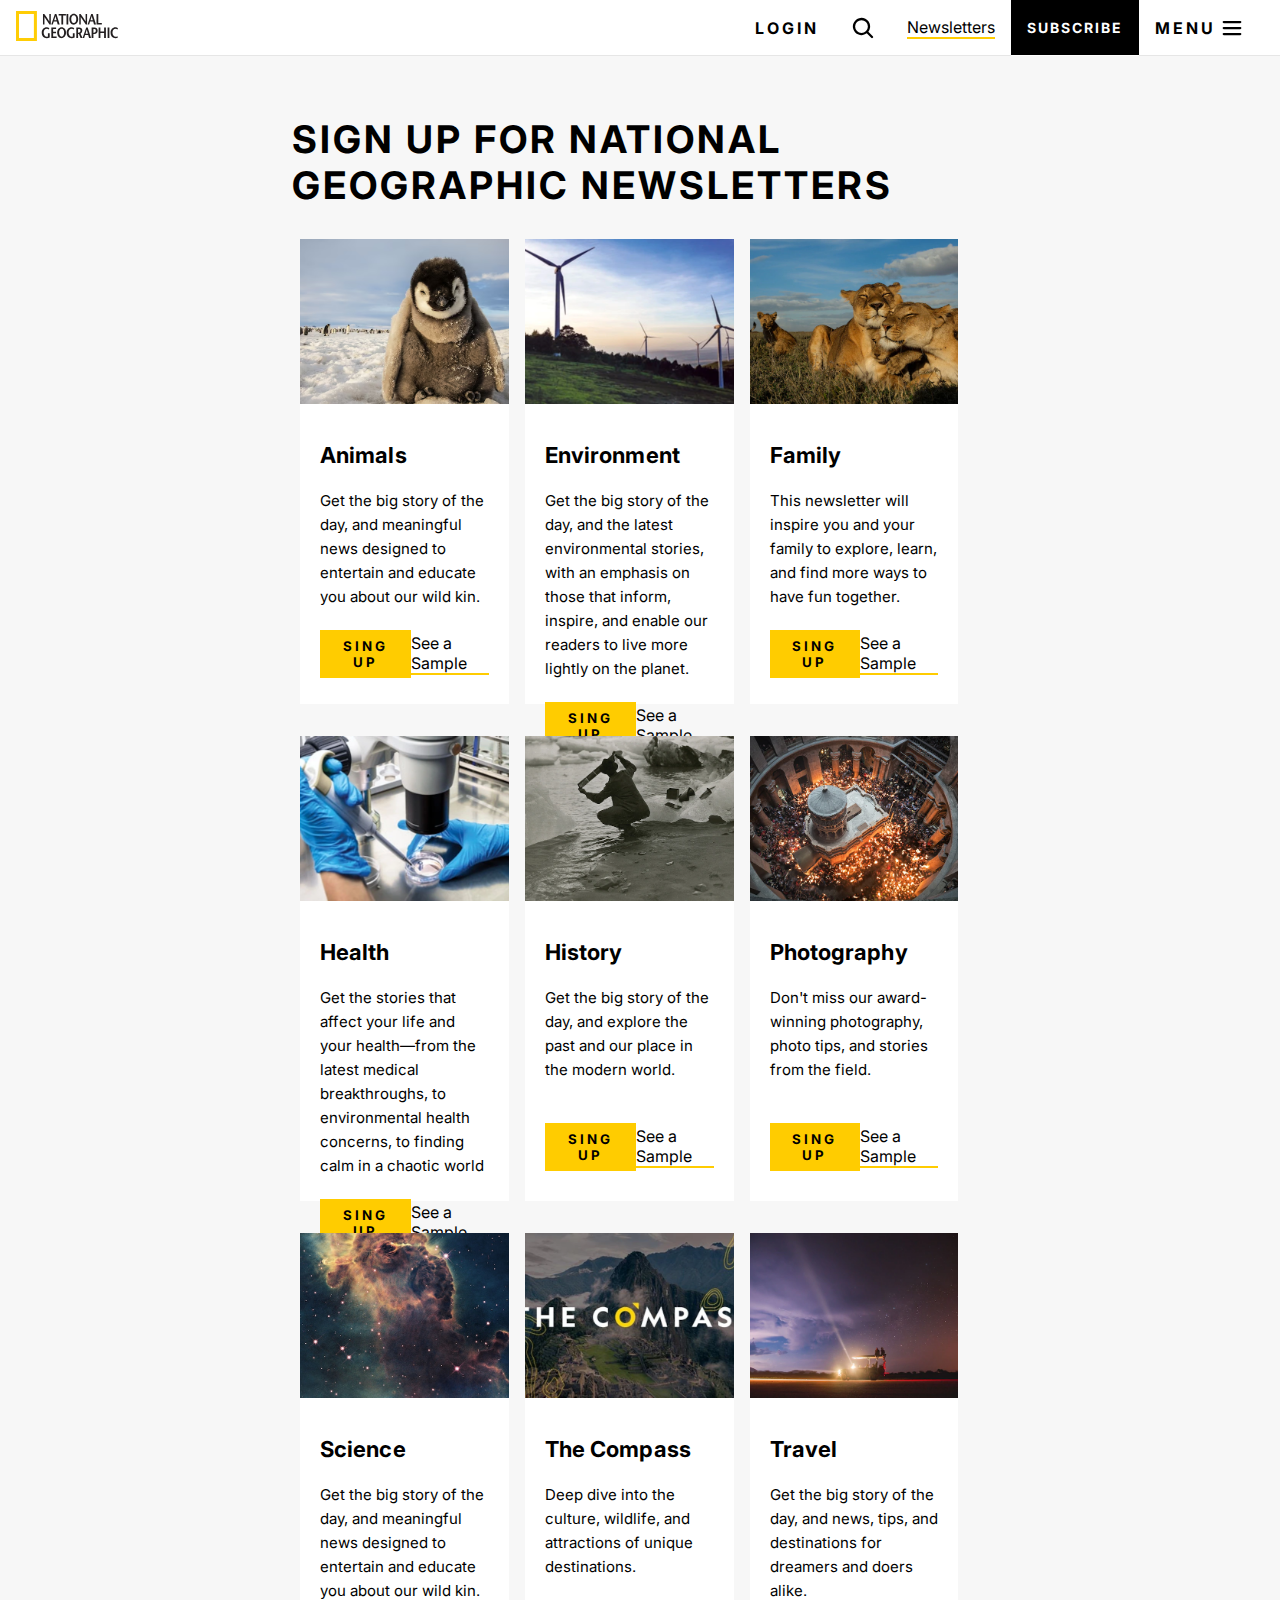
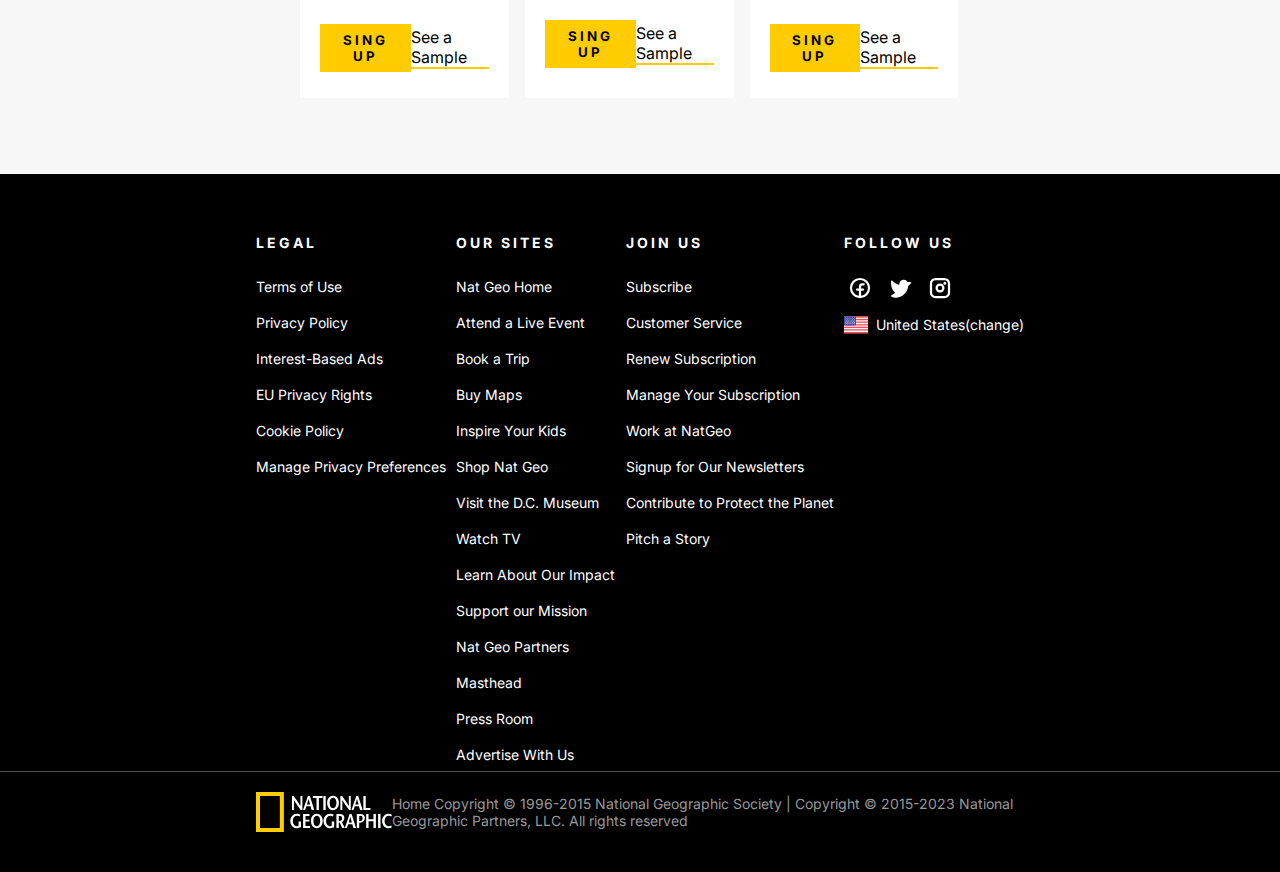
<file: Nationalgeographic/newsletter.html>
<!DOCTYPE html>
<html lang="en">
  <head>
    <meta charset="UTF-8" />
    <meta http-equiv="X-UA-Compatible" content="IE=edge" />
    <meta name="viewport" content="width=device-width, initial-scale=1.0" />
    <link rel="stylesheet" href="style2.css" />
    <link rel="preconnect" href="https://fonts.googleapis.com" />
    <link rel="preconnect" href="https://fonts.gstatic.com" crossorigin />
    <link
      href="https://fonts.googleapis.com/css2?family=Inter:wght@400;700&display=swap"
      rel="stylesheet"
    />
    <title>National geographic</title>
  </head>
  <body>
    <nav>
      <a href="kitas04.html" target="_blank"
        ><img
          src="img2/download.svg"
          alt="logotipas"
          class="site-logo"
          style="height: 30px"
      /></a>
      <ol class="menu-items">
        <li><a class="bold fade" href="">Login</a></li>
        <li>
          <a class="fade" href="">
            <svg xmlns="http://www.w3.org/2000/svg" viewBox="0 0 256 256">
              <path
                d="M232.49,215.51,185,168a92.12,92.12,0,1,0-17,17l47.53,47.54a12,12,0,0,0,17-17ZM44,112a68,68,0,1,1,68,68A68.07,68.07,0,0,1,44,112Z"
              ></path>
            </svg>
          </a>
        </li>
        <li>
          <a href=""><p class="link-yellow link">Newsletters</p> </a>
        </li>
        <li><a href="" class="active">Subscribe</a></li>
        <li>
          <a href="" class="fade"
            ><p class="bold">Menu</p>
            <svg
              xmlns="http://www.w3.org/2000/svg"
              width="32"
              height="32"
              fill="#ffffff"
              viewBox="0 0 256 256"
            >
              <path
                d="M228,128a12,12,0,0,1-12,12H40a12,12,0,0,1,0-24H216A12,12,0,0,1,228,128ZM40,76H216a12,12,0,0,0,0-24H40a12,12,0,0,0,0,24ZM216,180H40a12,12,0,0,0,0,24H216a12,12,0,0,0,0-24Z"
              ></path>
            </svg>
          </a>
        </li>
      </ol>
    </nav>
    <section class="neswletter">
      <div>
        <h1>Sign Up for National Geographic Newsletters</h1>
        <div class="cards-container">
          <!-- kortelė animal -->
          <div class="card">
            <img src="img2/family_16x9.avif" alt="" />
            <div class="fonas">
              <article>
                <h3>Animals</h3>
                <p>
                  Get the big story of the day, and meaningful news designed to
                  entertain and educate you about our wild kin.
                </p>
              </article>
              <div class="mygtukai">
                <button class="bold fade">Sing up</button>
                <a class="link-yellow link" href="">See a Sample</a>
              </div>
            </div>
          </div>

          <!-- kortelė enviroment -->
          <div class="card">
            <img src="img2/NGM-8522-Enviro-2.webp" alt="" />
            <div class="fonas">
              <article>
                <h3>Environment</h3>
                <p>
                  Get the big story of the day, and the latest environmental
                  stories, with an emphasis on those that inform, inspire, and
                  enable our readers to live more lightly on the planet.
                </p>
              </article>
              <div class="mygtukai">
                <button class="bold fade">Sing up</button>
                <a class="link-yellow link" href="">See a Sample</a>
              </div>
            </div>
          </div>

          <!-- kortelė family -->
          <div class="card">
            <img src="img2/nationalgeographic_1740210_16x9.webp" alt="" />
            <div class="fonas">
              <article>
                <h3>Family</h3>
                <p>
                  This newsletter will inspire you and your family to explore,
                  learn, and find more ways to have fun together.
                </p>
              </article>
              <div class="mygtukai">
                <button class="bold fade">Sing up</button>
                <a class="link-yellow link" href="">See a Sample</a>
              </div>
            </div>
          </div>
          <!-- kortelė health-->
          <div class="card">
            <img src="img2/NGM-8522._Health-V2.webp" alt="" />
            <div class="fonas">
              <article>
                <h3>Health</h3>
                <p>
                  Get the stories that affect your life and your health—from the
                  latest medical breakthroughs, to environmental health
                  concerns, to finding calm in a chaotic world
                </p>
              </article>
              <div class="mygtukai">
                <button class="bold fade">Sing up</button>
                <a class="link-yellow link" href="">See a Sample</a>
              </div>
            </div>
          </div>

          <!-- kortelė history -->
          <div class="card">
            <img src="img2/nationalgeographic_631501_16x9.webp" alt="" />
            <div class="fonas">
              <article>
                <h3>History</h3>
                <p>
                  Get the big story of the day, and explore the past and our
                  place in the modern world.
                </p>
              </article>
              <div class="mygtukai">
                <button class="bold fade">Sing up</button>
                <a class="link-yellow link" href="">See a Sample</a>
              </div>
            </div>
          </div>

          <!-- kortelė photography -->
          <div class="card">
            <img src="img2/culture_16x9.webp" alt="" />
            <div class="fonas">
              <article>
                <h3>Photography</h3>
                <p>
                  Don't miss our award-winning photography, photo tips, and
                  stories from the field.
                </p>
              </article>
              <div class="mygtukai">
                <button class="bold fade">Sing up</button>
                <a class="link-yellow link" href="">See a Sample</a>
              </div>
            </div>
          </div>

          <!-- kortelė science -->
          <div class="card">
            <img src="img2/science_16x9.jpg" alt="" />
            <div class="fonas">
              <article>
                <h3>Science</h3>
                <p>
                  Get the big story of the day, and meaningful news designed to
                  entertain and educate you about our wild kin.
                </p>
              </article>
              <div class="mygtukai">
                <button class="bold fade">Sing up</button>
                <a class="link-yellow link" href="">See a Sample</a>
              </div>
            </div>
          </div>

          <!-- kortelė the compass -->
          <div class="card">
            <img src="img2/compass_nlsignup-1_16x9.webp" alt="" />

            <div class="fonas">
              <article>
                <h3>The Compass</h3>
                <p>
                  Deep dive into the culture, wildlife, and attractions of
                  unique destinations.
                </p>
              </article>
              <div class="mygtukai">
                <button class="bold fade">Sing up</button>
                <a class="link-yellow link" href="">See a Sample</a>
              </div>
            </div>
          </div>

          <!-- kortelė travel -->
          <div class="card">
            <img
              src="img2/9927286_uploadsmember1469524yourshot-1469524-9927286jpg_7r3uw3et4gsdw44eyr3qrhtow7p3eflutfvvbpyjwjhzlmh4iziq_1900x1267_16x9.webp"
              alt=""
            />
            <div class="fonas">
              <article>
                <h3>Travel</h3>
                <p>
                  Get the big story of the day, and news, tips, and destinations
                  for dreamers and doers alike.
                </p>
              </article>
              <div class="mygtukai">
                <button class="bold fade">Sing up</button>
                <a class="link-yellow link" href="">See a Sample</a>
              </div>
            </div>
          </div>
          <!-- --- -->
        </div>
      </div>
    </section>
    <footer>
      <div class="line"></div>
      <div class="row-links">
        <div class="column">
          <h4 class="bold">Legal</h4>
          <ol>
            <li><a href="">Terms of Use</a></li>
            <li><a href="">Privacy Policy</a></li>
            <li><a href="">Interest-Based Ads</a></li>
            <li><a href="">EU Privacy Rights</a></li>
            <li><a href="">Cookie Policy</a></li>
            <li><a href="">Manage Privacy Preferences</a></li>
          </ol>
        </div>
        <div class="column">
          <h4 class="bold">Our sites</h4>
          <ol>
            <li><a href="">Nat Geo Home</a></li>
            <li><a href="">Attend a Live Event</a></li>
            <li><a href="">Book a Trip</a></li>
            <li><a href="">Buy Maps</a></li>
            <li><a href="">Inspire Your Kids</a></li>
            <li><a href="">Shop Nat Geo</a></li>
            <li><a href="">Visit the D.C. Museum</a></li>
            <li><a href="">Watch TV</a></li>
            <li><a href="">Learn About Our Impact</a></li>
            <li><a href="">Support our Mission</a></li>
            <li><a href="">Nat Geo Partners</a></li>
            <li><a href="">Masthead</a></li>
            <li><a href="">Press Room</a></li>
            <li><a href="">Advertise With Us</a></li>
          </ol>
        </div>
        <div class="column">
          <h4 class="bold">Join us</h4>
          <ol>
            <li><a href="">Subscribe</a></li>
            <li><a href="">Customer Service</a></li>
            <li><a href="">Renew Subscription</a></li>
            <li><a href="">Manage Your Subscription</a></li>
            <li><a href="">Work at NatGeo</a></li>
            <li><a href="">Signup for Our Newsletters</a></li>
            <li><a href="">Contribute to Protect the Planet</a></li>
            <li><a href="">Pitch a Story</a></li>
          </ol>
        </div>
        <div class="column">
          <h4 class="bold">Follow us</h4>
          <ol class="socmedia">
            <li>
              <a href=""
                ><svg
                  xmlns="http://www.w3.org/2000/svg"
                  width="32"
                  height="32"
                  fill="#ffffff"
                  viewBox="0 0 256 256"
                >
                  <path
                    d="M128,20A108,108,0,1,0,236,128,108.12,108.12,0,0,0,128,20Zm12,191.13V156h20a12,12,0,0,0,0-24H140V112a12,12,0,0,1,12-12h16a12,12,0,0,0,0-24H152a36,36,0,0,0-36,36v20H96a12,12,0,0,0,0,24h20v55.13a84,84,0,1,1,24,0Z"
                  ></path></svg></a>
            </li>
            <li>
              <a href=""
                ><svg
                  xmlns="http://www.w3.org/2000/svg"
                  width="32"
                  height="32"
                  fill="#ffffff"
                  viewBox="0 0 256 256"
                >
                  <path
                    d="M245.66,77.66l-29.9,29.9C209.72,177.58,150.67,232,80,232c-14.52,0-26.49-2.3-35.58-6.84-7.33-3.67-10.33-7.6-11.08-8.72a8,8,0,0,1,3.85-11.93c.26-.1,24.24-9.31,39.47-26.84a110.93,110.93,0,0,1-21.88-24.2c-12.4-18.41-26.28-50.39-22-98.18a8,8,0,0,1,13.65-4.92c.35.35,33.28,33.1,73.54,43.72V88a47.87,47.87,0,0,1,14.36-34.3A46.87,46.87,0,0,1,168.1,40a48.66,48.66,0,0,1,41.47,24H240a8,8,0,0,1,5.66,13.66Z"
                  ></path></svg></a>
            </li>
            <li>
              <a href=""
                ><svg
                  xmlns="http://www.w3.org/2000/svg"
                  width="32"
                  height="32"
                  fill="#f7f3f3"
                  viewBox="0 0 256 256"
                >
                  <path
                    d="M128,80a48,48,0,1,0,48,48A48.05,48.05,0,0,0,128,80Zm0,72a24,24,0,1,1,24-24A24,24,0,0,1,128,152ZM176,20H80A60.07,60.07,0,0,0,20,80v96a60.07,60.07,0,0,0,60,60h96a60.07,60.07,0,0,0,60-60V80A60.07,60.07,0,0,0,176,20Zm36,156a36,36,0,0,1-36,36H80a36,36,0,0,1-36-36V80A36,36,0,0,1,80,44h96a36,36,0,0,1,36,36ZM196,76a16,16,0,1,1-16-16A16,16,0,0,1,196,76Z"
                  ></path></svg></a>
            </li>
          </ol>
          <a class="language" href="">
            <svg id="icon__flag__united-states" viewBox="0 0 30 30">
              <path
                fill="var(--color2, #f5f5f5)"
                d="M31.448 26.483H.552A.552.552 0 010 25.931V6.069c0-.305.247-.552.552-.552h30.896c.305 0 .552.247.552.552v19.862a.552.552 0 01-.552.552z"
              ></path>
              <path
                fill="var(--color3, #ff4b55)"
                d="M32 7.13H0V6.069c0-.305.247-.552.552-.552h30.896c.305 0 .552.247.552.552V7.13zM0 11.968h32v1.613H0v-1.613zM0 8.743h32v1.613H0V8.743zM32 16.806H.552A.552.552 0 010 16.254v-1.061h32v1.613zM0 21.645h32v1.613H0v-1.613zM31.448 26.483H.552A.552.552 0 010 25.931V24.87h32v1.061a.552.552 0 01-.552.552zM0 18.419h32v1.613H0v-1.613z"
              ></path>
              <path
                fill="var(--color1, #41479b)"
                d="M14.345 5.517H.552A.552.552 0 000 6.069v10.186c0 .305.247.552.552.552h13.793a.552.552 0 00.552-.552V6.069a.552.552 0 00-.552-.552z"
              ></path>
              <path
                fill="var(--color2, #f5f5f5)"
                d="M1.549 6.784l.122.366.386.003c.05 0 .071.064.03.094l-.311.229.117.368a.052.052 0 01-.08.058l-.314-.224-.314.224a.052.052 0 01-.08-.058l.117-.368-.311-.229a.052.052 0 01.03-.094l.386-.003.122-.366a.052.052 0 01.099 0zM1.549 8.699l.122.366.386.003c.05 0 .071.064.03.094l-.311.229.117.368a.052.052 0 01-.08.058l-.314-.224-.314.225a.052.052 0 01-.08-.058l.117-.368-.311-.229a.052.052 0 01.03-.094l.386-.003.122-.366a.052.052 0 01.099 0zM1.549 10.615l.122.366.386.003c.05 0 .071.064.03.094l-.311.229.117.368a.052.052 0 01-.08.058l-.314-.224-.314.225a.052.052 0 01-.08-.058l.117-.368-.311-.229a.052.052 0 01.03-.094l.386-.003.122-.366a.052.052 0 01.099 0zM1.549 12.531l.122.366.386.003c.05 0 .071.064.03.094l-.311.229.117.368a.052.052 0 01-.08.058l-.314-.224-.314.225a.052.052 0 01-.08-.058l.117-.368-.311-.229a.052.052 0 01.03-.094l.386-.003.122-.366a.052.052 0 01.099 0zM1.549 14.447l.122.366.386.003c.05 0 .071.064.03.094l-.311.229.117.368a.052.052 0 01-.08.058l-.314-.224-.314.225a.052.052 0 01-.08-.058l.117-.368-.311-.229a.052.052 0 01.03-.094l.386-.003.122-.366a.052.052 0 01.099 0zM3.036 7.723l.122.366.386.003c.05 0 .071.064.03.094l-.311.229.116.368a.052.052 0 01-.08.058l-.314-.225-.314.225a.052.052 0 01-.08-.058l.116-.368-.311-.229a.052.052 0 01.03-.094l.386-.003.122-.366a.052.052 0 01.099 0zM3.036 9.639l.122.366.386.003c.05 0 .071.064.03.094l-.311.229.116.368a.052.052 0 01-.08.058l-.314-.225-.314.225a.052.052 0 01-.08-.058l.116-.368-.311-.229a.052.052 0 01.03-.094l.386-.003.122-.366a.052.052 0 01.099 0zM3.036 11.555l.122.366.386.003c.05 0 .071.064.03.094l-.311.229.116.368a.052.052 0 01-.08.058l-.314-.225-.314.225a.052.052 0 01-.08-.058l.116-.368-.311-.229a.052.052 0 01.03-.094l.386-.003.122-.366a.052.052 0 01.099 0zM3.036 13.471l.122.366.386.003c.05 0 .071.064.03.094l-.311.229.116.368a.052.052 0 01-.08.058l-.314-.225-.314.225a.052.052 0 01-.08-.058l.116-.368-.311-.229a.052.052 0 01.03-.094l.386-.003.122-.366a.052.052 0 01.099 0zM4.523 6.784l.122.366.386.003c.05 0 .071.064.03.094l-.311.229.117.368a.052.052 0 01-.08.058l-.314-.224-.314.224a.052.052 0 01-.08-.058l.117-.368-.311-.229a.052.052 0 01.03-.094l.386-.003.122-.366a.052.052 0 01.099 0zM4.523 8.699l.122.366.386.003c.05 0 .071.064.03.094l-.311.229.117.368a.052.052 0 01-.08.058l-.314-.225-.314.225a.052.052 0 01-.08-.058l.117-.368-.311-.229a.052.052 0 01.03-.094l.386-.003.122-.366a.052.052 0 01.099 0zM4.523 10.615l.122.366.386.003c.05 0 .071.064.03.094l-.311.229.117.368a.052.052 0 01-.08.058l-.314-.225-.314.225a.052.052 0 01-.08-.058l.117-.368-.311-.229a.052.052 0 01.03-.094l.386-.003.122-.366a.052.052 0 01.099 0zM4.523 12.531l.122.366.386.003c.05 0 .071.064.03.094l-.311.229.117.368a.052.052 0 01-.08.058l-.314-.225-.314.225a.052.052 0 01-.08-.058l.117-.368-.311-.229a.052.052 0 01.03-.094l.386-.003.122-.366a.052.052 0 01.099 0zM4.523 14.447l.122.366.386.003c.05 0 .071.064.03.094l-.311.229.117.368a.052.052 0 01-.08.058l-.314-.225-.314.225a.052.052 0 01-.08-.058l.117-.368-.311-.229a.052.052 0 01.03-.094l.386-.003.122-.366a.052.052 0 01.099 0zM6.011 7.723l.122.366.386.003c.05 0 .071.064.03.094l-.311.229.117.368a.052.052 0 01-.08.058l-.314-.225-.314.225a.052.052 0 01-.08-.058l.117-.368-.311-.229a.052.052 0 01.03-.094l.386-.003.122-.366a.052.052 0 01.099 0zM6.011 9.639l.122.366.386.003c.05 0 .071.064.03.094l-.311.229.117.368a.052.052 0 01-.08.058l-.314-.225-.314.225a.052.052 0 01-.08-.058l.117-.368-.311-.229a.052.052 0 01.03-.094l.386-.003.122-.366a.052.052 0 01.099 0zM6.011 11.555l.122.366.386.003c.05 0 .071.064.03.094l-.311.229.117.368a.052.052 0 01-.08.058l-.314-.225-.314.225a.052.052 0 01-.08-.058l.117-.368-.311-.229a.052.052 0 01.03-.094l.386-.003.122-.366a.052.052 0 01.099 0zM6.011 13.471l.122.366.386.003c.05 0 .071.064.03.094l-.311.229.117.368a.052.052 0 01-.08.058l-.314-.225-.314.225a.052.052 0 01-.08-.058l.117-.368-.311-.229a.052.052 0 01.03-.094l.386-.003.122-.366a.052.052 0 01.099 0zM7.498 6.784l.122.366.386.003c.05 0 .071.064.03.094l-.311.229.117.368a.052.052 0 01-.08.058l-.314-.224-.314.224a.052.052 0 01-.08-.058l.117-.368-.311-.229a.052.052 0 01.03-.094l.386-.003.122-.366a.052.052 0 01.099 0zM7.498 8.699l.122.366.386.003c.05 0 .071.064.03.094l-.311.229.117.368a.052.052 0 01-.08.058l-.314-.225-.314.225a.052.052 0 01-.08-.058l.117-.368-.311-.229a.052.052 0 01.03-.094l.386-.003.122-.366a.052.052 0 01.099 0zM7.498 10.615l.122.366.386.003c.05 0 .071.064.03.094l-.311.229.117.368a.052.052 0 01-.08.058l-.314-.225-.314.225a.052.052 0 01-.08-.058l.117-.368-.311-.229a.052.052 0 01.03-.094l.386-.003.122-.366a.052.052 0 01.099 0zM7.498 12.531l.122.366.386.003c.05 0 .071.064.03.094l-.311.229.117.368a.052.052 0 01-.08.058l-.314-.225-.314.225a.052.052 0 01-.08-.058l.117-.368-.311-.229a.052.052 0 01.03-.094l.386-.003.122-.366a.052.052 0 01.099 0zM7.498 14.447l.122.366.386.003c.05 0 .071.064.03.094l-.311.229.117.368a.052.052 0 01-.08.058l-.314-.225-.314.225a.052.052 0 01-.08-.058l.117-.368-.311-.229a.052.052 0 01.03-.094l.386-.003.122-.366a.052.052 0 01.099 0zM8.985 7.723l.122.366.386.003c.05 0 .071.064.03.094l-.311.229.117.368a.052.052 0 01-.08.058l-.314-.225-.314.225a.052.052 0 01-.08-.058l.117-.368-.311-.229a.052.052 0 01.03-.094l.386-.003.122-.366a.052.052 0 01.099 0zM8.985 9.639l.122.366.386.003c.05 0 .071.064.03.094l-.311.229.117.368a.052.052 0 01-.08.058l-.314-.225-.314.225a.052.052 0 01-.08-.058l.117-.368-.311-.229a.052.052 0 01.03-.094l.386-.003.122-.366a.052.052 0 01.099 0zM8.985 11.555l.122.366.386.003c.05 0 .071.064.03.094l-.311.229.117.368a.052.052 0 01-.08.058l-.314-.225-.314.225a.052.052 0 01-.08-.058l.117-.368-.311-.229a.052.052 0 01.03-.094l.386-.003.122-.366a.052.052 0 01.099 0zM8.985 13.471l.122.366.386.003c.05 0 .071.064.03.094l-.311.229.117.368a.052.052 0 01-.08.058l-.314-.225-.314.225a.052.052 0 01-.08-.058l.117-.368-.311-.229a.052.052 0 01.03-.094l.386-.003.122-.366a.052.052 0 01.099 0zM10.472 6.784l.122.366.386.003c.05 0 .071.064.03.094l-.311.229.117.368a.052.052 0 01-.08.058l-.314-.224-.314.224a.052.052 0 01-.08-.058l.117-.368-.311-.229a.052.052 0 01.03-.094l.386-.003.122-.366a.052.052 0 01.099 0zM10.472 8.699l.122.366.386.003c.05 0 .071.064.03.094l-.311.229.117.368a.052.052 0 01-.08.058l-.314-.225-.314.225a.052.052 0 01-.08-.058l.117-.368-.311-.229a.052.052 0 01.03-.094l.386-.003.122-.366a.052.052 0 01.099 0zM10.472 10.615l.122.366.386.003c.05 0 .071.064.03.094l-.311.229.117.368a.052.052 0 01-.08.058l-.314-.225-.314.225a.052.052 0 01-.08-.058l.117-.368-.311-.229a.052.052 0 01.03-.094l.386-.003.122-.366a.052.052 0 01.099 0zM10.472 12.531l.122.366.386.003c.05 0 .071.064.03.094l-.311.229.117.368a.052.052 0 01-.08.058l-.314-.225-.314.225a.052.052 0 01-.08-.058l.117-.368-.311-.229a.052.052 0 01.03-.094l.386-.003.122-.366a.052.052 0 01.099 0zM10.472 14.447l.122.366.386.003c.05 0 .071.064.03.094l-.311.229.117.368a.052.052 0 01-.08.058l-.314-.225-.314.225a.052.052 0 01-.08-.058l.117-.368-.311-.229a.052.052 0 01.03-.094l.386-.003.122-.366a.052.052 0 01.099 0zM11.959 7.723l.122.366.386.003c.05 0 .071.064.03.094l-.311.229.117.368a.052.052 0 01-.08.058l-.314-.225-.314.225a.052.052 0 01-.08-.058l.117-.368-.311-.229a.052.052 0 01.03-.094l.386-.003.122-.366a.052.052 0 01.099 0zM11.959 9.639l.122.366.386.003c.05 0 .071.064.03.094l-.311.229.117.368a.052.052 0 01-.08.058l-.314-.225-.314.225a.052.052 0 01-.08-.058l.117-.368-.311-.229a.052.052 0 01.03-.094l.386-.003.122-.366a.052.052 0 01.099 0zM11.959 11.555l.122.366.386.003c.05 0 .071.064.03.094l-.311.229.117.368a.052.052 0 01-.08.058l-.314-.225-.314.225a.052.052 0 01-.08-.058l.117-.368-.311-.229a.052.052 0 01.03-.094l.386-.003.122-.366a.052.052 0 01.099 0zM11.959 13.471l.122.366.386.003c.05 0 .071.064.03.094l-.311.229.117.368a.052.052 0 01-.08.058l-.314-.225-.314.225a.052.052 0 01-.08-.058l.117-.368-.311-.229a.052.052 0 01.03-.094l.386-.003.122-.366a.052.052 0 01.099 0zM13.446 6.784l.122.366.386.003c.05 0 .071.064.03.094l-.311.229.117.368a.052.052 0 01-.08.058l-.314-.224-.314.224a.052.052 0 01-.08-.058l.117-.368-.311-.229a.052.052 0 01.03-.094l.386-.003.122-.366a.052.052 0 01.099 0zM13.446 8.699l.122.366.386.003c.05 0 .071.064.03.094l-.311.229.117.368a.052.052 0 01-.08.058l-.314-.225-.314.225a.052.052 0 01-.08-.058l.117-.368-.311-.229a.052.052 0 01.03-.094l.386-.003.122-.366a.052.052 0 01.099 0zM13.446 10.615l.122.366.386.003c.05 0 .071.064.03.094l-.311.229.117.368a.052.052 0 01-.08.058l-.314-.225-.314.225a.052.052 0 01-.08-.058l.117-.368-.311-.229a.052.052 0 01.03-.094l.386-.003.122-.366a.052.052 0 01.099 0zM13.446 12.531l.122.366.386.003c.05 0 .071.064.03.094l-.311.229.117.368a.052.052 0 01-.08.058l-.314-.225-.314.225a.052.052 0 01-.08-.058l.117-.368-.311-.229a.052.052 0 01.03-.094l.386-.003.122-.366a.052.052 0 01.099 0zM13.446 14.447l.122.366.386.003c.05 0 .071.064.03.094l-.311.229.117.368a.052.052 0 01-.08.058l-.314-.225-.314.225a.052.052 0 01-.08-.058l.117-.368-.311-.229a.052.052 0 01.03-.094l.386-.003.122-.366a.052.052 0 01.099 0z"
              ></path>
            </svg>
            United States(change)</a
          >
        </div>
      </div>
     
      <div class="row-links bottom">
        <img src="img2/logo-dark.svg" alt="logo" />
        <p>
          Home Copyright &copy 1996-2015 National Geographic Society | Copyright
          &copy 2015-2023 National Geographic Partners, LLC. All rights reserved
        </p>
      </div>
    </footer>
  </body>
</html>
</file>
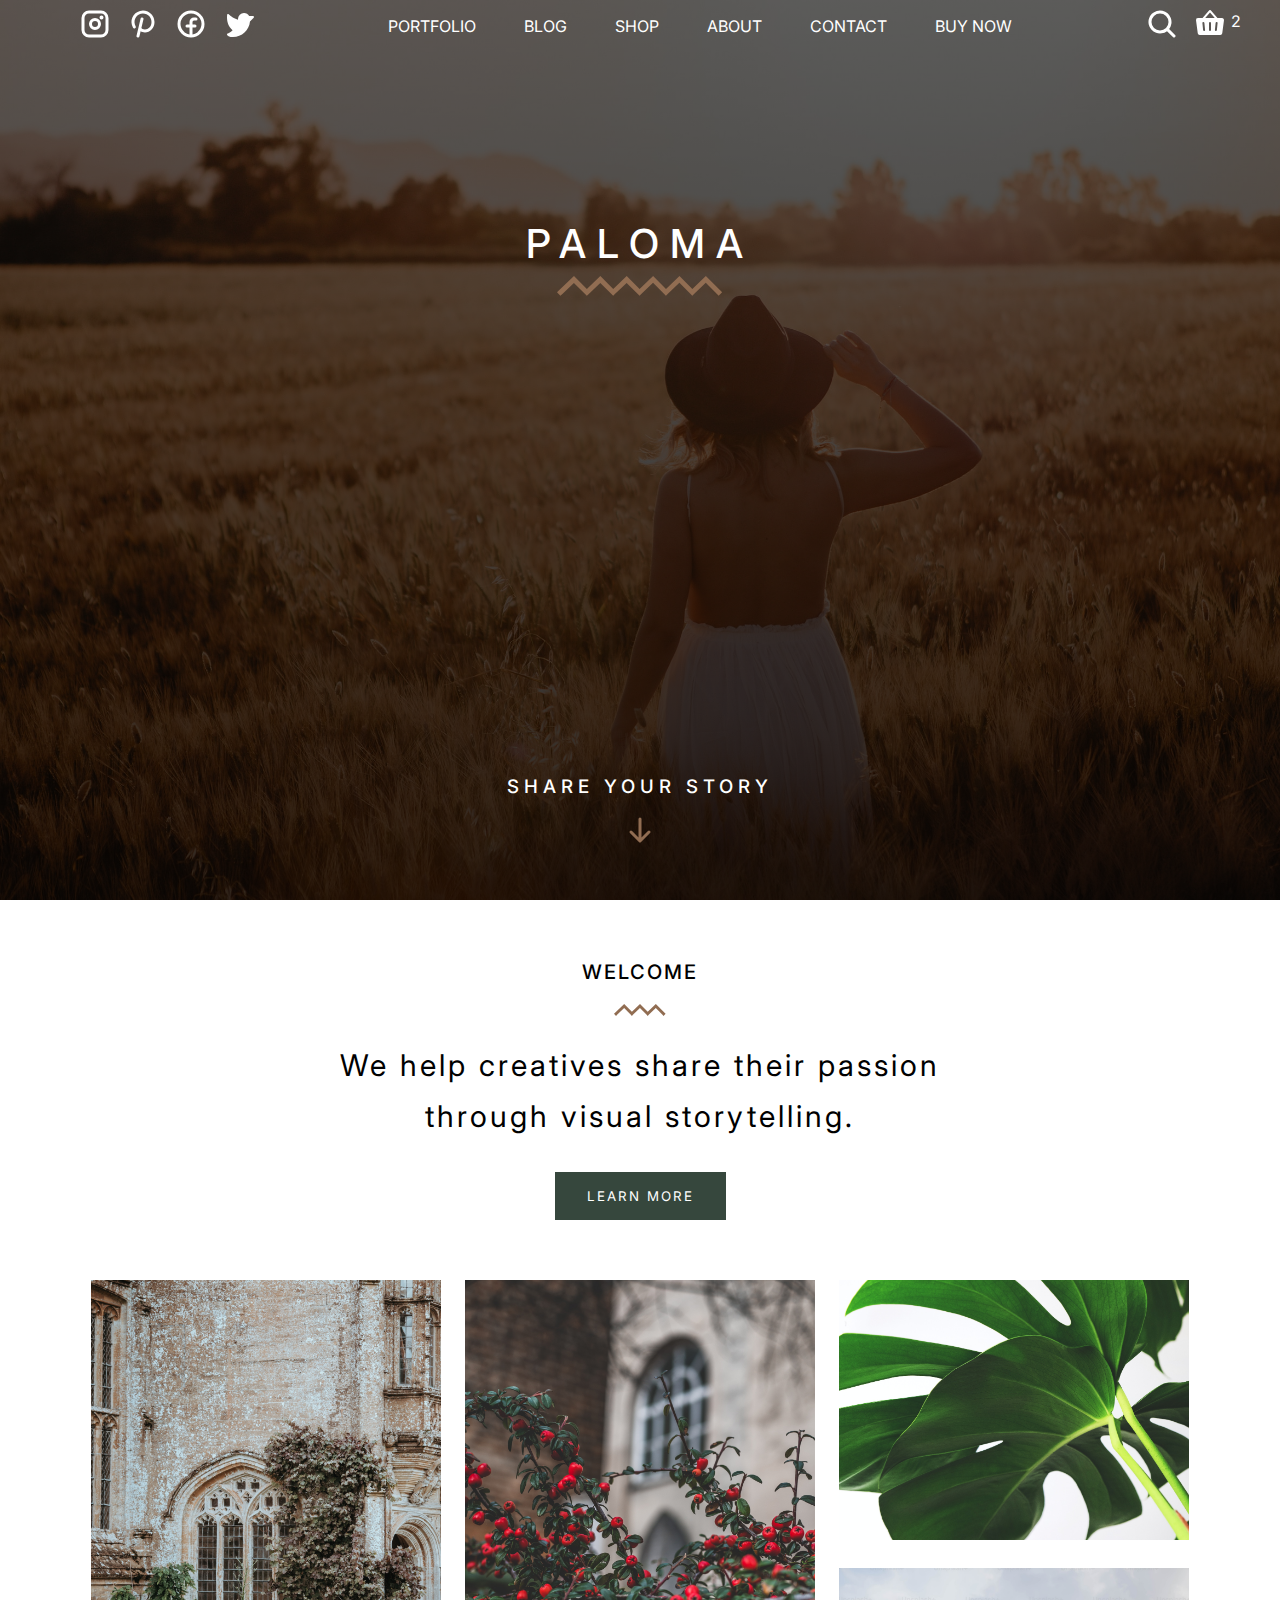
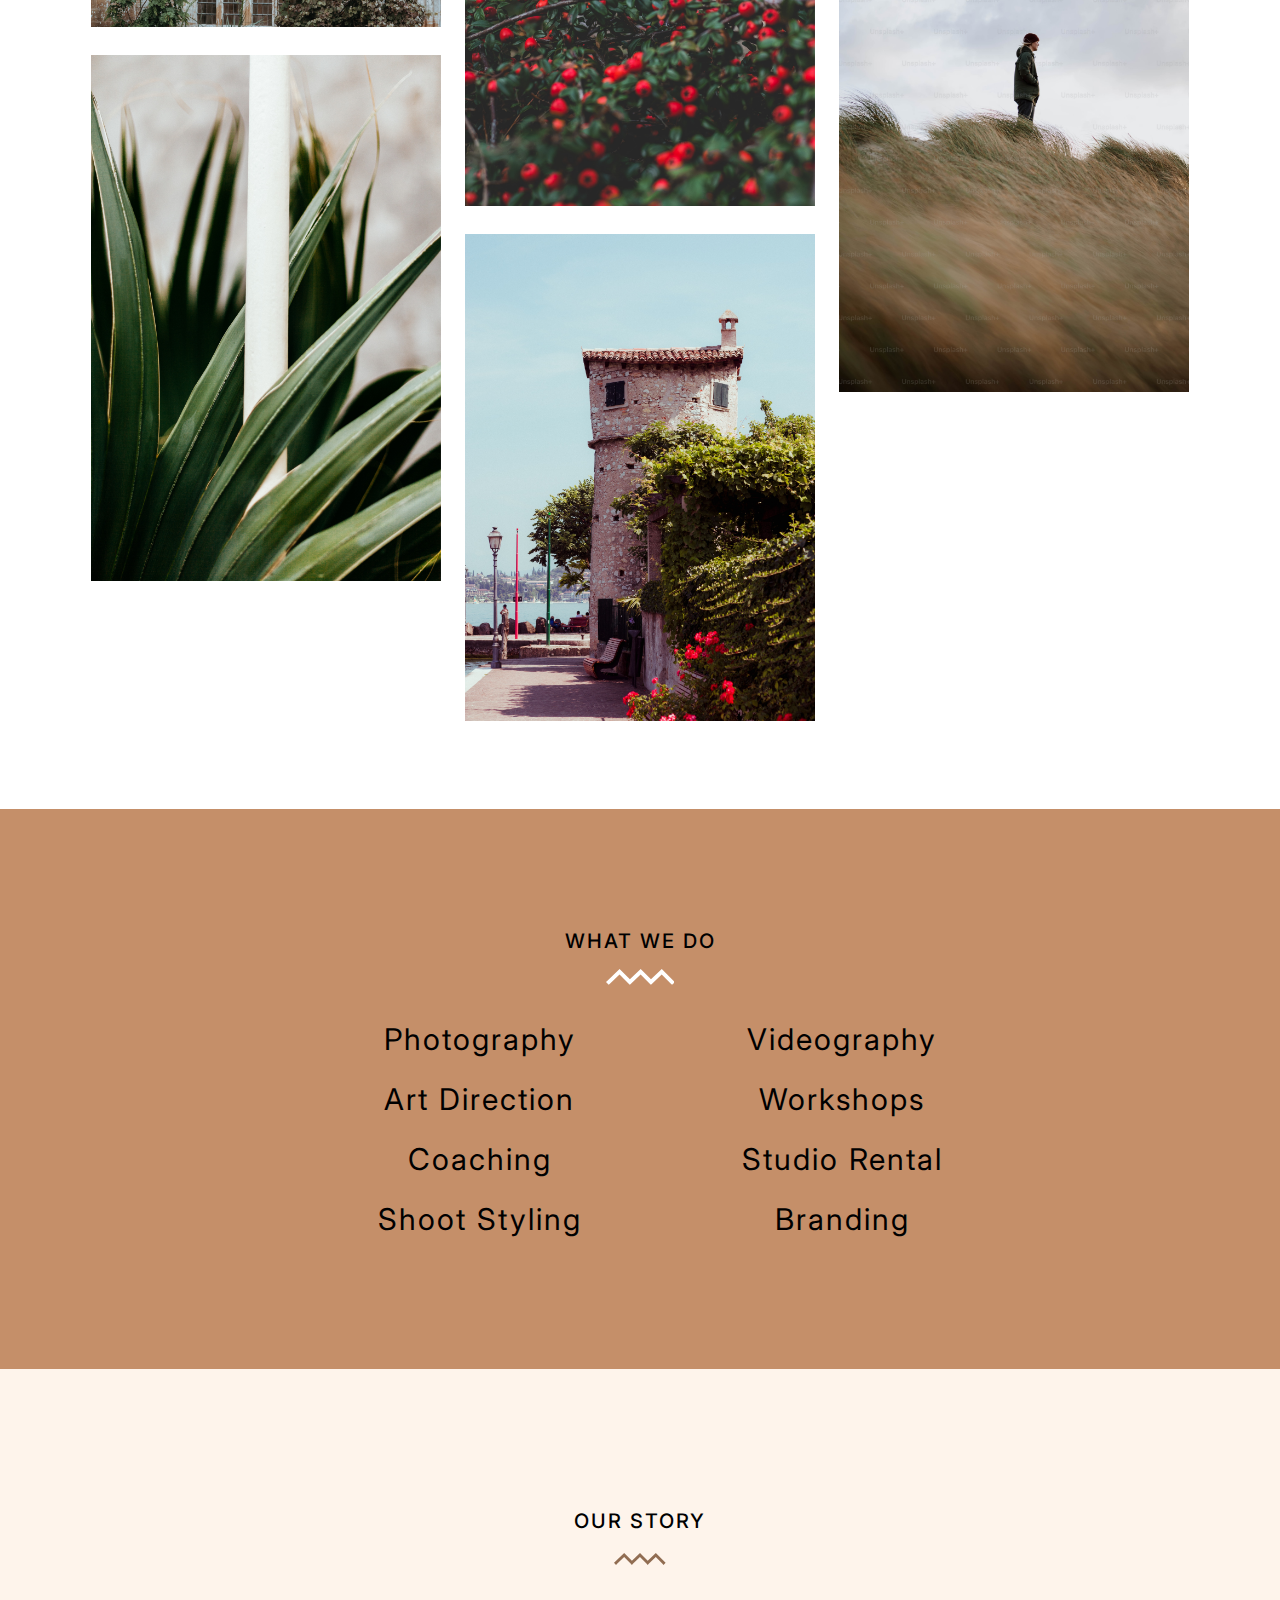
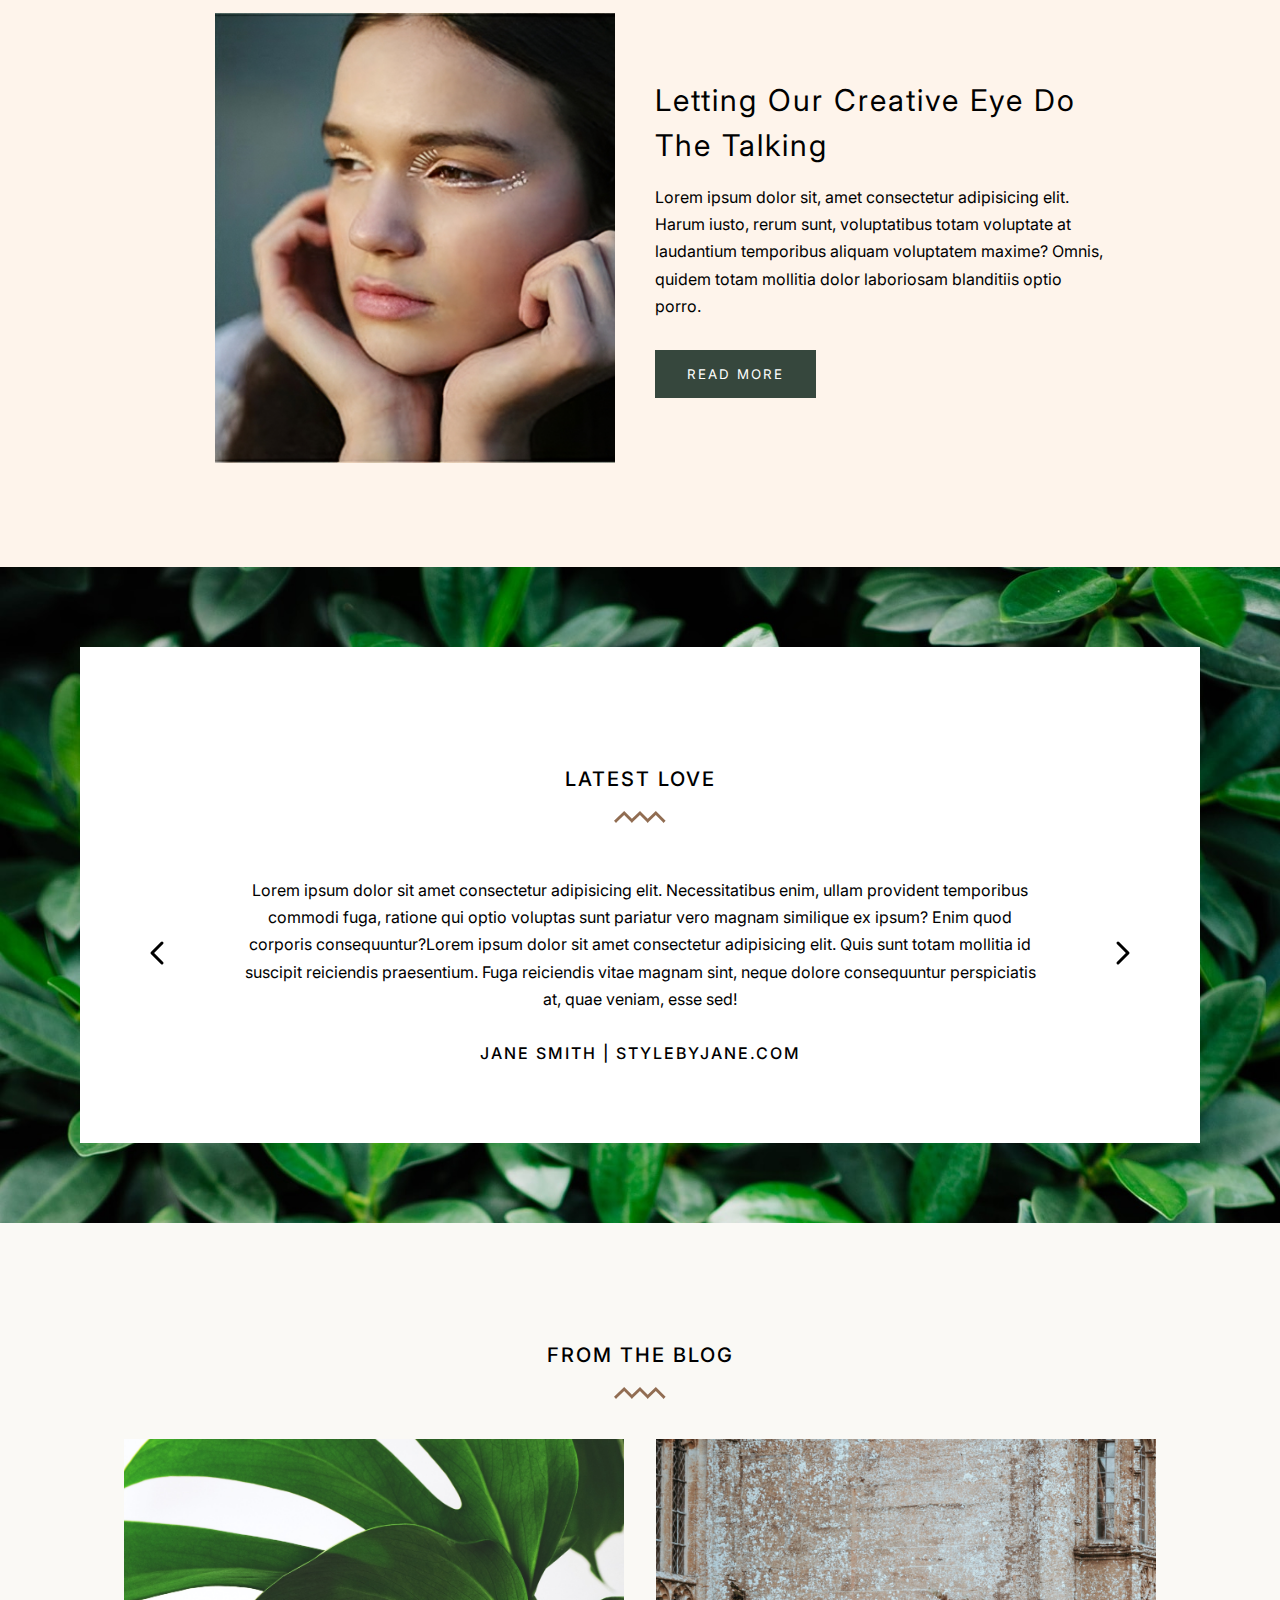
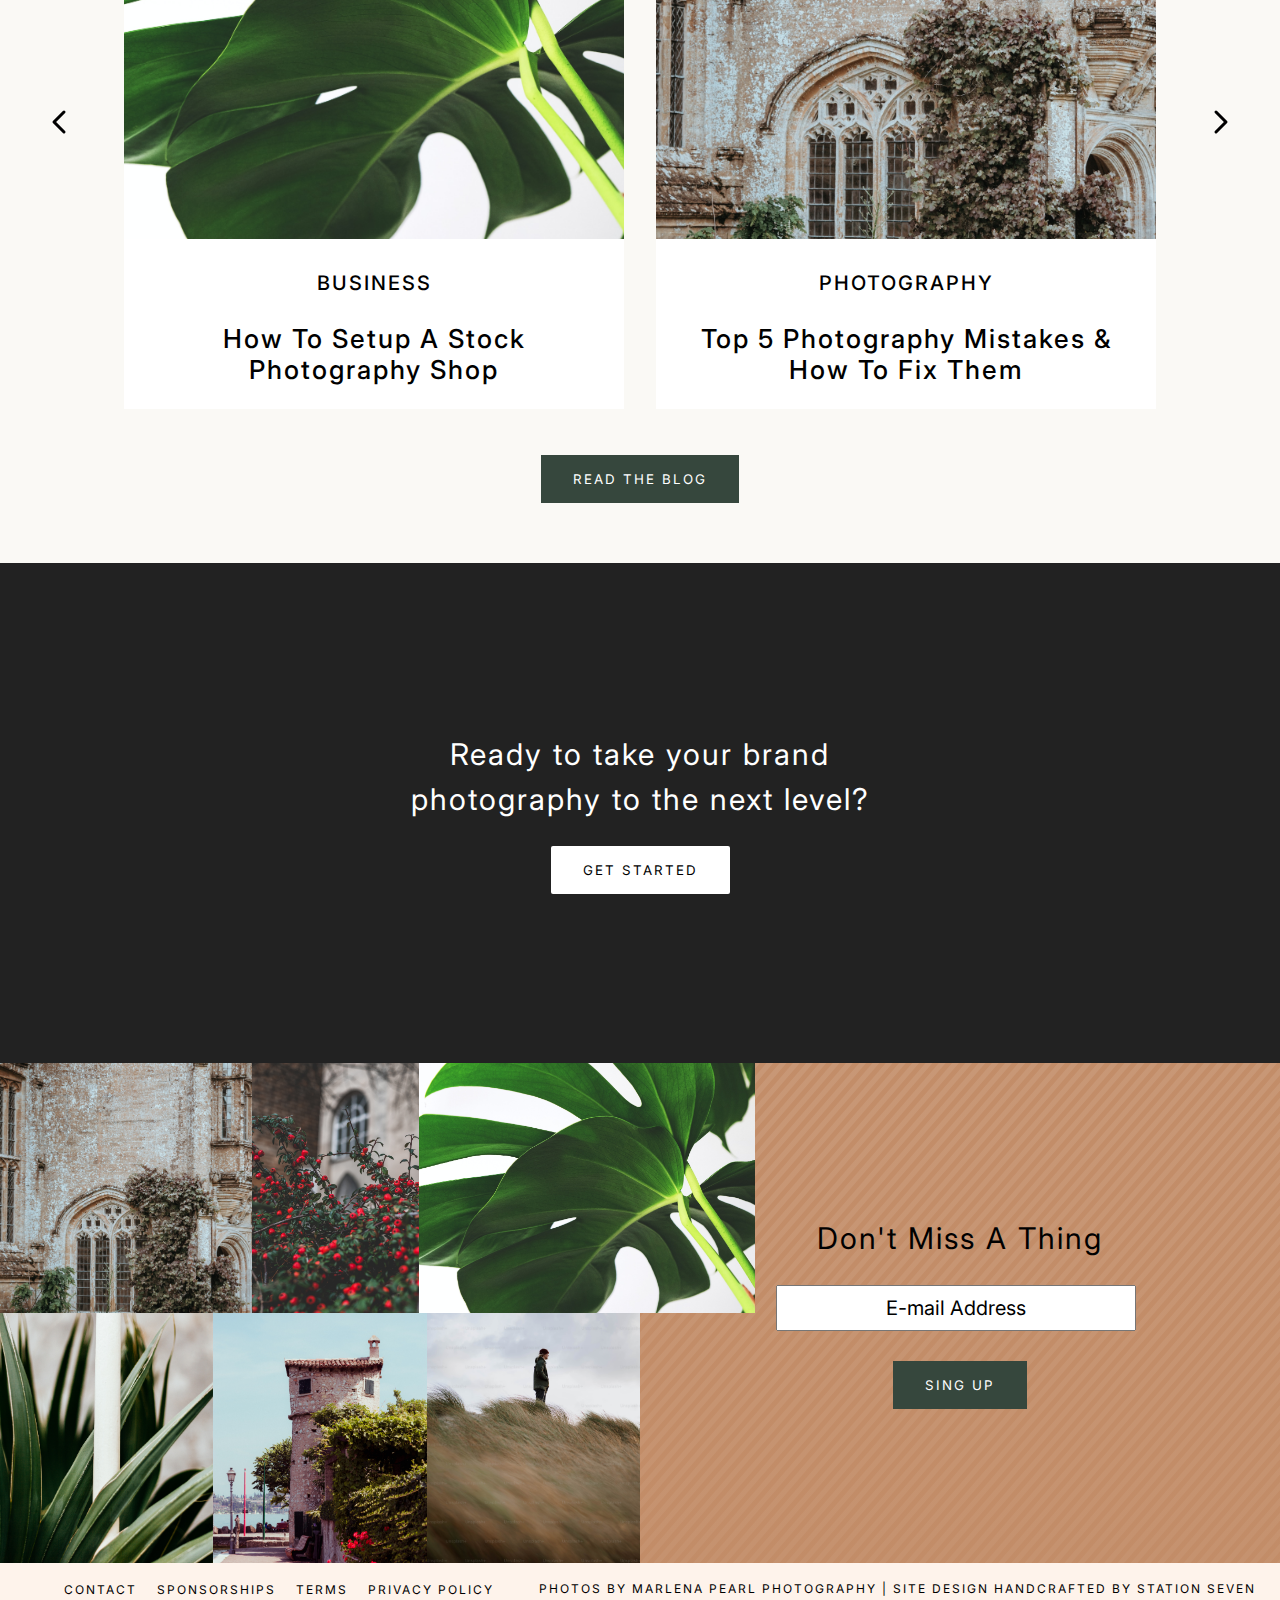
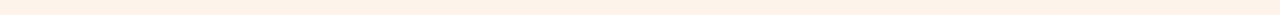
<file: paloma/paloma.html>
<!DOCTYPE html>
<html lang="en">
<head>
    <meta charset="UTF-8">
    <meta http-equiv="X-UA-Compatible" content="IE=edge">
    <meta name="viewport" content="width=device-width, initial-scale=1.0">
    <title>Paloma</title>
    <link rel="preconnect" href="https://fonts.googleapis.com">
    <link rel="preconnect" href="https://fonts.gstatic.com" crossorigin>
    <link href="https://fonts.googleapis.com/css2?family=Inter:wght@400;500;700&display=swap" rel="stylesheet"> 
    <link rel="stylesheet" href="style.css">
</head>
<body>
    <header>

        <nav>
            <ol class="soctinklai">
                <li><a href=""><img src="icons/instagram-logo-bold.svg" alt="instagram-logo"></a></li>
                <li><a href=""><img src="icons/pinterest-logo-bold.svg" alt="pinterest-logo"></a></li>
                <li><a href=""><img src="icons/facebook-logo-bold.svg" alt="facebook-logo"></a></li>
                <li><a href=""><img src="icons/twitter-logo-fill.svg" alt="twitter-logo"></a></li>
            </ol>
    <ol class="Links">
        <li> <a href="">Portfolio</a> </li>
        <li> <a href="">Blog</a> </li>
        <li> <a href="">Shop</a> </li>
        <li> <a href="">About</a> </li>
        <li> <a href="">Contact</a> </li>
        <li> <a href="">Buy now</a> </li>
    </ol>
    <ol class="searchandcart">
       <li><a href=""><img src="icons/magnifying-glass-bold.svg" alt="search"></a></li>
       <li><a  class="cart" href=""><img src="icons/basket-fill.svg" alt="cart"><p>2</p></a></li>
    </ol>
        </nav>
    <div>
        <h1>Paloma</h1>
        <svg  class="wawe1" viewBox="0 0 727 88" fill="#916D52" xmlns="http://www.w3.org/2000/svg">
            <path  d="M422.932 0L363.426 56.9805L306.762 0.154299L247.418 56.9805L190.748 0.154299L131.404 56.9785L74.7422 0.154299L7.77344 64.2813L0 71.7207L14.8906 87.2754L22.6621 79.834L74.3945 30.3008L123.604 79.6562L130.896 87.2754L131.051 87.127L131.207 87.2832L138.678 79.834L190.402 30.3008L239.617 79.6563L246.91 87.2754L247.064 87.127L247.221 87.2832L254.771 79.75L306.416 30.3008L355.623 79.6563L363.227 87.2832L370.852 79.6797L422.584 30.1465L471.793 79.502L479.086 87.1211L479.24 86.9727L479.396 87.1289L486.867 79.6797L538.592 30.1465L587.806 79.502L595.099 87.1211L595.254 86.9727L595.41 87.129L602.96 79.5957L654.605 30.1465L703.812 79.502L711.416 87.129L726.666 71.9219L719.064 64.295L654.951 5.04621e-05L595.607 56.8262L538.937 5.04621e-05L479.593 56.8243L422.932 0Z"/>
            </svg>
    </div>
    
    <div class="more">
        <h3>Share your story</h3>
        <img src="icons/arrow-down-bold.svg" alt="arrow down">
    </div>
</header>

<section class="section-welcome">
    <div class="section-name">
        <h3>Welcome</h3>
        <svg  class="wawe"viewBox="0 0 379 88" fill="#916D52" xmlns="http://www.w3.org/2000/svg">
            <path  d="M74.7422 0L7.77344 64.127L0 71.5664L14.8906 87.1211L22.6621 79.6797L74.3945 30.1465L123.604 79.502L130.896 87.1211L131.051 86.9727L131.207 87.1289L138.678 79.6797L190.402 30.1465L239.617 79.502L246.91 87.1211L247.064 86.9727L247.221 87.1289L254.771 79.5957L306.416 30.1465L355.623 79.502L363.227 87.1289L378.477 71.9219L370.875 64.2949L306.762 0L247.418 56.8262L190.748 0L131.404 56.8242L74.7422 0Z" />
            </svg>
    </div>
            <p>We help creatives share their passion through visual storytelling.</p>
        <button class="green">Learn more</button>
    <div class="image-group">
        <div class="colum">
            <img src="img/img2.png" alt="old bulding with plants">
             <img src="img/img5.png" alt="yucca leaves">
        </div>
        <div class="colum">
            <img src="img/img3.png" alt="red fruit tilt shift">
    <img src="img/img6.png" alt="old Brown Lighthouse">
        </div>
        <div class="colum">
            <img src="img/img4.png" alt="monstera leaves">
    <img src="img/img7.png" alt="Man stand during wind blowing">
        </div>
    </div>
</section>


<section class="section-what-we-do">
    <div class="section-name">
        <h3>What we do</h3>
        <svg viewBox="0 0 379 88" xmlns="http://www.w3.org/2000/svg">
            <path  d="M74.7422 0L7.77344 64.127L0 71.5664L14.8906 87.1211L22.6621 79.6797L74.3945 30.1465L123.604 79.502L130.896 87.1211L131.051 86.9727L131.207 87.1289L138.678 79.6797L190.402 30.1465L239.617 79.502L246.91 87.1211L247.064 86.9727L247.221 87.1289L254.771 79.5957L306.416 30.1465L355.623 79.502L363.227 87.1289L378.477 71.9219L370.875 64.2949L306.762 0L247.418 56.8262L190.748 0L131.404 56.8242L74.7422 0Z"/>
            </svg>
            
    </div>
    <div class="colums-2">
        <ol>
            <li>Photography</li>
            <li>Art Direction</li>
            <li>Coaching</li>
            <li>Shoot Styling</li>
        </ol>
        <ol>
            <li>Videography</li>
            <li>Workshops</li>
            <li>Studio Rental</li>
            <li>Branding</li>
        </ol>
    </div>
</section>

<section class="section-ourstory">
    <div class="section-name">
        <h3>Our story</h3>
        <svg  class="wawe"viewBox="0 0 379 88" fill="#916D52" xmlns="http://www.w3.org/2000/svg">
            <path  d="M74.7422 0L7.77344 64.127L0 71.5664L14.8906 87.1211L22.6621 79.6797L74.3945 30.1465L123.604 79.502L130.896 87.1211L131.051 86.9727L131.207 87.1289L138.678 79.6797L190.402 30.1465L239.617 79.502L246.91 87.1211L247.064 86.9727L247.221 87.1289L254.771 79.5957L306.416 30.1465L355.623 79.502L363.227 87.1289L378.477 71.9219L370.875 64.2949L306.762 0L247.418 56.8262L190.748 0L131.404 56.8242L74.7422 0Z" />
            </svg>
    </div>
    <div class="colums-2">
        <img src="img/women.png" alt="women watching left">
        <article>
        <h4>Letting our creative Eye do the Talking</h4>
        <P>Lorem ipsum dolor sit, amet consectetur adipisicing elit. Harum iusto, rerum sunt,
         voluptatibus totam voluptate at laudantium temporibus aliquam voluptatem maxime? Omnis, 
         quidem totam mollitia dolor laboriosam blanditiis optio porro.</P>
         <Button class="green">read more</Button>
        </article>
       
    </div>
</section>

<section class="section-latestlove">
    <div class="Bg-testomonial">
        <div class="section-name">
            <h3>Latest love</h3>
            <svg  class="wawe"viewBox="0 0 379 88" fill="#916D52" xmlns="http://www.w3.org/2000/svg">
                <path  d="M74.7422 0L7.77344 64.127L0 71.5664L14.8906 87.1211L22.6621 79.6797L74.3945 30.1465L123.604 79.502L130.896 87.1211L131.051 86.9727L131.207 87.1289L138.678 79.6797L190.402 30.1465L239.617 79.502L246.91 87.1211L247.064 86.9727L247.221 87.1289L254.771 79.5957L306.416 30.1465L355.623 79.502L363.227 87.1289L378.477 71.9219L370.875 64.2949L306.762 0L247.418 56.8262L190.748 0L131.404 56.8242L74.7422 0Z" />
                </svg>
        </div>
        <div class="testomonial">
            <button class="arrows"><img src="icons/caret-left-bold.svg" alt="arrow-left"></button>
            <div>
                <p>Lorem ipsum dolor sit amet consectetur adipisicing elit. Necessitatibus enim, ullam provident temporibus
                 commodi fuga, ratione qui optio voluptas sunt pariatur vero magnam similique ex ipsum?
                  Enim quod corporis consequuntur?Lorem ipsum dolor sit amet consectetur adipisicing elit. Quis sunt totam mollitia id 
                  suscipit reiciendis praesentium. Fuga reiciendis vitae magnam sint, neque dolore 
                  consequuntur perspiciatis at, quae veniam, esse sed!
                </p>
                <h4>Jane Smith | Stylebyjane.com</h4>
            </div>
            <button class="arrows"><img src="icons/caret-right-bold.svg" alt="arrow-right"></button>
        </div>

    </div>
    
</section>
<section class="section-blog">
    <div class="section-name">
        <h3>From the blog</h3>
        <svg  class="wawe"viewBox="0 0 379 88" fill="#916D52" xmlns="http://www.w3.org/2000/svg">
            <path  d="M74.7422 0L7.77344 64.127L0 71.5664L14.8906 87.1211L22.6621 79.6797L74.3945 30.1465L123.604 79.502L130.896 87.1211L131.051 86.9727L131.207 87.1289L138.678 79.6797L190.402 30.1465L239.617 79.502L246.91 87.1211L247.064 86.9727L247.221 87.1289L254.771 79.5957L306.416 30.1465L355.623 79.502L363.227 87.1289L378.477 71.9219L370.875 64.2949L306.762 0L247.418 56.8262L190.748 0L131.404 56.8242L74.7422 0Z" />
            </svg>
    </div>
    <div class="blogscards">
        <button class="arrows"><img src="icons/caret-left-bold.svg" alt=" arrow-left"></button>

        <div class="card">
            <img src="img/img4.png" alt="monstera leaves">
        <article>
            <h4>Business</h4>
            <h3>How to setup a stock photography shop</h3>
        </article>           
        </div>

        <div class="card">
            <img src="img/img2.png" alt="old bulding with plants">
        <article>
            <h4>Photography</h4>
            <h3>Top 5 photography Mistakes & how to fix them</h3>
        </article>           
        </div>

        <button class="arrows"><img src="icons/caret-right-bold.svg" alt="arrow-right"></button>
    </div>
 <button class="green"> Read the blog</button>
</section>

<section class="section-cta">
    <h2>Ready to take your brand photography to the next level?</h2>
    <button>Get started</button>
</section>

<section class="contacts">
    <div class="instagram">
        <div>
            <img src="img/img2.png" alt="old bulding with plants">
            <img src="img/img3.png" alt="red fruit tilt shift">
            <img src="img/img4.png" alt="monstera leaves">
        </div>
        <div>
            <img src="img/img5.png" alt="yucca leaves">
            <img src="img/img6.png" alt="old Brown Lighthouse">
            <img src="img/img7.png" alt="Man stand during wind blowing">
        </div>
    <button class="hide">Instagram with us</button> 
    </div>

    <div class="singup">
        <h3>Don't miss a thing</h3>
        <form action="">
            <input type="text" placeholder="E-mail Address">
            <button class="green">Sing up</button>
        </form>
    </div>

</section>

<footer>
        <ol>
            <li><a href="#">Contact</a></li>
            <li><a href="#">Sponsorships</a></li>
            <li><a href="#">Terms</a></li>
            <li><a href="#">Privacy policy</a></li>
        </ol>
        <p>Photos by marlena pearl photography | site design Handcrafted by station seven</p>
</footer>
</body>
</html>
</file>
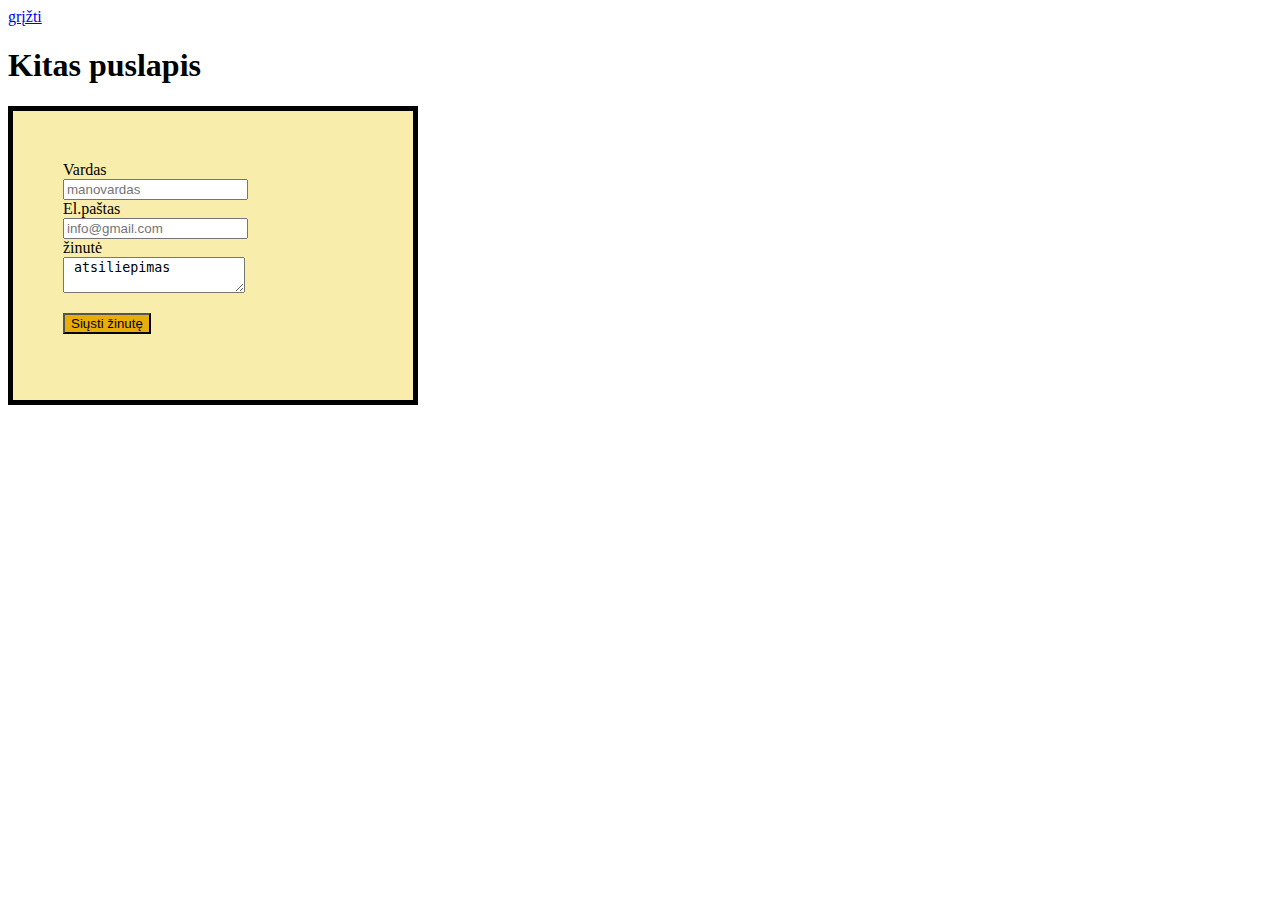
<file: Pirma pamoka/apie.html>
<!DOCTYPE html>
<html lang="en">
<head>
    <meta charset="UTF-8">
    <meta http-equiv="X-UA-Compatible" content="IE=edge">
    <meta name="viewport" content="width=device-width, initial-scale=1.0">
    <title>Apie</title>
</head>
<body>
    <a href="/Pirma pamoka/index.html">grįžti</a>
    <h1>Kitas puslapis</h1>
    <form action="login" style="background-color: rgba(241, 215, 66, 0.445);padding: 50px; width:300px; text-align: left; border: 5px solid black;">
        <div>
            <div>
                <Label>Vardas</Label> <br>
                <input type="text" placeholder="manovardas">

            </div>
            <div>
                <Label>El.paštas</Label> <br>
                <input type="text" placeholder="info@gmail.com">

            </div>
            <div>
                <Label>žinutė</Label><br>
                <textarea> atsiliepimas</textarea>
                <br>
            </div>
        </div>
            <button style="margin:16px 0px 16px; background-color: rgb(233, 173, 10);">Siųsti žinutę</button>
        
    </form>
    
</body>
</html>
</file>
<file: 04-pamoka/style.css>
*{ margin:0;
    font-family: 'Inter', sans-serif;
}

b,span,h1,h3,a{
    font-weight: 700;
}
img{
    width: 603px;
    object-fit: cover;
}
h1,h2,span{
    color: rgba(12, 112, 212, 1);
    margin: 16px 0px;

}
h1{
    padding: 16px;
    border: solid 4px;
    width: fit-content;
  
}
.qoute{
    background-color: rgba(194, 223, 255, 1);
    padding: 36px 27px; 
    width: fit-content;
    margin: 74px 0px;

}
.line{
    height: 4px;
    width: 953px;
    color: rgba(12, 112, 212, 1);
    background-color: rgba(12, 112, 212, 1);
    border: none;
    margin-top: 15px;
    margin-bottom: 30px;
}
 .pics2 img{
    margin-top: 24px;
    width: 477px;
    margin-right: 15px;
 }

 .round-80px{
    margin-top: 93px ;
    border-radius: 80px 0px 80px 0px;
    width: 751px;
 }
 .round img{
    margin-top: 50px;
    border-radius: 24px;
    height: 268px;
    margin-bottom: 24px;
 }
 .size-897px{
    width: 897px;
 }
 
 .size-781px{
    width: 781px;
 }
 p{
    font-size: 20px;
    line-height:  28px;
    margin: 16px 0px;
}
 .button{
    background-color: rgba(140, 14, 172, 1);
    color: white;
    font-weight: 700;
    padding: 8px 16px;
    text-decoration: none;
    border-radius: 8px;
    margin-bottom: 30px;
 }
</file>
<file: atsiskaitymas_Zmitravičiūtė/style.css>
* {
  margin: 0;
  box-sizing: border-box;
  font-family: "Roboto", sans-serif;
}
/* Navigation */
nav {
  background-color: rgba(55, 54, 54, 1);
  display: flex;
  flex-direction: column;
  align-items: center;
  justify-content: center;
  height: 80px;
}
nav .container {
  width: 1200px;
  display: flex;
  align-items: center;
  justify-content: space-between;
}
.links {
  display: flex;
  list-style: none;
  gap: 24px;
  align-items: center;
}
.links a {
  color: rgba(255, 255, 255, 1);
  text-decoration: none;
  padding: 8px;
  text-transform: uppercase;
}
.links a.active {
  border-bottom: 2px solid white;
}
/* Header */
.hero {
  display: flex;
  flex-direction: column;
  align-items: center;
  justify-content: center;
  background-color: rgba(112, 144, 233, 0.637);
  background: linear-gradient(
    rgba(112, 144, 233, 0.637),
    rgba(238, 236, 236, 0.85)
  );
  height: 536px;
}
.hero .container {
  width: 1200px;
  display: flex;
  align-items: center;
  justify-content: space-between;
  padding: 88px 0px;
}
.hero-content {
  width: 584px;
}
.hero .container img {
  width: 386px;
  height: 360px;
  object-fit: cover;
  border-radius: 23px;
}
h1 {
  font-size: 40px;
  font-weight: 700;
  line-height: 48px;
}
.hero p span {
  font-size: 16px;
  font-weight: 600;
  line-height: 24px;
}
.hero p {
  font-size: 16px;
  font-weight: 400;
  line-height: 24px;
  margin: 8px 0 24px 0;
}
.btn {
  display: block;
  width: fit-content;
  text-decoration: none;
  text-transform: uppercase;
  background: rgba(85, 82, 82, 1);
  border-radius: 8px;
  padding: 16px 32px;
  color: White;
  border: none;
}
.btn:hover {
  background: rgb(65, 61, 61);
}

/* News section */
h2 {
  font-size: 36px;
  font-weight: 700;
  line-height: 40px;
  margin-bottom: 24px;
}
.news-section {
  display: flex;
  flex-direction: column;
  align-items: center;
  justify-content: center;
  background-color: rgba(248, 248, 248, 1);
}
.news-section .container {
  width: 1200px;
  display: flex;
  flex-direction: column;
  justify-content: space-between;
  padding: 72px 0 88px 0;
}
.cards-wrapper {
  display: flex;
  gap: 32px;
  margin-bottom: 40px;
}
.card {
  display: flex;
  flex-direction: column;
  border-radius: 16px;
  overflow: hidden;
  width: 100%;
  background-color: rgba(218, 216, 216, 1);
}
.middle {
  border: 4px solid rgb(82, 28, 233);
}
.card img {
  height: 224px;
  object-fit: cover;
}
.card article {
  width: 100%;
  padding: 16px;
}
.card h3 {
  font-size: 24px;
  font-weight: 700;
  line-height: 24px;
  height: 72px;
}
.card p {
  margin-top: 8px;
  font-size: 18px;
  font-weight: 400;
  line-height: 24px;
  color: rgba(0, 0, 0, 1);
}
.card p a {
  font-size: 18px;
  font-weight: 500;
  line-height: 24px;
  color: rgba(11, 123, 226, 1);
}
.card p span {
  font-size: 18px;
  font-weight: 400;
  line-height: 24px;
  color: rgba(174, 10, 177, 1);
}
.more {
  width: 100%;
  display: flex;
  align-items: center;
  justify-content: center;
}
.secondary-btn {
  display: block;
  width: fit-content;
  text-decoration: none;

  padding: 16px 32px;
  border: solid 1px black;
  background-color: white;
  color: black;
  border-radius: 8px;
  width: fit-content;

  font-size: 18px;
  font-weight: 500;
  line-height: 24px;
  transition: all 0.3s;
}
.secondary-btn:hover {
  background: linear-gradient(rgba(32, 153, 69, 0.85), rgba(12, 25, 207, 0.85));
  color: white;
}

/* Podcast section */
.Podcast-section {
  display: flex;
  align-items: center;
  justify-content: center;
  width: 100%;
  height: 496px;
  background: linear-gradient(
      rgba(105, 219, 139, 0.5),
      rgba(237, 244, 255, 0.85)
    ),
    url("img/img3.jpg");

  background-size: cover;
  background-position: 0 40%;

  position: relative;
}
.podcast-content {
  display: flex;
  flex-direction: column;
  align-items: center;
  text-align: center;
  width: 30%;
}
.podcast-content h2 {
  text-transform: uppercase;
  font-size: 36px;
  font-weight: 700;
  line-height: 40px;
}
.podcast-content p {
  font-size: 16px;
  font-weight: 400;
  line-height: 24px;
  margin-bottom: 33px;
}
.circle {
  position: absolute;
  left: 70px;
  bottom: 328px;
  z-index: 1;
  width: 240px;
  height: 240px;
  background: linear-gradient(rgba(32, 153, 69, 1), rgba(12, 25, 207, 1));
  /* background-color: rgba(217, 217, 217, 1); */
  border-radius: 200px;
}
.sm {
  position: absolute;
  left: -40px;
  top: -23px;
  z-index: 1;
  width: 128px;
  height: 128px;
  /* background-color: rgba(174, 173, 173, 1); */
  background: linear-gradient(
    rgba(179, 146, 55, 0.95),
    rgba(12, 25, 207, 0.95)
  );

  border-radius: 200px;
}
.round-squore {
  position: absolute;
  right: 70px;
  bottom: -63px;

  background: linear-gradient(rgba(32, 153, 69, 0.85), rgba(12, 25, 207, 0.85));
  width: 207px;
  height: 207px;
  border-radius: 50px;
  transform: rotate(45deg);
}
/* Galery section */
.galery-section {
  display: flex;
  flex-direction: column;
  align-items: center;
  justify-content: center;
  background-color: rgba(248, 248, 248, 1);
  height: 648px;
}
.galery-section .container {
  width: 1200px;
  display: flex;
  flex-direction: column;
  justify-content: center;
}
.galery-content {
  width: 100%;
  display: flex;
  gap: 32px;
}
.color-block-round {
  width: 100%;
  height: 336px;
  background: linear-gradient(rgba(32, 153, 69, 0.8), rgba(12, 25, 207, 1));
  border-radius: 100px 0px;
}

.img-round {
  border-radius: 50px 0px;
  height: 336px;
  width: 100%;
  object-fit: cover;
}
.Newsletter-section {
  display: flex;
  flex-direction: column;
  align-items: center;
  justify-content: center;
  height: 368px;
  background: linear-gradient(rgba(85, 160, 108, 0.6), rgba(255, 255, 255, 0.6)),
    url("img/img5.jpg");
  background-size: cover;
  background-position: 40% 20%;

  /* background: #c4c4c4; */
}
.Newsletter-section .container {
  width: 687px;
  display: flex;
  flex-direction: column;
  align-items: center;
  justify-content: center;
  text-align: center;
  height: 368px;
}
.Newsletter-section p {
  margin: 16px 0 24px 0;
  width: 481px;
}
/* Footeris */
footer {
  background-color: rgba(55, 54, 54, 1);
  display: flex;
  flex-direction: column;
  align-items: center;
  justify-content: center;
  height: 224px;
}
footer .container {
  width: 1200px;
  display: flex;
  flex-direction: column;
  justify-content: center;
  color: rgba(255, 255, 255, 1);
}
footer .container .copyrigth {
  display: flex;
  justify-content: center;
  align-items: center;
}

.logoandsocial {
  display: flex;
  justify-content: space-between;
  margin-bottom: 72px;
}
.social-media {
  display: flex;
  gap: 16px;
}
</file>
<file: 03-pamoka/style.css>
*{ margin:0;
}
.card-black{
width: 350px;
box-shadow: 0 4px 8px 0 rgba(0, 0, 0, 0.2), 0 6px 20px 0 rgba(0, 0, 0, 0.19);
border-radius: 24px;
overflow: hidden;
}
.card-black img{
    width: 100%;
}
.card-black article{
     padding: 30px;
            margin: 0;}
            .card-black p{
                margin-bottom: 30px; }
         
            .button {
                background-color:black;
                 color: white;
                 padding: 8px 16px;
                 text-decoration: none;
                 margin: 20px 0px;}

                 .button:hover{
                    background-color: blue;
                 }

      .imgflex{
        padding: 50px;
        margin: 20px;
        text-align: center;}

       .imgflex img{ 
        margin:20px;
        width: 600px ;
}
</file>
<file: 04-pamoka/style2.css>
*{
    margin:0;
    box-sizing: border-box;
    font-family: 'Inter', sans-serif;
}

/* hero section */
nav{
    display:flex;
    width: 100%;
    height: 56px;
    justify-content: space-between;
    align-items: center;
    padding: 0px 16px;
    box-shadow: 0 2px 4px 0 rgba(0,0,0,.2);
}
.site-logo{
    height: 30px;
}
.menu-items{
    display:flex;
    list-style: none;
}
header{
    height: 100vh;
    overflow: hidden;
}
a{
 color: black;
}
.bold{
    text-transform: uppercase;
    font-weight: 700;
    letter-spacing: 3px;
}
.menu-items a{
    display: flex;
    align-items: center;
    text-decoration: none;

    height: 100%;
    padding: 16px;
}
.fade:hover{
    opacity: .65;
}
nav svg{
    height: 24px;
    fill: #000;
}
.menu-items .active{
   background-color: black; 
   color: white; 
   width: inherit;
   text-transform: uppercase;
   text-decoration: none;
   font-weight: 700;
   letter-spacing: 2px;
   font-size: 14px;
   background-image: linear-gradient(#fc0,#fc0);
   background-position: -100% 0;
   background-repeat: no-repeat;
   background-size: 0% 100%;   
   transition: background-size .3s ease-in;
   border-bottom: 1px solid white;

}
.menu-items .active:hover{    
    background-size: 100% 100%;
    color: rgb(3, 3, 3);
}
.menu-items img{
    height: 24px;
    margin: 0px 16px;
}
.hero{
    background-color: rgb(3, 3, 3);
    height: calc(100vh - 56px);
    display: flex;
}
.image{
    background: url(img2/img1.png);
    background-size:cover;
    background-position: 40% 0;
   
    width: 50%;
}
.text{
    color: white;
    display: flex;
    flex-direction: column;
    text-align: left;
    width: 500px;
    justify-content: center;
    padding: 50px;
}
.text a{
    color: white;
    border-left: 3px solid rgb(255, 209, 23);
    border-right: 3px solid rgb(255, 209, 23);
    padding: 0px 16px;
    width: fit-content;
    font-weight: 700;
    font-size: 20px;
    text-decoration: none;
    margin-bottom: 16px;
}
.text a:hover{
    
    color: white;
    text-decoration: underline;
    text-decoration-thickness: 3px;

}
.text h1{
    margin-bottom: 16px;
    
}
.text p{
    font-size: 19px;
    line-height: 1.25;
}

/* main article content */
.main-content{
    display: flex;
    justify-content: center;
}
.main-content article p{
    margin: 24px 0px;
    font-size: 20px;
    line-height: 1.5;
}
.main-content article h3{
    font-size: 24px;
    line-height: 1.5;
}
.main-content article{
    display: block;
    align-items: center;
    margin-top: 16px;
    width: 40%;
}
.main-content article .photo-heading{
    font-size: 14px;
    margin-bottom: 16px;
}
.main-content article .author{
    font-size: 14px;
}
.main-content article .date{
    padding: 16px 0;
}
.main-content article span,.main-content article .date{
    text-transform: uppercase;
    font-size: 14px;
    letter-spacing: 2px;
    color: rgb(105, 105, 105);
}
.line{
    height: 1px;
    background-color: rgba(173, 171, 171, 0.575);
}
.video{
    text-align: center;
}
.video iframe{
    width: 100%;
    padding: 16px;
}

.share{
    display: flex;
    justify-content: space-between;
}
.socmedia{
    display: flex;
    align-items: center;  
}
.socmedia a{
    padding: 16px;
    border: none;
}
.socmedia svg{
    fill: black;
}
.socmedia a:hover svg{
    fill: #FFD117;
}
.author{
      text-transform: uppercase;
      letter-spacing: 2px;
}

.main-content article img{
    transform: translate(-20%);
}
.yellow{
    background-color: #FFD117;
    height:4px;
    width: 60px;
}
.link-yellow{
    background-image: linear-gradient(#fc0,#fc0);
    background-position: 0 100%;
    background-repeat: no-repeat;
    background-size: 100% 0;   
    border-bottom: 2px solid #fc0;
    text-decoration: none;
    transition: background-size .125s ease-in;
}
.link-yellow:hover{
    background-size: 100% 100%;
    color: #000;
}

.btn-social{
    margin-top: 20px;
    display: flex;
    flex-direction: row;
    justify-content: center;  
    gap: 16px; 
    width: 100%;
}
.btn{
    display: flex;
    align-items: center;
    justify-content: center;
    gap: 16px;

    text-transform: uppercase;
    text-decoration: none;
    font-weight: 700;
  
    padding: 8px 32px;
    width: 100%;

    border: 1px solid #e6e6e6;
    background: transparent;

    width: inherit;
    background-position: -100% 0;
    background-repeat: no-repeat;
    background-size: 0% 100%;   
    transition: background-size .3s ease-in;   
}
.facebook{
    background-image: linear-gradient(rgba(59, 89, 152, 1),rgba(59, 89, 152, 1));
}
.twitter{
    background-image: linear-gradient(rgba(85, 172, 238, 1),rgba(85, 172, 238, 1));
}
.email{
    background-image: linear-gradient(rgb(0, 0, 0),rgb(0, 0, 0));
}
.btn:hover{
    background-size: 100% 100%;
    color: white;
}
.btn svg{
    fill:black;
    transition: all .2s ease-in;   
}
.btn:hover svg{
    fill:white;
}


/* read next section */
.read-next{
    margin: 80px 0px;
    display: flex;
    justify-content: center;
    
}
.read-next >div{
    width: 60%;
}
.read-next h2 {
    margin-bottom: 24px;
    font-size: 40px;
    text-transform: uppercase;
    padding: 0px 16px;
    border-left: 4px solid #fc0;
}
.m-article {
    display: flex;
    align-items:start;
    
}
.m-article img{
    height: 400px;
    object-fit: cover;
}
.m-article article{
padding: 0px 30px;
width: 50%;
}
.m-article p{
    margin-top: 16px;
    font-size: 24px;
    line-height: 1.5;

}
 .new-link{
    font-size: 40px;
    text-decoration: none;
 }
 .m-article:hover .new-link{
    color: rgb(121, 121, 121);
    cursor: pointer;
 }

 .article-group{
    display: flex;
    gap: 8px;
    margin-top: 24px;
 }
 
.s-article{
    display: flex;
    width: 100%;
    align-items: start;
    justify-content: center;
}
.s-article img{
    height: 110px;
    width: 110px;
    object-fit: cover;
}
.s-article div{
    padding: 0px 24px;  
}
.title{
    display: block;
    text-transform: uppercase;
    letter-spacing: 3px;
    color: rgb(88, 88, 88);
    font-weight: 400;
    font-size: 14px;
    text-decoration: none;
    margin-bottom: 8px;
}
.title:hover{
   text-decoration: underline;
}
.news-link{
    text-decoration: none;
    text-transform:capitalize;
    font-weight: 700;
    font-size: 16px;
    line-height: 1.5;
}
.s-article:hover .news-link{
    border-bottom: #fc0 solid 2px;
}
</file>
<file: Nationalgeographic/style2.css>
* {
  margin: 0;
  box-sizing: border-box;
  font-family: "Inter", sans-serif;
}
/* hero section */
nav {
  display: flex;
  width: 100%;
  height: 56px;
  justify-content: space-between;
  align-items: center;
  padding: 0px 16px;
  border-bottom: 1px solid #e6e6e6;
}
.site-logo {
  height: 30px;
}
.menu-items {
  display: flex;
  list-style: none;
}
header {
  height: 100vh;
  overflow: hidden;
}
a {
  color: black;
}
.bold {
  text-transform: uppercase;
  font-weight: 700;
  letter-spacing: 3px;
}
.menu-items a {
  display: flex;
  align-items: center;
  text-decoration: none;

  height: 100%;
  padding: 16px;
}
.fade:hover {
  opacity: 0.65;
}
nav svg {
  height: 24px;
  fill: #000;
}
.menu-items .active {
  background-color: black;
  color: white;
  width: inherit;
  text-transform: uppercase;
  text-decoration: none;
  font-weight: 700;
  letter-spacing: 2px;
  font-size: 14px;
  background-image: linear-gradient(#fc0, #fc0);
  background-position: -100% 0;
  background-repeat: no-repeat;
  background-size: 0% 100%;
  transition: background-size 0.3s ease-in;
  border-bottom: 1px solid white;
}
.menu-items .active:hover {
  background-size: 100% 100%;
  color: rgb(3, 3, 3);
}
.menu-items img {
  height: 24px;
  margin: 0px 16px;
}
.hero {
  background-color: rgb(3, 3, 3);
  height: calc(100vh - 56px);
  display: flex;
}
.image {
  background: url(img2/img1.png);
  background-size: cover;
  background-position: 40% 0;

  width: 50%;
}
.text {
  color: white;
  display: flex;
  flex-direction: column;
  text-align: left;
  width: 500px;
  justify-content: center;
  padding: 50px;
}
.text a {
  color: white;
  border-left: 3px solid rgb(255, 209, 23);
  border-right: 3px solid rgb(255, 209, 23);
  padding: 0px 16px;
  width: fit-content;
  font-weight: 700;
  font-size: 20px;
  text-decoration: none;
  margin-bottom: 16px;
}
.text a:hover {
  color: white;
  text-decoration: underline;
  text-decoration-thickness: 3px;
}
.text h1 {
  margin-bottom: 16px;
}
.text p {
  font-size: 19px;
  line-height: 1.25;
}

/* main article content */
.main-content {
  display: flex;
  justify-content: center;
}
.main-content article p {
  margin: 24px 0px;
  font-size: 20px;
  line-height: 1.5;
}
.main-content article h3 {
  font-size: 24px;
  line-height: 1.5;
}
.main-content article {
  display: block;
  align-items: center;
  margin-top: 16px;
  width: 40%;
}
.main-content article .photo-heading {
  font-size: 14px;
  margin-bottom: 16px;
}
.main-content article .author {
  font-size: 14px;
}
.main-content article .date {
  padding: 16px 0;
}
.main-content article span,
.main-content article .date {
  text-transform: uppercase;
  font-size: 14px;
  letter-spacing: 2px;
  color: rgb(105, 105, 105);
}
.line {
  height: 1px;
  background-color: rgba(173, 171, 171, 0.575);
}
.video {
  text-align: center;
}
.video iframe {
  width: 100%;
  padding: 16px;
}

.share {
  display: flex;
  justify-content: space-between;
}
.socmedia {
  display: flex;
  align-items: center;
}
.socmedia a {
  padding: 16px;
  border: none;
}
.socmedia svg {
  fill: black;
}
.socmedia a:hover svg {
  fill: #ffd117;
}
.author {
  text-transform: uppercase;
  letter-spacing: 2px;
}

.main-content article img {
  transform: translate(-20%);
}
.yellow {
  background-color: #ffd117;
  height: 4px;
  width: 60px;
}
.link-yellow {
  background-image: linear-gradient(#fc0, #fc0);
  background-position: 0 100%;
  background-repeat: no-repeat;
  background-size: 100% 0;
  border-bottom: 2px solid #fc0;
  text-decoration: none;
  transition: background-size 0.125s ease-in;
}
.link-yellow:hover {
  background-size: 100% 100%;
  color: #000;
}

.btn-social {
  margin-top: 20px;
  display: flex;
  flex-direction: row;
  justify-content: center;
  gap: 16px;
  width: 100%;
}
.btn {
  display: flex;
  align-items: center;
  justify-content: center;
  gap: 16px;

  text-transform: uppercase;
  text-decoration: none;
  font-weight: 700;

  padding: 8px 32px;
  width: 100%;

  border: 1px solid #e6e6e6;
  background: transparent;

  width: inherit;
  background-position: -100% 0;
  background-repeat: no-repeat;
  background-size: 0% 100%;
  transition: background-size 0.3s ease-in;
}
.facebook {
  background-image: linear-gradient(rgba(59, 89, 152, 1), rgba(59, 89, 152, 1));
}
.twitter {
  background-image: linear-gradient(
    rgba(85, 172, 238, 1),
    rgba(85, 172, 238, 1)
  );
}
.email {
  background-image: linear-gradient(rgb(0, 0, 0), rgb(0, 0, 0));
}
.btn:hover {
  background-size: 100% 100%;
  color: white;
}
.btn svg {
  fill: black;
  transition: all 0.2s ease-in;
}
.btn:hover svg {
  fill: white;
}

/* read next section */
.read-next {
  margin: 80px 0px;
  display: flex;
  justify-content: center;
}
.read-next > div {
  width: 60%;
}
.read-next h2 {
  margin-bottom: 24px;
  font-size: 40px;
  text-transform: uppercase;
  padding: 0px 16px;
  border-left: 4px solid #fc0;
}
.m-article {
  display: flex;
  align-items: start;
}
.m-article img {
  height: 400px;
  object-fit: cover;
}
.m-article article {
  padding: 0px 30px;
  width: 50%;
}
.m-article p {
  margin-top: 16px;
  font-size: 24px;
  line-height: 1.5;
}
.new-link {
  font-size: 40px;
  text-decoration: none;
}
.m-article:hover .new-link {
  color: rgb(121, 121, 121);
  cursor: pointer;
}

.article-group {
  display: flex;
  gap: 8px;
  margin-top: 24px;
}

.s-article {
  display: flex;
  width: 100%;
  align-items: start;
  justify-content: center;
}
.s-article img {
  height: 110px;
  width: 110px;
  object-fit: cover;
}
.s-article div {
  padding: 0px 24px;
}
.title {
  display: block;
  text-transform: uppercase;
  letter-spacing: 3px;
  color: rgb(88, 88, 88);
  font-weight: 400;
  font-size: 14px;
  text-decoration: none;
  margin-bottom: 8px;
}
.title:hover {
  text-decoration: underline;
}
.news-link {
  text-decoration: none;
  text-transform: capitalize;
  font-weight: 700;
  font-size: 16px;
  line-height: 1.5;
}
.s-article:hover .news-link {
  border-bottom: #fc0 solid 2px;
}
/* cta */
.cta {
  display: flex;
  flex-direction: column;
  align-items: center;
  padding: 60px;
  height: 302px;
  background: linear-gradient(rgba(0, 0, 0, 0.5), rgba(0, 0, 0, 0.4)),
    url("img2/MossForest.adapt.885.1.webp");
  background-size: cover;
  background-position-x: 50%;
  background-position-y: center;
  background-repeat: no-repeat;
  color: white;
}
.cta h2 {
  font-size: 32px;
  margin: 16px 0;
}
.cta p {
  font-size: 18px;
  padding-bottom: 16px;
}

.cta .btn {
  background-color: #fc0;
  color: black;
  width: inherit;
  text-transform: uppercase;
  text-decoration: none;
  font-weight: 700;
  letter-spacing: 2px;
  font-size: 14px;
  background-image: linear-gradient(rgb(255, 255, 255), rgb(255, 255, 255));
  background-position: -100% 0;
  background-repeat: no-repeat;
  background-size: 0% 100%;
  transition: background-size 0.3s ease-in;
  border: none;
  height: 58px;
  width: 440px;
}

.cta .btn:hover {
  background-size: 100% 100%;
}
/* Neswletter */
.neswletter {
  background-color: rgba(247, 247, 247, 1);
  padding: 60px;
  display: flex;
  flex-direction: column;
  align-items: center;
}
.neswletter > div {
  width: 60%;
}
.neswletter h1 {
  text-transform: uppercase;
  font-weight: 700;
  letter-spacing: 3px;
  font-size: 38px;
  margin-bottom: 15px;
}
.neswletter .cards-container {
  display: flex;
  flex-wrap: wrap;
}
.neswletter .card {
  width: 30%;
  margin: 16px 8px;
}
.neswletter .card img {
  display: block;
  height: 165px;
  width: 100%;
  object-fit: cover;
}
.neswletter .card .fonas {
  display: flex;
  flex-direction: column;
  justify-content: space-between;
  background-color: rgb(255, 255, 255);
  height: 300px;
  padding: 15px 20px 30px;
}
.neswletter .card article {
  width: 100%;
}
.neswletter .card h3 {
  font-size: 22px;
  font-weight: 700;
  letter-spacing: 0.1px;
  line-height: 25px;
  margin-bottom: 10px;
  margin-top: 24px;
}
.neswletter .card p {
  font-size: 15px;
  line-height: 24px;
  margin: 21px 0;
}
.neswletter .card .mygtukai {
  display: flex;
  align-items: center;
  justify-content: space-between;
}
.neswletter .card button {
  background-color: #fc0;
  padding: 8px 16px;
  border: none;
}

/* footer */
footer {
  display: flex;
  justify-content: center;
  flex-wrap: wrap;
  background-color: #000;
  color: white;
  padding: 60px 0 20px 0;
  position: relative;
}
footer .row-links {
  width: 60%;
  display: flex;
  justify-content: space-between;
  align-items: flex-start;
}
footer .column {
  display: flex;
  flex-direction: column;
  justify-content: center;
}
footer ol {
  list-style: none;
  margin: 0;
  padding: 0;
}
footer li {
  padding: 8px 0;
}
footer a {
  font-size: 14px;
  color: white;
  text-decoration: none;
}
footer .socmedia {
  display: flex;
  flex-direction: row;
}
footer .socmedia a {
  padding-top: 20px;
  padding: 0;
  padding-right: 8px;
}
footer .socmedia svg {
  fill: white;
}
footer .bottom {
  display: flex;
  align-items: center;
}
footer h4 {
  margin-bottom: 17px;
  font-size: 14px;
}
footer .bottom p {
  font-size: 14px;
  color: rgba(153, 153, 153, 1);
}
footer .column svg {
  height: 24px;
}
footer a:hover {
  text-decoration: underline;
}
footer .language {
  display: flex;
  align-items: center;
}
footer .language svg {
  margin-right: 8px;
}
footer .line {
  position: absolute;
  bottom: 100px;
  height: 1px;
  width: 100%;
  background-color: rgba(153, 153, 153, 0.5);
}
footer img {
  display: block;
  margin: 20px 0;
  height: 40px;
}
/* go futher */
.futher {
  background-color: #000;
  color: white;
  display: flex;
  flex-direction: column;
  align-items: center;
}
.artc-group {
  display: flex;
  flex-direction: column;
  align-items: center;
}
.crd-group {
  width: 100%;
}
.crd {
  width: 50%;
  margin-bottom: 60px;
}
.crd .title {
  color: #dfdede;
}
.crd .artc-name {
  color: white;
  text-decoration: none;
  font-weight: 700;
}

figure {
  height: 200px;
  overflow: hidden;
  margin-bottom: 16px;
}
.crd img {
  width: 100%;
  -webkit-transform: scale(1);
  transform: scale(1);
  -webkit-transition: 0.3s ease-in-out;
  transition: 0.3s ease-in-out;
}
.crd:hover img {
  -webkit-transform: scale(1.1);
  transform: scale(1.1);
}
</file>
<file: paloma/style.css>
/* common */
*{
    margin: 0;
    font-family: 'Inter', sans-serif;
    box-sizing: border-box;
}
body{ 
    text-align: center;
}
button{
    text-transform:uppercase;  
    color: black;
    background-color: white;
    border: none;
    border-radius: 2px;
    padding: 16px 32px;
    letter-spacing: 2px;
}
button:hover{
    background-color: rgb(168, 164, 164);
}
.wawe{
    height: 12px;
}
.green{
    margin-top: 30px;
    padding: 16px 32px;
    background-color: #36473D;
    border: none;
    color: white;
    text-decoration: none;
    text-transform:uppercase;  
    border-radius: 0px;
}
.green:hover {
    background-color: rgb(55, 134, 89);
}
.section-name h3{
    font-weight: 500;
    letter-spacing: 2px;
    font-size: 20px;
    padding: 60px 0px 16px 0px;
    text-align: center;
    text-transform: uppercase;
}
.section-name{
    margin-bottom: 20px;
}
.soctinklai svg{
    fill: white;
}
.arrows{
    background-color: rgba(255, 255, 255, 0);
    border:none;
    color: none;
}
.arrows:hover{
    background-color: rgba(255, 255, 255, 0);
}
a{
    color: white;
    text-decoration: none;
    text-transform:uppercase;
}
nav a:hover{
    color:rgba(254, 244, 235, 1);
    border-bottom: 4px solid #916D52 ;
}
ol{
list-style: none;
}
p{
    line-height: 1.7;
}

 /* header */
nav{
    display:flex;
    width: 100%;
    justify-content: space-around;
    align-items: center; 
}
.Links,.soctinklai,.searchandcart{
    display:flex;
}
 .Links li{
 margin: 16px 24px;
 }
 .soctinklai li, .searchandcart li{
    margin: 8px;
 }
 .cart{
    display: flex;
    gap: 5px;
 }
header{
    background: linear-gradient(rgba(0, 0, 0, 0.6), rgba(0, 0, 0, 0.8)), url('img/img1.jpg');
    background-size: cover;
    height: 100vh;
    display: flex;
    flex-direction: column;
    justify-content: space-between;
}
h1{
    color: white;
    text-transform: uppercase;
    letter-spacing: 11px;
    font-size: 40px;
    font-weight: 500;
    padding: 8px;
}
    .wawe1{
        height: 20px;
        margin-bottom: 300px;
    }
    .more{
        color: white;
        letter-spacing: 5px;
        text-transform: uppercase;
        margin-bottom: 50px;

    }
    .more h3{
        font-weight: 500;
        padding: 16px;
    }
 /* welcome */
 .section-welcome{
    display: flex;
    flex-direction: column;
    align-items: center;
    justify-content: center;
  
 }
 .section-welcome p
 {
    width: 640px;
    letter-spacing: 3px;
    font-size: 30px;
 }
 .image-group{
    margin: 60px 16px;
    display: flex;
   justify-content:center; 
   gap: 24px; 
 }
 .image-group .colum{
    width: 350px;
 }
 .image-group img{
    width: 100%;
    object-fit: cover;
    margin-bottom: 24px;
 }

 /* what we do */
 .section-what-we-do{
    display: flex;
    flex-direction: column;
    align-items: center;
    justify-content: center;
    padding: 60px 0 120px 0;
    background-color: rgba(197, 143, 105, 1);
 }
 .section-what-we-do svg{
    height: 16px;
    fill: white; 
 }

  .colums-2{
    display: flex;
    justify-content:center;
}
.section-what-we-do .colums-2{
    gap: 120px;  
}
.colums-2 li{
    font-size: 30px;
    letter-spacing: 2px;
    line-height: 2;
    font-weight: 400;
}

  /* our story */
.section-ourstory{
    padding: 80px;
    background-color: rgba(254, 244, 235, 1);
}
.section-ourstory h4{
    font-size: 30px;
    font-weight: 400;
    margin-bottom: 16px;
    letter-spacing: 2px;
    line-height: 1.5;
    text-transform: capitalize;
}


  .colums-2 img {
    width: 400px;
    height: 450px;
    object-fit: cover;
    margin: 24px 40px;
  }
  .colums-2 article {
    text-align: left;
    width: 450px;
    }
    .colums-2{
        align-items:center;
    }
    
  /* latest love */
  .section-latestlove{
    display: flex;
    flex-direction: column;
    align-items: center;
    justify-content: center;
    background: url('img/leaves-bg.jpg');
    background-size: cover;
    padding: 80px;
  }
  .section-latestlove p{
    max-width: 900px;
    padding: 30px;
  }
  .section-latestlove h4{
   text-transform: uppercase;
   letter-spacing: 2px;
   font-weight: 500;
  }

  .Bg-testomonial{
    display: flex;
    flex-direction: column;
    align-items: center;
    justify-content: center;
    background-color: white;
    padding: 60px 30px 80px 30px;
  }
 

  /* blog */
  .section-blog{
    background-color: rgba(250, 249, 245, 1);
    padding: 60px;
  }
 
  .blogscards,.testomonial{
    display:flex; 
    justify-content: center;
}
    .card{

        display: flex;
        flex-direction: column;
        align-items: center;
        justify-content: center;

        width: 600px;
        margin: 16px;
        background-color: white;
    }
    .card:hover{
        box-shadow: 0 4px 6px 0 rgba(40, 58, 30, 0.25);
    }

    .card img{
        width: 100%;
        height: 400px;
        object-fit: cover;
    }
    .card article{
       display: flex;
       flex-direction: column;
        justify-content: center;
        align-items: center;
        padding: 24px;
        width: 500px;
    }
    .card article h3{
        text-transform:capitalize;
        letter-spacing: 2px;
        font-weight: 500;
        font-size: 26px;
       

    }
    .card article h4{
        text-transform: uppercase;
        letter-spacing: 2px;
        font-weight: 500;
        margin-bottom: 20px;
        font-size: 20px;
        line-height: 2;
    }


  /* cta */
  .section-cta{
    height: 500px;
    display: flex;
    flex-direction: column;
    align-items: center;
    justify-content: center;
    background-color: rgba(34, 34, 34, 1);
    color: white;  
}
.section-cta h2{
    font-weight: 400;
    letter-spacing: 2px;
    line-height: 150%;
    width: 500px;
    font-size: 30px;
    margin-bottom:24px ;
}

/* contacts */
.contacts{
    display: flex;
    height: 500px;
 }
 .instagram{
     width: 50%;
     position: relative;
 }
 .instagram div{
    display: flex; 
 }
 .instagram img{
    width: 100%;
    flex: 1;
    height: 250px;
    object-fit: cover;
 }
 .hide{
    opacity: 0;
    transition: 0.2s all;
    position: absolute;
    left: 50%;
    top: 50%;
    transform: translate(-50%, -50%);
 }

 .instagram:hover .hide {
   opacity: 1;
 }

 .singup{
    display: flex;
    flex-direction: column;
    align-items: center;
    justify-content: center;
    background-color: rgba(194, 140, 103, 0.9) ;
     background-image: linear-gradient(rgba(194, 140, 103, 0.9), rgba(194, 140, 103, .95)), url(img/patern.svg);
     background-size: 250%;
     background-position: 25% 25%;
     width: 50%;
 }
 .singup h3{
    font-weight: 400;
    letter-spacing: 2px;
    line-height: 150%;
    width: 500px;
    font-size: 30px;
    margin-bottom:24px ;
    text-transform: capitalize;

 }
 .singup input{
    display: block;
    height: 46px;
    width: 360px;
    margin-right: 8px;
    padding: 16px;
    font-size: 20px;
 }
 .singup input:focus{
    border: solid 4px #36473D;
    outline: none;

 }
 .singup input::placeholder {
   text-align: center;
   font-size: 20px;
    color: black;
}

/* footer */
footer{
   background-color: rgba(254, 243, 235, 1);
   text-transform: uppercase;
    display:flex;
    justify-content: space-between;
    align-items: center;
    letter-spacing: 2px;
    font-size: 12px;
    padding: 16px 24px ;
    overflow: hidden;
}
footer ol{
    display: flex;
}
footer a{
margin-right: 20px;
color: black;
}
footer a:hover{
   color:#378659;
}
</file>
